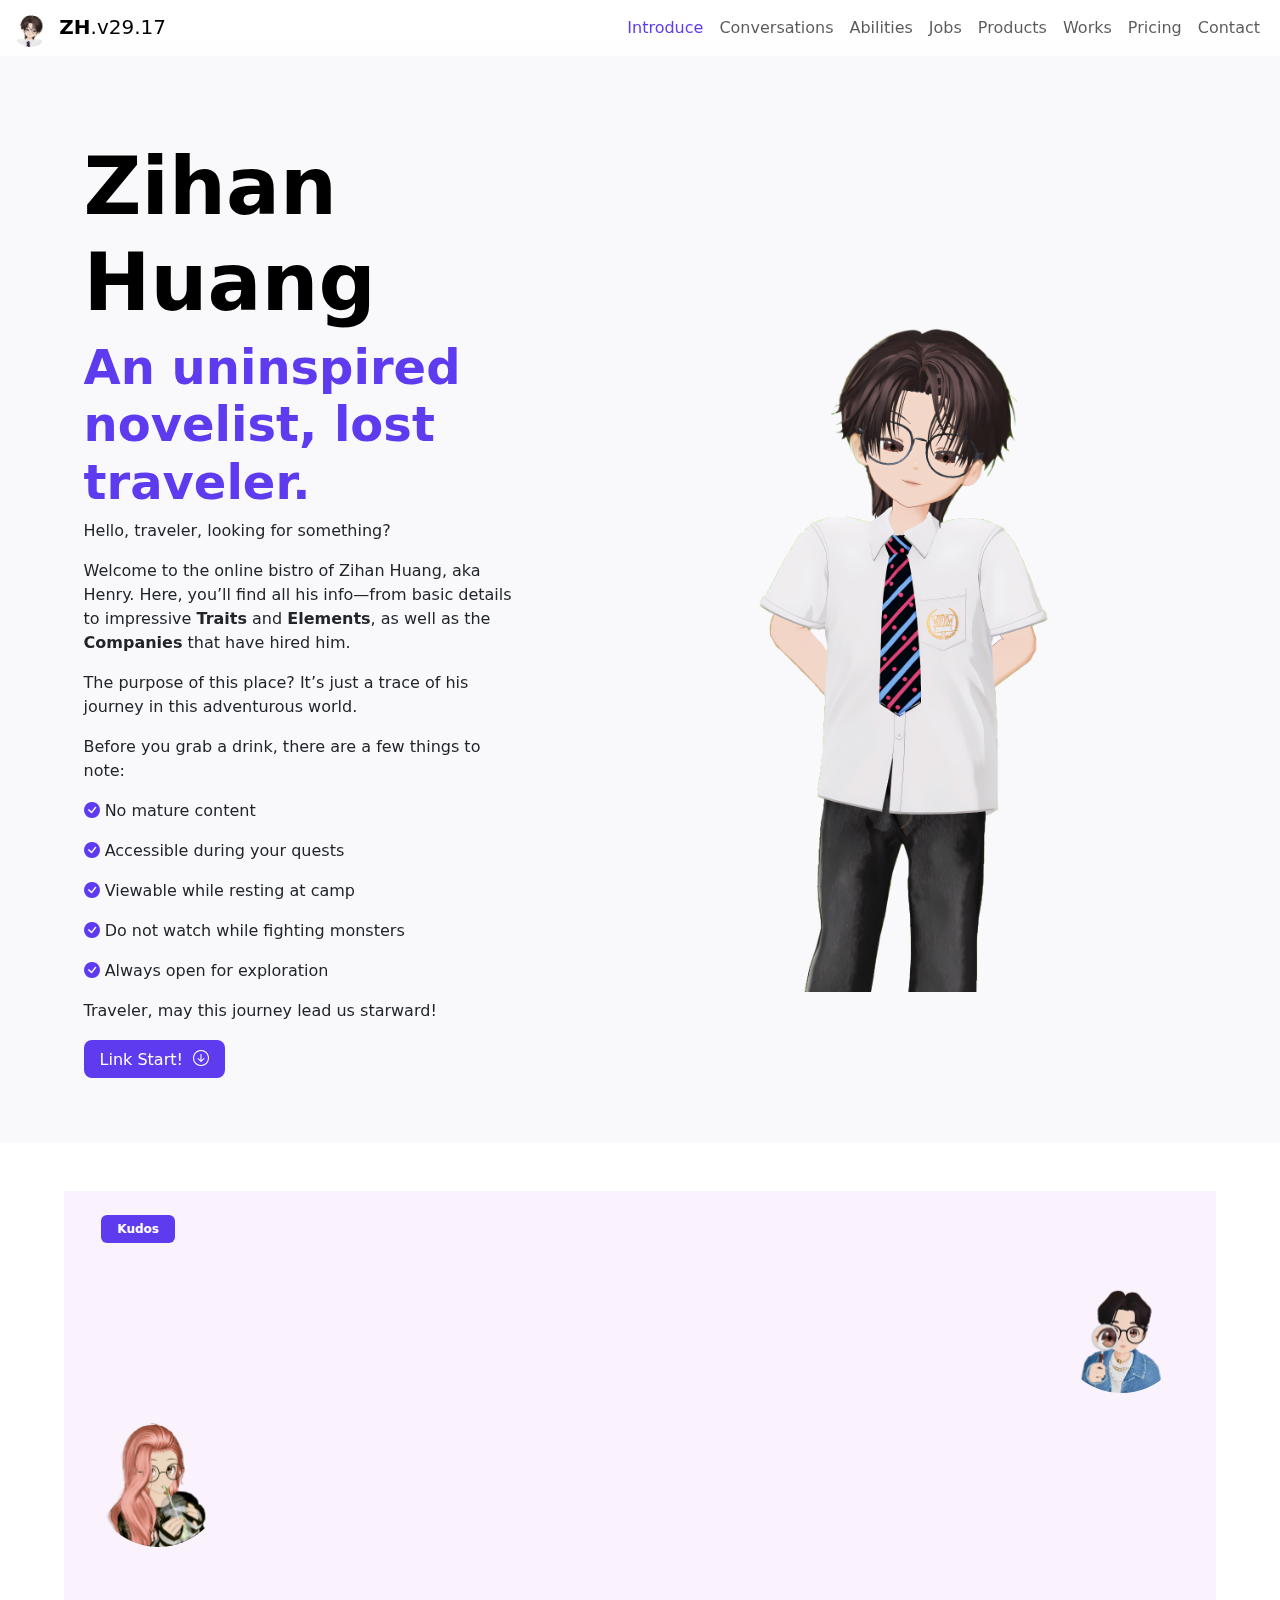
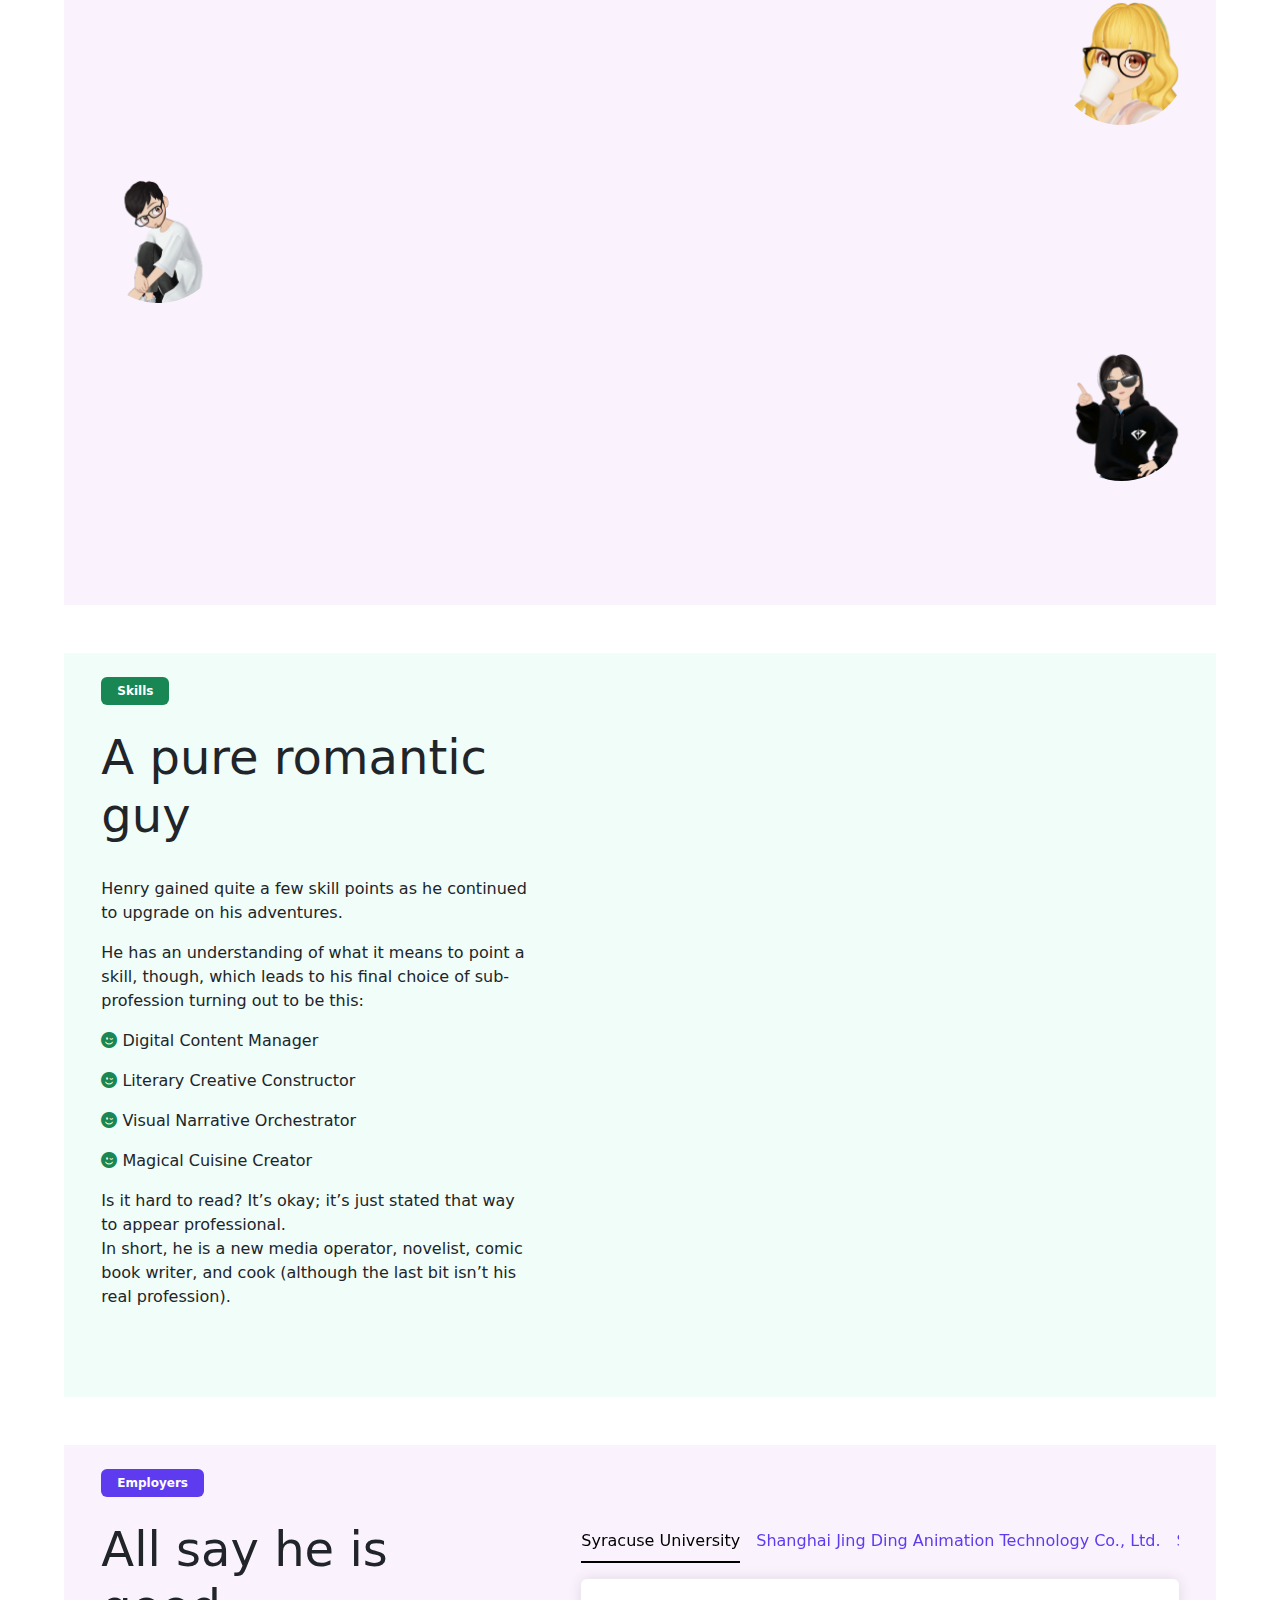
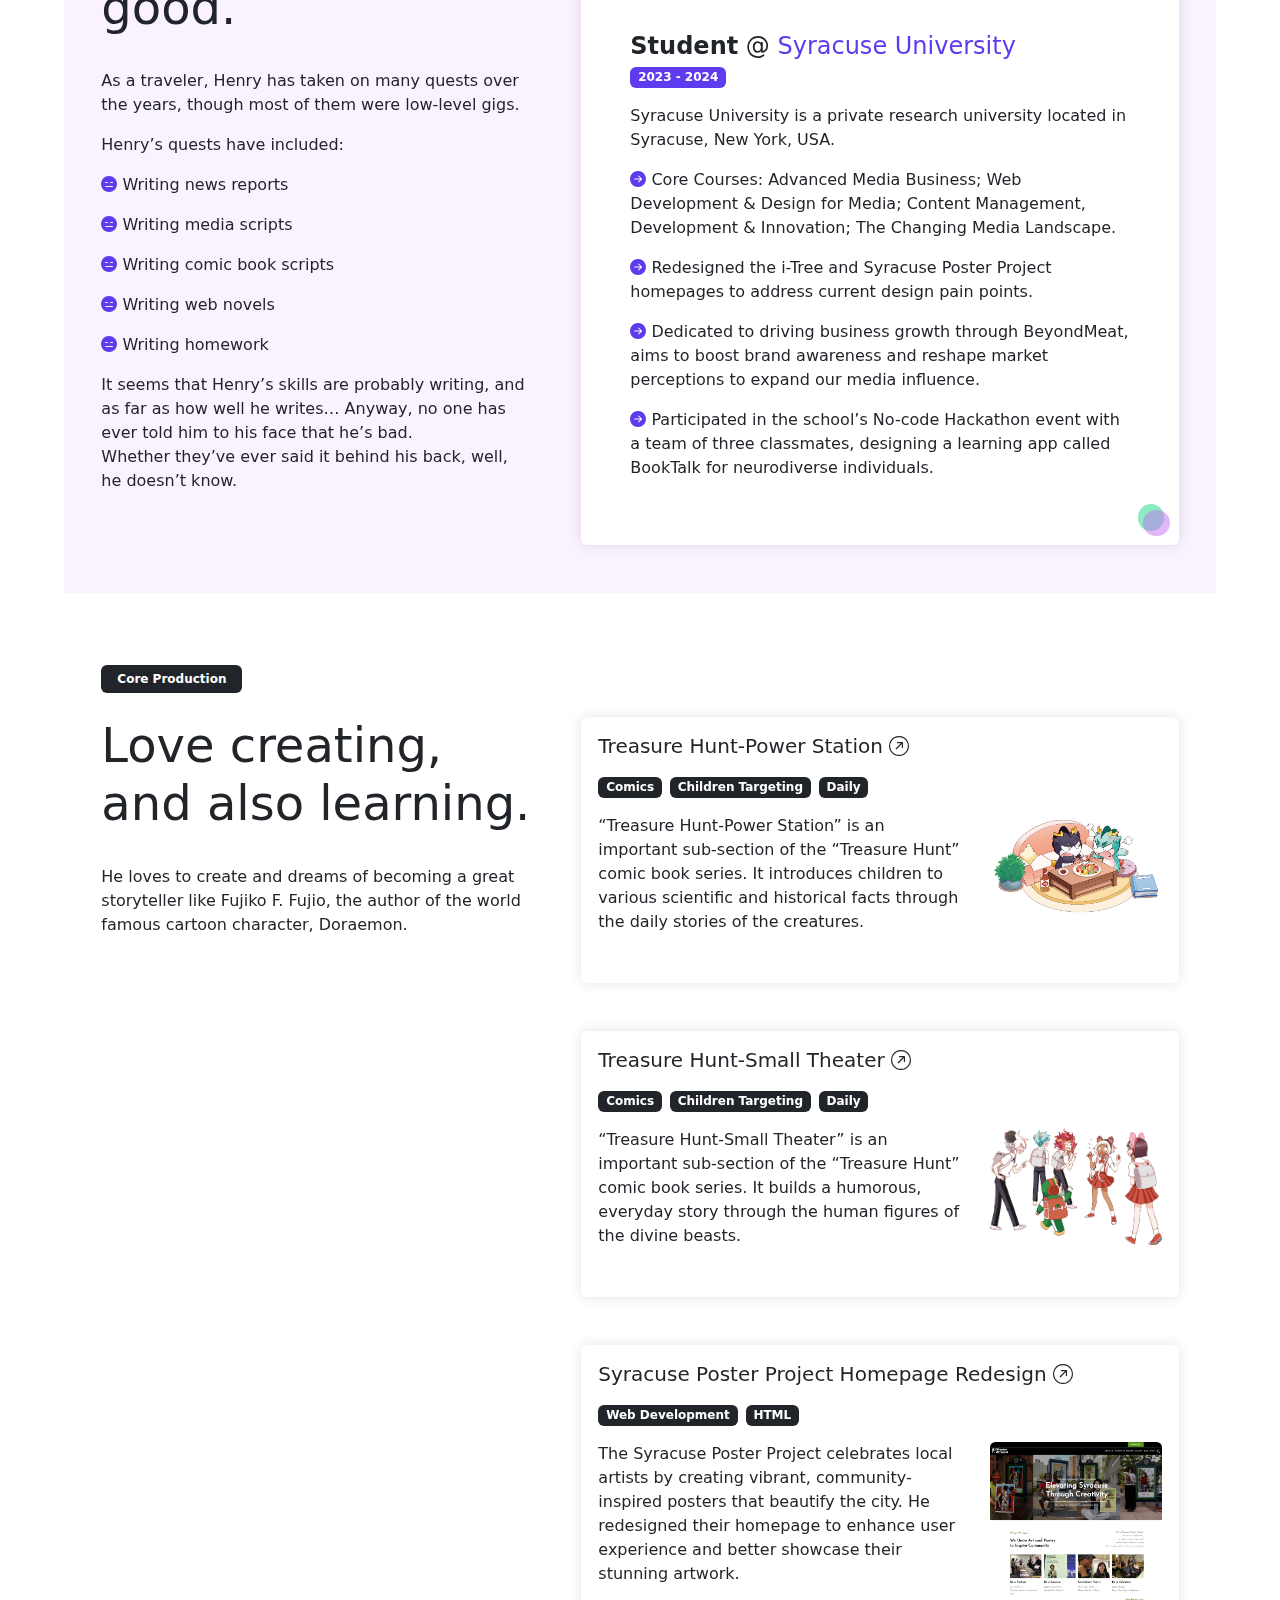
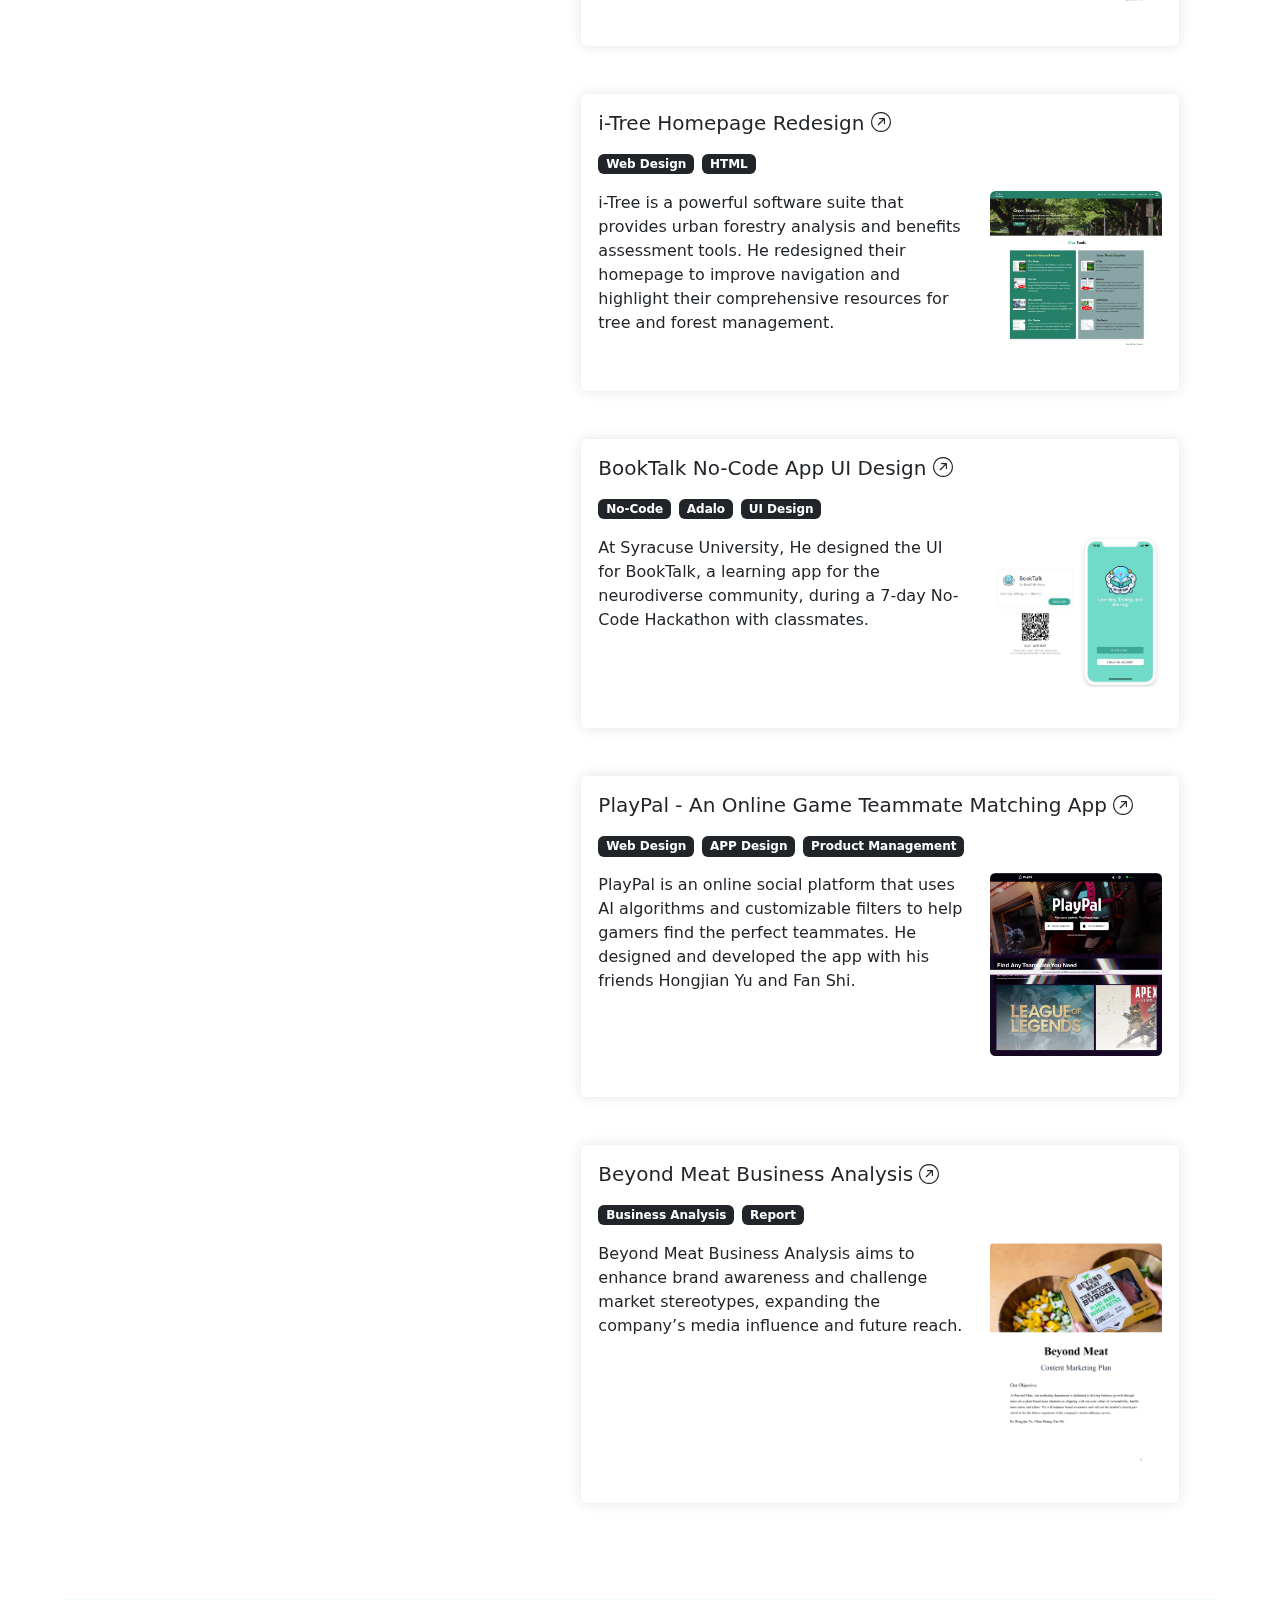
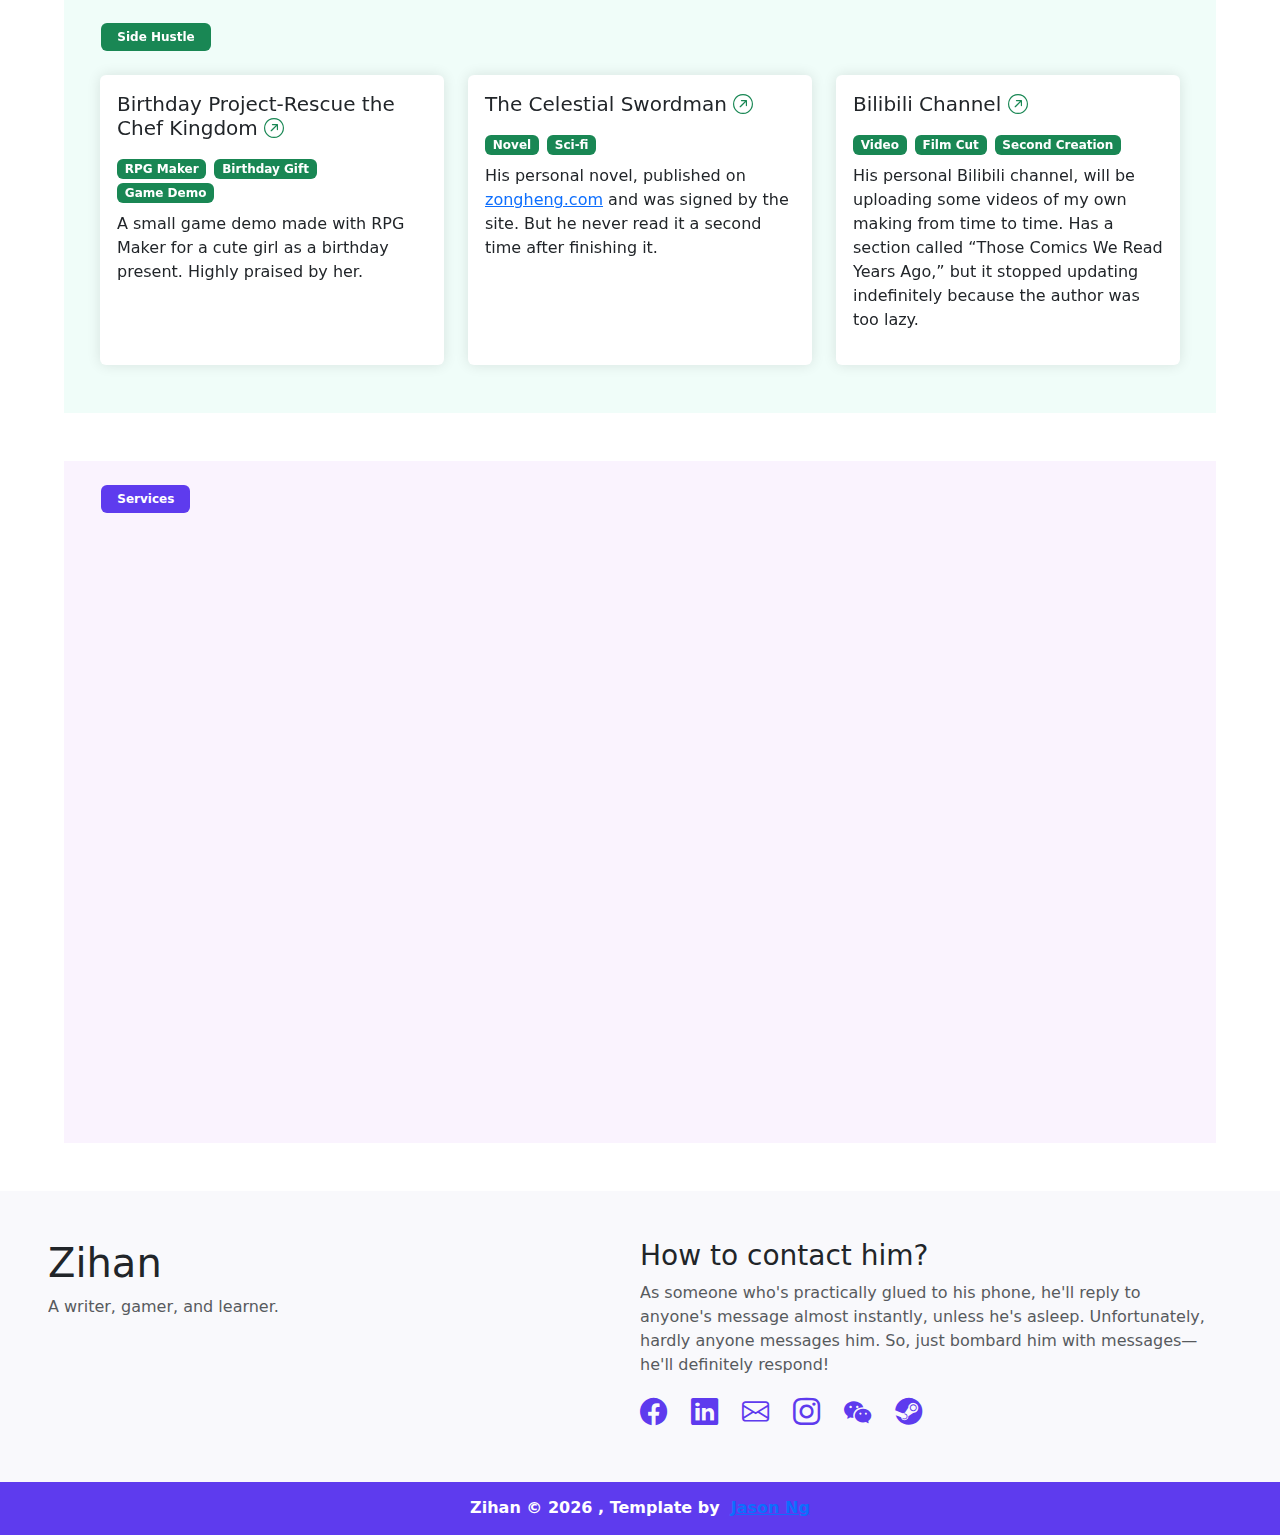
<file: docs/index.html>
<!doctype html>
<html lang="en-US">
<head>
  <meta charset="UTF-8" />
  <meta name="viewport" content="width=device-width, initial-scale=1.0">
  <meta name="description" content="Henry/Zihan's Online Bistro" />
  <title>Henry/Zihan's Online Bistro</title>
  <link rel="icon" href="logos/logo.png">
  <link rel="icon" type="image/svg+xml" href="favicon.ico">

  <style>
    .jn-spinner {
      border: 4px solid rgb(115, 17, 145);
      width: 20px;
      height: 20px;
      border-radius: 50%;
      border-left-color: transparent;
      animation: spin 1s linear infinite;
    }

    .jn-loading {
      margin-top: 30vh;
      display: flex;
      flex-direction: column;
      align-items: center;
    }

    .jn-spinner-text {
      margin-top: 10px;
      text-align: center;
    }

    .jn-spinner-text p {
      font-size: 14px;
      color: #777;
    }

    @keyframes spin {
      0% {
        transform: rotate(0deg);
      }

      100% {
        transform: rotate(360deg);
      }
    }
  </style>
  <script type="module" crossorigin src="./assets/index-Bb9QUUju.js"></script>
  <link rel="modulepreload" crossorigin href="./assets/vendor-BJv-xFCn.js">
  <link rel="stylesheet" crossorigin href="./assets/index-BizGO3c5.css">
</head>

<body>
  <div id="jn-loading" class="jn-loading">
    <div class="jn-spinner "></div>
    <div class="jn-spinner-text">
      <p>Loading...</p>
    </div>
  </div>
  <div id="app"></div>
</body>

</html>
</file>
<file: docs/assets/index-BizGO3c5.css>
@charset "UTF-8";/*!
 * Bootstrap  v5.3.3 (https://getbootstrap.com/)
 * Copyright 2011-2024 The Bootstrap Authors
 * Licensed under MIT (https://github.com/twbs/bootstrap/blob/main/LICENSE)
 */:root,[data-bs-theme=light]{--bs-blue:#0d6efd;--bs-indigo:#6610f2;--bs-purple:#6f42c1;--bs-pink:#d63384;--bs-red:#dc3545;--bs-orange:#fd7e14;--bs-yellow:#ffc107;--bs-green:#198754;--bs-teal:#20c997;--bs-cyan:#0dcaf0;--bs-black:#000;--bs-white:#fff;--bs-gray:#6c757d;--bs-gray-dark:#343a40;--bs-gray-100:#f8f9fa;--bs-gray-200:#e9ecef;--bs-gray-300:#dee2e6;--bs-gray-400:#ced4da;--bs-gray-500:#adb5bd;--bs-gray-600:#6c757d;--bs-gray-700:#495057;--bs-gray-800:#343a40;--bs-gray-900:#212529;--bs-primary:#0d6efd;--bs-secondary:#6c757d;--bs-success:#198754;--bs-info:#0dcaf0;--bs-warning:#ffc107;--bs-danger:#dc3545;--bs-light:#f8f9fa;--bs-dark:#212529;--bs-primary-rgb:13,110,253;--bs-secondary-rgb:108,117,125;--bs-success-rgb:25,135,84;--bs-info-rgb:13,202,240;--bs-warning-rgb:255,193,7;--bs-danger-rgb:220,53,69;--bs-light-rgb:248,249,250;--bs-dark-rgb:33,37,41;--bs-primary-text-emphasis:#052c65;--bs-secondary-text-emphasis:#2b2f32;--bs-success-text-emphasis:#0a3622;--bs-info-text-emphasis:#055160;--bs-warning-text-emphasis:#664d03;--bs-danger-text-emphasis:#58151c;--bs-light-text-emphasis:#495057;--bs-dark-text-emphasis:#495057;--bs-primary-bg-subtle:#cfe2ff;--bs-secondary-bg-subtle:#e2e3e5;--bs-success-bg-subtle:#d1e7dd;--bs-info-bg-subtle:#cff4fc;--bs-warning-bg-subtle:#fff3cd;--bs-danger-bg-subtle:#f8d7da;--bs-light-bg-subtle:#fcfcfd;--bs-dark-bg-subtle:#ced4da;--bs-primary-border-subtle:#9ec5fe;--bs-secondary-border-subtle:#c4c8cb;--bs-success-border-subtle:#a3cfbb;--bs-info-border-subtle:#9eeaf9;--bs-warning-border-subtle:#ffe69c;--bs-danger-border-subtle:#f1aeb5;--bs-light-border-subtle:#e9ecef;--bs-dark-border-subtle:#adb5bd;--bs-white-rgb:255,255,255;--bs-black-rgb:0,0,0;--bs-font-sans-serif:system-ui,-apple-system,"Segoe UI",Roboto,"Helvetica Neue","Noto Sans","Liberation Sans",Arial,sans-serif,"Apple Color Emoji","Segoe UI Emoji","Segoe UI Symbol","Noto Color Emoji";--bs-font-monospace:SFMono-Regular,Menlo,Monaco,Consolas,"Liberation Mono","Courier New",monospace;--bs-gradient:linear-gradient(180deg, rgba(255, 255, 255, .15), rgba(255, 255, 255, 0));--bs-body-font-family:var(--bs-font-sans-serif);--bs-body-font-size:1rem;--bs-body-font-weight:400;--bs-body-line-height:1.5;--bs-body-color:#212529;--bs-body-color-rgb:33,37,41;--bs-body-bg:#fff;--bs-body-bg-rgb:255,255,255;--bs-emphasis-color:#000;--bs-emphasis-color-rgb:0,0,0;--bs-secondary-color:rgba(33, 37, 41, .75);--bs-secondary-color-rgb:33,37,41;--bs-secondary-bg:#e9ecef;--bs-secondary-bg-rgb:233,236,239;--bs-tertiary-color:rgba(33, 37, 41, .5);--bs-tertiary-color-rgb:33,37,41;--bs-tertiary-bg:#f8f9fa;--bs-tertiary-bg-rgb:248,249,250;--bs-heading-color:inherit;--bs-link-color:#0d6efd;--bs-link-color-rgb:13,110,253;--bs-link-decoration:underline;--bs-link-hover-color:#0a58ca;--bs-link-hover-color-rgb:10,88,202;--bs-code-color:#d63384;--bs-highlight-color:#212529;--bs-highlight-bg:#fff3cd;--bs-border-width:1px;--bs-border-style:solid;--bs-border-color:#dee2e6;--bs-border-color-translucent:rgba(0, 0, 0, .175);--bs-border-radius:.375rem;--bs-border-radius-sm:.25rem;--bs-border-radius-lg:.5rem;--bs-border-radius-xl:1rem;--bs-border-radius-xxl:2rem;--bs-border-radius-2xl:var(--bs-border-radius-xxl);--bs-border-radius-pill:50rem;--bs-box-shadow:0 .5rem 1rem rgba(0, 0, 0, .15);--bs-box-shadow-sm:0 .125rem .25rem rgba(0, 0, 0, .075);--bs-box-shadow-lg:0 1rem 3rem rgba(0, 0, 0, .175);--bs-box-shadow-inset:inset 0 1px 2px rgba(0, 0, 0, .075);--bs-focus-ring-width:.25rem;--bs-focus-ring-opacity:.25;--bs-focus-ring-color:rgba(13, 110, 253, .25);--bs-form-valid-color:#198754;--bs-form-valid-border-color:#198754;--bs-form-invalid-color:#dc3545;--bs-form-invalid-border-color:#dc3545}[data-bs-theme=dark]{color-scheme:dark;--bs-body-color:#dee2e6;--bs-body-color-rgb:222,226,230;--bs-body-bg:#212529;--bs-body-bg-rgb:33,37,41;--bs-emphasis-color:#fff;--bs-emphasis-color-rgb:255,255,255;--bs-secondary-color:rgba(222, 226, 230, .75);--bs-secondary-color-rgb:222,226,230;--bs-secondary-bg:#343a40;--bs-secondary-bg-rgb:52,58,64;--bs-tertiary-color:rgba(222, 226, 230, .5);--bs-tertiary-color-rgb:222,226,230;--bs-tertiary-bg:#2b3035;--bs-tertiary-bg-rgb:43,48,53;--bs-primary-text-emphasis:#6ea8fe;--bs-secondary-text-emphasis:#a7acb1;--bs-success-text-emphasis:#75b798;--bs-info-text-emphasis:#6edff6;--bs-warning-text-emphasis:#ffda6a;--bs-danger-text-emphasis:#ea868f;--bs-light-text-emphasis:#f8f9fa;--bs-dark-text-emphasis:#dee2e6;--bs-primary-bg-subtle:#031633;--bs-secondary-bg-subtle:#161719;--bs-success-bg-subtle:#051b11;--bs-info-bg-subtle:#032830;--bs-warning-bg-subtle:#332701;--bs-danger-bg-subtle:#2c0b0e;--bs-light-bg-subtle:#343a40;--bs-dark-bg-subtle:#1a1d20;--bs-primary-border-subtle:#084298;--bs-secondary-border-subtle:#41464b;--bs-success-border-subtle:#0f5132;--bs-info-border-subtle:#087990;--bs-warning-border-subtle:#997404;--bs-danger-border-subtle:#842029;--bs-light-border-subtle:#495057;--bs-dark-border-subtle:#343a40;--bs-heading-color:inherit;--bs-link-color:#6ea8fe;--bs-link-hover-color:#8bb9fe;--bs-link-color-rgb:110,168,254;--bs-link-hover-color-rgb:139,185,254;--bs-code-color:#e685b5;--bs-highlight-color:#dee2e6;--bs-highlight-bg:#664d03;--bs-border-color:#495057;--bs-border-color-translucent:rgba(255, 255, 255, .15);--bs-form-valid-color:#75b798;--bs-form-valid-border-color:#75b798;--bs-form-invalid-color:#ea868f;--bs-form-invalid-border-color:#ea868f}*,:after,:before{box-sizing:border-box}@media (prefers-reduced-motion:no-preference){:root{scroll-behavior:smooth}}body{margin:0;font-family:var(--bs-body-font-family);font-size:var(--bs-body-font-size);font-weight:var(--bs-body-font-weight);line-height:var(--bs-body-line-height);color:var(--bs-body-color);text-align:var(--bs-body-text-align);background-color:var(--bs-body-bg);-webkit-text-size-adjust:100%;-webkit-tap-highlight-color:transparent}hr{margin:1rem 0;color:inherit;border:0;border-top:var(--bs-border-width) solid;opacity:.25}.h1,.h2,.h3,.h4,.h5,.h6,h1,h2,h3,h4,h5,h6{margin-top:0;margin-bottom:.5rem;font-weight:500;line-height:1.2;color:var(--bs-heading-color)}.h1,h1{font-size:calc(1.375rem + 1.5vw)}@media (min-width:1200px){.h1,h1{font-size:2.5rem}}.h2,h2{font-size:calc(1.325rem + .9vw)}@media (min-width:1200px){.h2,h2{font-size:2rem}}.h3,h3{font-size:calc(1.3rem + .6vw)}@media (min-width:1200px){.h3,h3{font-size:1.75rem}}.h4,h4{font-size:calc(1.275rem + .3vw)}@media (min-width:1200px){.h4,h4{font-size:1.5rem}}.h5,h5{font-size:1.25rem}.h6,h6{font-size:1rem}p{margin-top:0;margin-bottom:1rem}abbr[title]{-webkit-text-decoration:underline dotted;text-decoration:underline dotted;cursor:help;-webkit-text-decoration-skip-ink:none;text-decoration-skip-ink:none}address{margin-bottom:1rem;font-style:normal;line-height:inherit}ol,ul{padding-left:2rem}dl,ol,ul{margin-top:0;margin-bottom:1rem}ol ol,ol ul,ul ol,ul ul{margin-bottom:0}dt{font-weight:700}dd{margin-bottom:.5rem;margin-left:0}blockquote{margin:0 0 1rem}b,strong{font-weight:bolder}.small,small{font-size:.875em}.mark,mark{padding:.1875em;color:var(--bs-highlight-color);background-color:var(--bs-highlight-bg)}sub,sup{position:relative;font-size:.75em;line-height:0;vertical-align:baseline}sub{bottom:-.25em}sup{top:-.5em}a{color:rgba(var(--bs-link-color-rgb),var(--bs-link-opacity,1));text-decoration:underline}a:hover{--bs-link-color-rgb:var(--bs-link-hover-color-rgb)}a:not([href]):not([class]),a:not([href]):not([class]):hover{color:inherit;text-decoration:none}code,kbd,pre,samp{font-family:var(--bs-font-monospace);font-size:1em}pre{display:block;margin-top:0;margin-bottom:1rem;overflow:auto;font-size:.875em}pre code{font-size:inherit;color:inherit;word-break:normal}code{font-size:.875em;color:var(--bs-code-color);word-wrap:break-word}a>code{color:inherit}kbd{padding:.1875rem .375rem;font-size:.875em;color:var(--bs-body-bg);background-color:var(--bs-body-color);border-radius:.25rem}kbd kbd{padding:0;font-size:1em}figure{margin:0 0 1rem}img,svg{vertical-align:middle}table{caption-side:bottom;border-collapse:collapse}caption{padding-top:.5rem;padding-bottom:.5rem;color:var(--bs-secondary-color);text-align:left}th{text-align:inherit;text-align:-webkit-match-parent}tbody,td,tfoot,th,thead,tr{border-color:inherit;border-style:solid;border-width:0}label{display:inline-block}button{border-radius:0}button:focus:not(:focus-visible){outline:0}button,input,optgroup,select,textarea{margin:0;font-family:inherit;font-size:inherit;line-height:inherit}button,select{text-transform:none}[role=button]{cursor:pointer}select{word-wrap:normal}select:disabled{opacity:1}[list]:not([type=date]):not([type=datetime-local]):not([type=month]):not([type=week]):not([type=time])::-webkit-calendar-picker-indicator{display:none!important}[type=button],[type=reset],[type=submit],button{-webkit-appearance:button}[type=button]:not(:disabled),[type=reset]:not(:disabled),[type=submit]:not(:disabled),button:not(:disabled){cursor:pointer}::-moz-focus-inner{padding:0;border-style:none}textarea{resize:vertical}fieldset{min-width:0;padding:0;margin:0;border:0}legend{float:left;width:100%;padding:0;margin-bottom:.5rem;font-size:calc(1.275rem + .3vw);line-height:inherit}@media (min-width:1200px){legend{font-size:1.5rem}}legend+*{clear:left}::-webkit-datetime-edit-day-field,::-webkit-datetime-edit-fields-wrapper,::-webkit-datetime-edit-hour-field,::-webkit-datetime-edit-minute,::-webkit-datetime-edit-month-field,::-webkit-datetime-edit-text,::-webkit-datetime-edit-year-field{padding:0}::-webkit-inner-spin-button{height:auto}[type=search]{-webkit-appearance:textfield;outline-offset:-2px}::-webkit-search-decoration{-webkit-appearance:none}::-webkit-color-swatch-wrapper{padding:0}::-webkit-file-upload-button{font:inherit;-webkit-appearance:button}::file-selector-button{font:inherit;-webkit-appearance:button}output{display:inline-block}iframe{border:0}summary{display:list-item;cursor:pointer}progress{vertical-align:baseline}[hidden]{display:none!important}.lead{font-size:1.25rem;font-weight:300}.display-1{font-size:calc(1.625rem + 4.5vw);font-weight:300;line-height:1.2}@media (min-width:1200px){.display-1{font-size:5rem}}.display-2{font-size:calc(1.575rem + 3.9vw);font-weight:300;line-height:1.2}@media (min-width:1200px){.display-2{font-size:4.5rem}}.display-3{font-size:calc(1.525rem + 3.3vw);font-weight:300;line-height:1.2}@media (min-width:1200px){.display-3{font-size:4rem}}.display-4{font-size:calc(1.475rem + 2.7vw);font-weight:300;line-height:1.2}@media (min-width:1200px){.display-4{font-size:3.5rem}}.display-5{font-size:calc(1.425rem + 2.1vw);font-weight:300;line-height:1.2}@media (min-width:1200px){.display-5{font-size:3rem}}.display-6{font-size:calc(1.375rem + 1.5vw);font-weight:300;line-height:1.2}@media (min-width:1200px){.display-6{font-size:2.5rem}}.list-unstyled,.list-inline{padding-left:0;list-style:none}.list-inline-item{display:inline-block}.list-inline-item:not(:last-child){margin-right:.5rem}.initialism{font-size:.875em;text-transform:uppercase}.blockquote{margin-bottom:1rem;font-size:1.25rem}.blockquote>:last-child{margin-bottom:0}.blockquote-footer{margin-top:-1rem;margin-bottom:1rem;font-size:.875em;color:#6c757d}.blockquote-footer:before{content:"— "}.img-fluid{max-width:100%;height:auto}.img-thumbnail{padding:.25rem;background-color:var(--bs-body-bg);border:var(--bs-border-width) solid var(--bs-border-color);border-radius:var(--bs-border-radius);max-width:100%;height:auto}.figure{display:inline-block}.figure-img{margin-bottom:.5rem;line-height:1}.figure-caption{font-size:.875em;color:var(--bs-secondary-color)}.container,.container-fluid,.container-lg,.container-md,.container-sm,.container-xl,.container-xxl{--bs-gutter-x:1.5rem;--bs-gutter-y:0;width:100%;padding-right:calc(var(--bs-gutter-x) * .5);padding-left:calc(var(--bs-gutter-x) * .5);margin-right:auto;margin-left:auto}@media (min-width:576px){.container,.container-sm{max-width:540px}}@media (min-width:768px){.container,.container-md,.container-sm{max-width:720px}}@media (min-width:992px){.container,.container-lg,.container-md,.container-sm{max-width:960px}}@media (min-width:1200px){.container,.container-lg,.container-md,.container-sm,.container-xl{max-width:1140px}}@media (min-width:1400px){.container,.container-lg,.container-md,.container-sm,.container-xl,.container-xxl{max-width:1320px}}:root{--bs-breakpoint-xs:0;--bs-breakpoint-sm:576px;--bs-breakpoint-md:768px;--bs-breakpoint-lg:992px;--bs-breakpoint-xl:1200px;--bs-breakpoint-xxl:1400px}.row{--bs-gutter-x:1.5rem;--bs-gutter-y:0;display:flex;flex-wrap:wrap;margin-top:calc(-1 * var(--bs-gutter-y));margin-right:calc(-.5 * var(--bs-gutter-x));margin-left:calc(-.5 * var(--bs-gutter-x))}.row>*{flex-shrink:0;width:100%;max-width:100%;padding-right:calc(var(--bs-gutter-x) * .5);padding-left:calc(var(--bs-gutter-x) * .5);margin-top:var(--bs-gutter-y)}.col{flex:1 0 0%}.row-cols-auto>*{flex:0 0 auto;width:auto}.row-cols-1>*{flex:0 0 auto;width:100%}.row-cols-2>*{flex:0 0 auto;width:50%}.row-cols-3>*{flex:0 0 auto;width:33.33333333%}.row-cols-4>*{flex:0 0 auto;width:25%}.row-cols-5>*{flex:0 0 auto;width:20%}.row-cols-6>*{flex:0 0 auto;width:16.66666667%}.col-auto{flex:0 0 auto;width:auto}.col-1{flex:0 0 auto;width:8.33333333%}.col-2{flex:0 0 auto;width:16.66666667%}.col-3{flex:0 0 auto;width:25%}.col-4{flex:0 0 auto;width:33.33333333%}.col-5{flex:0 0 auto;width:41.66666667%}.col-6{flex:0 0 auto;width:50%}.col-7{flex:0 0 auto;width:58.33333333%}.col-8{flex:0 0 auto;width:66.66666667%}.col-9{flex:0 0 auto;width:75%}.col-10{flex:0 0 auto;width:83.33333333%}.col-11{flex:0 0 auto;width:91.66666667%}.col-12{flex:0 0 auto;width:100%}.offset-1{margin-left:8.33333333%}.offset-2{margin-left:16.66666667%}.offset-3{margin-left:25%}.offset-4{margin-left:33.33333333%}.offset-5{margin-left:41.66666667%}.offset-6{margin-left:50%}.offset-7{margin-left:58.33333333%}.offset-8{margin-left:66.66666667%}.offset-9{margin-left:75%}.offset-10{margin-left:83.33333333%}.offset-11{margin-left:91.66666667%}.g-0,.gx-0{--bs-gutter-x:0}.g-0,.gy-0{--bs-gutter-y:0}.g-1,.gx-1{--bs-gutter-x:.25rem}.g-1,.gy-1{--bs-gutter-y:.25rem}.g-2,.gx-2{--bs-gutter-x:.5rem}.g-2,.gy-2{--bs-gutter-y:.5rem}.g-3,.gx-3{--bs-gutter-x:1rem}.g-3,.gy-3{--bs-gutter-y:1rem}.g-4,.gx-4{--bs-gutter-x:1.5rem}.g-4,.gy-4{--bs-gutter-y:1.5rem}.g-5,.gx-5{--bs-gutter-x:3rem}.g-5,.gy-5{--bs-gutter-y:3rem}@media (min-width:576px){.col-sm{flex:1 0 0%}.row-cols-sm-auto>*{flex:0 0 auto;width:auto}.row-cols-sm-1>*{flex:0 0 auto;width:100%}.row-cols-sm-2>*{flex:0 0 auto;width:50%}.row-cols-sm-3>*{flex:0 0 auto;width:33.33333333%}.row-cols-sm-4>*{flex:0 0 auto;width:25%}.row-cols-sm-5>*{flex:0 0 auto;width:20%}.row-cols-sm-6>*{flex:0 0 auto;width:16.66666667%}.col-sm-auto{flex:0 0 auto;width:auto}.col-sm-1{flex:0 0 auto;width:8.33333333%}.col-sm-2{flex:0 0 auto;width:16.66666667%}.col-sm-3{flex:0 0 auto;width:25%}.col-sm-4{flex:0 0 auto;width:33.33333333%}.col-sm-5{flex:0 0 auto;width:41.66666667%}.col-sm-6{flex:0 0 auto;width:50%}.col-sm-7{flex:0 0 auto;width:58.33333333%}.col-sm-8{flex:0 0 auto;width:66.66666667%}.col-sm-9{flex:0 0 auto;width:75%}.col-sm-10{flex:0 0 auto;width:83.33333333%}.col-sm-11{flex:0 0 auto;width:91.66666667%}.col-sm-12{flex:0 0 auto;width:100%}.offset-sm-0{margin-left:0}.offset-sm-1{margin-left:8.33333333%}.offset-sm-2{margin-left:16.66666667%}.offset-sm-3{margin-left:25%}.offset-sm-4{margin-left:33.33333333%}.offset-sm-5{margin-left:41.66666667%}.offset-sm-6{margin-left:50%}.offset-sm-7{margin-left:58.33333333%}.offset-sm-8{margin-left:66.66666667%}.offset-sm-9{margin-left:75%}.offset-sm-10{margin-left:83.33333333%}.offset-sm-11{margin-left:91.66666667%}.g-sm-0,.gx-sm-0{--bs-gutter-x:0}.g-sm-0,.gy-sm-0{--bs-gutter-y:0}.g-sm-1,.gx-sm-1{--bs-gutter-x:.25rem}.g-sm-1,.gy-sm-1{--bs-gutter-y:.25rem}.g-sm-2,.gx-sm-2{--bs-gutter-x:.5rem}.g-sm-2,.gy-sm-2{--bs-gutter-y:.5rem}.g-sm-3,.gx-sm-3{--bs-gutter-x:1rem}.g-sm-3,.gy-sm-3{--bs-gutter-y:1rem}.g-sm-4,.gx-sm-4{--bs-gutter-x:1.5rem}.g-sm-4,.gy-sm-4{--bs-gutter-y:1.5rem}.g-sm-5,.gx-sm-5{--bs-gutter-x:3rem}.g-sm-5,.gy-sm-5{--bs-gutter-y:3rem}}@media (min-width:768px){.col-md{flex:1 0 0%}.row-cols-md-auto>*{flex:0 0 auto;width:auto}.row-cols-md-1>*{flex:0 0 auto;width:100%}.row-cols-md-2>*{flex:0 0 auto;width:50%}.row-cols-md-3>*{flex:0 0 auto;width:33.33333333%}.row-cols-md-4>*{flex:0 0 auto;width:25%}.row-cols-md-5>*{flex:0 0 auto;width:20%}.row-cols-md-6>*{flex:0 0 auto;width:16.66666667%}.col-md-auto{flex:0 0 auto;width:auto}.col-md-1{flex:0 0 auto;width:8.33333333%}.col-md-2{flex:0 0 auto;width:16.66666667%}.col-md-3{flex:0 0 auto;width:25%}.col-md-4{flex:0 0 auto;width:33.33333333%}.col-md-5{flex:0 0 auto;width:41.66666667%}.col-md-6{flex:0 0 auto;width:50%}.col-md-7{flex:0 0 auto;width:58.33333333%}.col-md-8{flex:0 0 auto;width:66.66666667%}.col-md-9{flex:0 0 auto;width:75%}.col-md-10{flex:0 0 auto;width:83.33333333%}.col-md-11{flex:0 0 auto;width:91.66666667%}.col-md-12{flex:0 0 auto;width:100%}.offset-md-0{margin-left:0}.offset-md-1{margin-left:8.33333333%}.offset-md-2{margin-left:16.66666667%}.offset-md-3{margin-left:25%}.offset-md-4{margin-left:33.33333333%}.offset-md-5{margin-left:41.66666667%}.offset-md-6{margin-left:50%}.offset-md-7{margin-left:58.33333333%}.offset-md-8{margin-left:66.66666667%}.offset-md-9{margin-left:75%}.offset-md-10{margin-left:83.33333333%}.offset-md-11{margin-left:91.66666667%}.g-md-0,.gx-md-0{--bs-gutter-x:0}.g-md-0,.gy-md-0{--bs-gutter-y:0}.g-md-1,.gx-md-1{--bs-gutter-x:.25rem}.g-md-1,.gy-md-1{--bs-gutter-y:.25rem}.g-md-2,.gx-md-2{--bs-gutter-x:.5rem}.g-md-2,.gy-md-2{--bs-gutter-y:.5rem}.g-md-3,.gx-md-3{--bs-gutter-x:1rem}.g-md-3,.gy-md-3{--bs-gutter-y:1rem}.g-md-4,.gx-md-4{--bs-gutter-x:1.5rem}.g-md-4,.gy-md-4{--bs-gutter-y:1.5rem}.g-md-5,.gx-md-5{--bs-gutter-x:3rem}.g-md-5,.gy-md-5{--bs-gutter-y:3rem}}@media (min-width:992px){.col-lg{flex:1 0 0%}.row-cols-lg-auto>*{flex:0 0 auto;width:auto}.row-cols-lg-1>*{flex:0 0 auto;width:100%}.row-cols-lg-2>*{flex:0 0 auto;width:50%}.row-cols-lg-3>*{flex:0 0 auto;width:33.33333333%}.row-cols-lg-4>*{flex:0 0 auto;width:25%}.row-cols-lg-5>*{flex:0 0 auto;width:20%}.row-cols-lg-6>*{flex:0 0 auto;width:16.66666667%}.col-lg-auto{flex:0 0 auto;width:auto}.col-lg-1{flex:0 0 auto;width:8.33333333%}.col-lg-2{flex:0 0 auto;width:16.66666667%}.col-lg-3{flex:0 0 auto;width:25%}.col-lg-4{flex:0 0 auto;width:33.33333333%}.col-lg-5{flex:0 0 auto;width:41.66666667%}.col-lg-6{flex:0 0 auto;width:50%}.col-lg-7{flex:0 0 auto;width:58.33333333%}.col-lg-8{flex:0 0 auto;width:66.66666667%}.col-lg-9{flex:0 0 auto;width:75%}.col-lg-10{flex:0 0 auto;width:83.33333333%}.col-lg-11{flex:0 0 auto;width:91.66666667%}.col-lg-12{flex:0 0 auto;width:100%}.offset-lg-0{margin-left:0}.offset-lg-1{margin-left:8.33333333%}.offset-lg-2{margin-left:16.66666667%}.offset-lg-3{margin-left:25%}.offset-lg-4{margin-left:33.33333333%}.offset-lg-5{margin-left:41.66666667%}.offset-lg-6{margin-left:50%}.offset-lg-7{margin-left:58.33333333%}.offset-lg-8{margin-left:66.66666667%}.offset-lg-9{margin-left:75%}.offset-lg-10{margin-left:83.33333333%}.offset-lg-11{margin-left:91.66666667%}.g-lg-0,.gx-lg-0{--bs-gutter-x:0}.g-lg-0,.gy-lg-0{--bs-gutter-y:0}.g-lg-1,.gx-lg-1{--bs-gutter-x:.25rem}.g-lg-1,.gy-lg-1{--bs-gutter-y:.25rem}.g-lg-2,.gx-lg-2{--bs-gutter-x:.5rem}.g-lg-2,.gy-lg-2{--bs-gutter-y:.5rem}.g-lg-3,.gx-lg-3{--bs-gutter-x:1rem}.g-lg-3,.gy-lg-3{--bs-gutter-y:1rem}.g-lg-4,.gx-lg-4{--bs-gutter-x:1.5rem}.g-lg-4,.gy-lg-4{--bs-gutter-y:1.5rem}.g-lg-5,.gx-lg-5{--bs-gutter-x:3rem}.g-lg-5,.gy-lg-5{--bs-gutter-y:3rem}}@media (min-width:1200px){.col-xl{flex:1 0 0%}.row-cols-xl-auto>*{flex:0 0 auto;width:auto}.row-cols-xl-1>*{flex:0 0 auto;width:100%}.row-cols-xl-2>*{flex:0 0 auto;width:50%}.row-cols-xl-3>*{flex:0 0 auto;width:33.33333333%}.row-cols-xl-4>*{flex:0 0 auto;width:25%}.row-cols-xl-5>*{flex:0 0 auto;width:20%}.row-cols-xl-6>*{flex:0 0 auto;width:16.66666667%}.col-xl-auto{flex:0 0 auto;width:auto}.col-xl-1{flex:0 0 auto;width:8.33333333%}.col-xl-2{flex:0 0 auto;width:16.66666667%}.col-xl-3{flex:0 0 auto;width:25%}.col-xl-4{flex:0 0 auto;width:33.33333333%}.col-xl-5{flex:0 0 auto;width:41.66666667%}.col-xl-6{flex:0 0 auto;width:50%}.col-xl-7{flex:0 0 auto;width:58.33333333%}.col-xl-8{flex:0 0 auto;width:66.66666667%}.col-xl-9{flex:0 0 auto;width:75%}.col-xl-10{flex:0 0 auto;width:83.33333333%}.col-xl-11{flex:0 0 auto;width:91.66666667%}.col-xl-12{flex:0 0 auto;width:100%}.offset-xl-0{margin-left:0}.offset-xl-1{margin-left:8.33333333%}.offset-xl-2{margin-left:16.66666667%}.offset-xl-3{margin-left:25%}.offset-xl-4{margin-left:33.33333333%}.offset-xl-5{margin-left:41.66666667%}.offset-xl-6{margin-left:50%}.offset-xl-7{margin-left:58.33333333%}.offset-xl-8{margin-left:66.66666667%}.offset-xl-9{margin-left:75%}.offset-xl-10{margin-left:83.33333333%}.offset-xl-11{margin-left:91.66666667%}.g-xl-0,.gx-xl-0{--bs-gutter-x:0}.g-xl-0,.gy-xl-0{--bs-gutter-y:0}.g-xl-1,.gx-xl-1{--bs-gutter-x:.25rem}.g-xl-1,.gy-xl-1{--bs-gutter-y:.25rem}.g-xl-2,.gx-xl-2{--bs-gutter-x:.5rem}.g-xl-2,.gy-xl-2{--bs-gutter-y:.5rem}.g-xl-3,.gx-xl-3{--bs-gutter-x:1rem}.g-xl-3,.gy-xl-3{--bs-gutter-y:1rem}.g-xl-4,.gx-xl-4{--bs-gutter-x:1.5rem}.g-xl-4,.gy-xl-4{--bs-gutter-y:1.5rem}.g-xl-5,.gx-xl-5{--bs-gutter-x:3rem}.g-xl-5,.gy-xl-5{--bs-gutter-y:3rem}}@media (min-width:1400px){.col-xxl{flex:1 0 0%}.row-cols-xxl-auto>*{flex:0 0 auto;width:auto}.row-cols-xxl-1>*{flex:0 0 auto;width:100%}.row-cols-xxl-2>*{flex:0 0 auto;width:50%}.row-cols-xxl-3>*{flex:0 0 auto;width:33.33333333%}.row-cols-xxl-4>*{flex:0 0 auto;width:25%}.row-cols-xxl-5>*{flex:0 0 auto;width:20%}.row-cols-xxl-6>*{flex:0 0 auto;width:16.66666667%}.col-xxl-auto{flex:0 0 auto;width:auto}.col-xxl-1{flex:0 0 auto;width:8.33333333%}.col-xxl-2{flex:0 0 auto;width:16.66666667%}.col-xxl-3{flex:0 0 auto;width:25%}.col-xxl-4{flex:0 0 auto;width:33.33333333%}.col-xxl-5{flex:0 0 auto;width:41.66666667%}.col-xxl-6{flex:0 0 auto;width:50%}.col-xxl-7{flex:0 0 auto;width:58.33333333%}.col-xxl-8{flex:0 0 auto;width:66.66666667%}.col-xxl-9{flex:0 0 auto;width:75%}.col-xxl-10{flex:0 0 auto;width:83.33333333%}.col-xxl-11{flex:0 0 auto;width:91.66666667%}.col-xxl-12{flex:0 0 auto;width:100%}.offset-xxl-0{margin-left:0}.offset-xxl-1{margin-left:8.33333333%}.offset-xxl-2{margin-left:16.66666667%}.offset-xxl-3{margin-left:25%}.offset-xxl-4{margin-left:33.33333333%}.offset-xxl-5{margin-left:41.66666667%}.offset-xxl-6{margin-left:50%}.offset-xxl-7{margin-left:58.33333333%}.offset-xxl-8{margin-left:66.66666667%}.offset-xxl-9{margin-left:75%}.offset-xxl-10{margin-left:83.33333333%}.offset-xxl-11{margin-left:91.66666667%}.g-xxl-0,.gx-xxl-0{--bs-gutter-x:0}.g-xxl-0,.gy-xxl-0{--bs-gutter-y:0}.g-xxl-1,.gx-xxl-1{--bs-gutter-x:.25rem}.g-xxl-1,.gy-xxl-1{--bs-gutter-y:.25rem}.g-xxl-2,.gx-xxl-2{--bs-gutter-x:.5rem}.g-xxl-2,.gy-xxl-2{--bs-gutter-y:.5rem}.g-xxl-3,.gx-xxl-3{--bs-gutter-x:1rem}.g-xxl-3,.gy-xxl-3{--bs-gutter-y:1rem}.g-xxl-4,.gx-xxl-4{--bs-gutter-x:1.5rem}.g-xxl-4,.gy-xxl-4{--bs-gutter-y:1.5rem}.g-xxl-5,.gx-xxl-5{--bs-gutter-x:3rem}.g-xxl-5,.gy-xxl-5{--bs-gutter-y:3rem}}.table{--bs-table-color-type:initial;--bs-table-bg-type:initial;--bs-table-color-state:initial;--bs-table-bg-state:initial;--bs-table-color:var(--bs-emphasis-color);--bs-table-bg:var(--bs-body-bg);--bs-table-border-color:var(--bs-border-color);--bs-table-accent-bg:transparent;--bs-table-striped-color:var(--bs-emphasis-color);--bs-table-striped-bg:rgba(var(--bs-emphasis-color-rgb), .05);--bs-table-active-color:var(--bs-emphasis-color);--bs-table-active-bg:rgba(var(--bs-emphasis-color-rgb), .1);--bs-table-hover-color:var(--bs-emphasis-color);--bs-table-hover-bg:rgba(var(--bs-emphasis-color-rgb), .075);width:100%;margin-bottom:1rem;vertical-align:top;border-color:var(--bs-table-border-color)}.table>:not(caption)>*>*{padding:.5rem;color:var(--bs-table-color-state,var(--bs-table-color-type,var(--bs-table-color)));background-color:var(--bs-table-bg);border-bottom-width:var(--bs-border-width);box-shadow:inset 0 0 0 9999px var(--bs-table-bg-state,var(--bs-table-bg-type,var(--bs-table-accent-bg)))}.table>tbody{vertical-align:inherit}.table>thead{vertical-align:bottom}.table-group-divider{border-top:calc(var(--bs-border-width) * 2) solid currentcolor}.caption-top{caption-side:top}.table-sm>:not(caption)>*>*{padding:.25rem}.table-bordered>:not(caption)>*{border-width:var(--bs-border-width) 0}.table-bordered>:not(caption)>*>*{border-width:0 var(--bs-border-width)}.table-borderless>:not(caption)>*>*{border-bottom-width:0}.table-borderless>:not(:first-child){border-top-width:0}.table-striped>tbody>tr:nth-of-type(odd)>*{--bs-table-color-type:var(--bs-table-striped-color);--bs-table-bg-type:var(--bs-table-striped-bg)}.table-striped-columns>:not(caption)>tr>:nth-child(2n){--bs-table-color-type:var(--bs-table-striped-color);--bs-table-bg-type:var(--bs-table-striped-bg)}.table-active{--bs-table-color-state:var(--bs-table-active-color);--bs-table-bg-state:var(--bs-table-active-bg)}.table-hover>tbody>tr:hover>*{--bs-table-color-state:var(--bs-table-hover-color);--bs-table-bg-state:var(--bs-table-hover-bg)}.table-primary{--bs-table-color:#000;--bs-table-bg:#cfe2ff;--bs-table-border-color:#a6b5cc;--bs-table-striped-bg:#c5d7f2;--bs-table-striped-color:#000;--bs-table-active-bg:#bacbe6;--bs-table-active-color:#000;--bs-table-hover-bg:#bfd1ec;--bs-table-hover-color:#000;color:var(--bs-table-color);border-color:var(--bs-table-border-color)}.table-secondary{--bs-table-color:#000;--bs-table-bg:#e2e3e5;--bs-table-border-color:#b5b6b7;--bs-table-striped-bg:#d7d8da;--bs-table-striped-color:#000;--bs-table-active-bg:#cbccce;--bs-table-active-color:#000;--bs-table-hover-bg:#d1d2d4;--bs-table-hover-color:#000;color:var(--bs-table-color);border-color:var(--bs-table-border-color)}.table-success{--bs-table-color:#000;--bs-table-bg:#d1e7dd;--bs-table-border-color:#a7b9b1;--bs-table-striped-bg:#c7dbd2;--bs-table-striped-color:#000;--bs-table-active-bg:#bcd0c7;--bs-table-active-color:#000;--bs-table-hover-bg:#c1d6cc;--bs-table-hover-color:#000;color:var(--bs-table-color);border-color:var(--bs-table-border-color)}.table-info{--bs-table-color:#000;--bs-table-bg:#cff4fc;--bs-table-border-color:#a6c3ca;--bs-table-striped-bg:#c5e8ef;--bs-table-striped-color:#000;--bs-table-active-bg:#badce3;--bs-table-active-color:#000;--bs-table-hover-bg:#bfe2e9;--bs-table-hover-color:#000;color:var(--bs-table-color);border-color:var(--bs-table-border-color)}.table-warning{--bs-table-color:#000;--bs-table-bg:#fff3cd;--bs-table-border-color:#ccc2a4;--bs-table-striped-bg:#f2e7c3;--bs-table-striped-color:#000;--bs-table-active-bg:#e6dbb9;--bs-table-active-color:#000;--bs-table-hover-bg:#ece1be;--bs-table-hover-color:#000;color:var(--bs-table-color);border-color:var(--bs-table-border-color)}.table-danger{--bs-table-color:#000;--bs-table-bg:#f8d7da;--bs-table-border-color:#c6acae;--bs-table-striped-bg:#eccccf;--bs-table-striped-color:#000;--bs-table-active-bg:#dfc2c4;--bs-table-active-color:#000;--bs-table-hover-bg:#e5c7ca;--bs-table-hover-color:#000;color:var(--bs-table-color);border-color:var(--bs-table-border-color)}.table-light{--bs-table-color:#000;--bs-table-bg:#f8f9fa;--bs-table-border-color:#c6c7c8;--bs-table-striped-bg:#ecedee;--bs-table-striped-color:#000;--bs-table-active-bg:#dfe0e1;--bs-table-active-color:#000;--bs-table-hover-bg:#e5e6e7;--bs-table-hover-color:#000;color:var(--bs-table-color);border-color:var(--bs-table-border-color)}.table-dark{--bs-table-color:#fff;--bs-table-bg:#212529;--bs-table-border-color:#4d5154;--bs-table-striped-bg:#2c3034;--bs-table-striped-color:#fff;--bs-table-active-bg:#373b3e;--bs-table-active-color:#fff;--bs-table-hover-bg:#323539;--bs-table-hover-color:#fff;color:var(--bs-table-color);border-color:var(--bs-table-border-color)}.table-responsive{overflow-x:auto;-webkit-overflow-scrolling:touch}@media (max-width:575.98px){.table-responsive-sm{overflow-x:auto;-webkit-overflow-scrolling:touch}}@media (max-width:767.98px){.table-responsive-md{overflow-x:auto;-webkit-overflow-scrolling:touch}}@media (max-width:991.98px){.table-responsive-lg{overflow-x:auto;-webkit-overflow-scrolling:touch}}@media (max-width:1199.98px){.table-responsive-xl{overflow-x:auto;-webkit-overflow-scrolling:touch}}@media (max-width:1399.98px){.table-responsive-xxl{overflow-x:auto;-webkit-overflow-scrolling:touch}}.form-label{margin-bottom:.5rem}.col-form-label{padding-top:calc(.375rem + var(--bs-border-width));padding-bottom:calc(.375rem + var(--bs-border-width));margin-bottom:0;font-size:inherit;line-height:1.5}.col-form-label-lg{padding-top:calc(.5rem + var(--bs-border-width));padding-bottom:calc(.5rem + var(--bs-border-width));font-size:1.25rem}.col-form-label-sm{padding-top:calc(.25rem + var(--bs-border-width));padding-bottom:calc(.25rem + var(--bs-border-width));font-size:.875rem}.form-text{margin-top:.25rem;font-size:.875em;color:var(--bs-secondary-color)}.form-control{display:block;width:100%;padding:.375rem .75rem;font-size:1rem;font-weight:400;line-height:1.5;color:var(--bs-body-color);-webkit-appearance:none;-moz-appearance:none;appearance:none;background-color:var(--bs-body-bg);background-clip:padding-box;border:var(--bs-border-width) solid var(--bs-border-color);border-radius:var(--bs-border-radius);transition:border-color .15s ease-in-out,box-shadow .15s ease-in-out}@media (prefers-reduced-motion:reduce){.form-control{transition:none}}.form-control[type=file]{overflow:hidden}.form-control[type=file]:not(:disabled):not([readonly]){cursor:pointer}.form-control:focus{color:var(--bs-body-color);background-color:var(--bs-body-bg);border-color:#86b7fe;outline:0;box-shadow:0 0 0 .25rem #0d6efd40}.form-control::-webkit-date-and-time-value{min-width:85px;height:1.5em;margin:0}.form-control::-webkit-datetime-edit{display:block;padding:0}.form-control::-moz-placeholder{color:var(--bs-secondary-color);opacity:1}.form-control::placeholder{color:var(--bs-secondary-color);opacity:1}.form-control:disabled{background-color:var(--bs-secondary-bg);opacity:1}.form-control::-webkit-file-upload-button{padding:.375rem .75rem;margin:-.375rem -.75rem;-webkit-margin-end:.75rem;margin-inline-end:.75rem;color:var(--bs-body-color);background-color:var(--bs-tertiary-bg);pointer-events:none;border-color:inherit;border-style:solid;border-width:0;border-inline-end-width:var(--bs-border-width);border-radius:0;-webkit-transition:color .15s ease-in-out,background-color .15s ease-in-out,border-color .15s ease-in-out,box-shadow .15s ease-in-out;transition:color .15s ease-in-out,background-color .15s ease-in-out,border-color .15s ease-in-out,box-shadow .15s ease-in-out}.form-control::file-selector-button{padding:.375rem .75rem;margin:-.375rem -.75rem;-webkit-margin-end:.75rem;margin-inline-end:.75rem;color:var(--bs-body-color);background-color:var(--bs-tertiary-bg);pointer-events:none;border-color:inherit;border-style:solid;border-width:0;border-inline-end-width:var(--bs-border-width);border-radius:0;transition:color .15s ease-in-out,background-color .15s ease-in-out,border-color .15s ease-in-out,box-shadow .15s ease-in-out}@media (prefers-reduced-motion:reduce){.form-control::-webkit-file-upload-button{-webkit-transition:none;transition:none}.form-control::file-selector-button{transition:none}}.form-control:hover:not(:disabled):not([readonly])::-webkit-file-upload-button{background-color:var(--bs-secondary-bg)}.form-control:hover:not(:disabled):not([readonly])::file-selector-button{background-color:var(--bs-secondary-bg)}.form-control-plaintext{display:block;width:100%;padding:.375rem 0;margin-bottom:0;line-height:1.5;color:var(--bs-body-color);background-color:transparent;border:solid transparent;border-width:var(--bs-border-width) 0}.form-control-plaintext:focus{outline:0}.form-control-plaintext.form-control-lg,.form-control-plaintext.form-control-sm{padding-right:0;padding-left:0}.form-control-sm{min-height:calc(1.5em + .5rem + calc(var(--bs-border-width) * 2));padding:.25rem .5rem;font-size:.875rem;border-radius:var(--bs-border-radius-sm)}.form-control-sm::-webkit-file-upload-button{padding:.25rem .5rem;margin:-.25rem -.5rem;-webkit-margin-end:.5rem;margin-inline-end:.5rem}.form-control-sm::file-selector-button{padding:.25rem .5rem;margin:-.25rem -.5rem;-webkit-margin-end:.5rem;margin-inline-end:.5rem}.form-control-lg{min-height:calc(1.5em + 1rem + calc(var(--bs-border-width) * 2));padding:.5rem 1rem;font-size:1.25rem;border-radius:var(--bs-border-radius-lg)}.form-control-lg::-webkit-file-upload-button{padding:.5rem 1rem;margin:-.5rem -1rem;-webkit-margin-end:1rem;margin-inline-end:1rem}.form-control-lg::file-selector-button{padding:.5rem 1rem;margin:-.5rem -1rem;-webkit-margin-end:1rem;margin-inline-end:1rem}textarea.form-control{min-height:calc(1.5em + .75rem + calc(var(--bs-border-width) * 2))}textarea.form-control-sm{min-height:calc(1.5em + .5rem + calc(var(--bs-border-width) * 2))}textarea.form-control-lg{min-height:calc(1.5em + 1rem + calc(var(--bs-border-width) * 2))}.form-control-color{width:3rem;height:calc(1.5em + .75rem + calc(var(--bs-border-width) * 2));padding:.375rem}.form-control-color:not(:disabled):not([readonly]){cursor:pointer}.form-control-color::-moz-color-swatch{border:0!important;border-radius:var(--bs-border-radius)}.form-control-color::-webkit-color-swatch{border:0!important;border-radius:var(--bs-border-radius)}.form-control-color.form-control-sm{height:calc(1.5em + .5rem + calc(var(--bs-border-width) * 2))}.form-control-color.form-control-lg{height:calc(1.5em + 1rem + calc(var(--bs-border-width) * 2))}.form-select{--bs-form-select-bg-img:url("data:image/svg+xml,%3csvg xmlns='http://www.w3.org/2000/svg' viewBox='0 0 16 16'%3e%3cpath fill='none' stroke='%23343a40' stroke-linecap='round' stroke-linejoin='round' stroke-width='2' d='m2 5 6 6 6-6'/%3e%3c/svg%3e");display:block;width:100%;padding:.375rem 2.25rem .375rem .75rem;font-size:1rem;font-weight:400;line-height:1.5;color:var(--bs-body-color);-webkit-appearance:none;-moz-appearance:none;appearance:none;background-color:var(--bs-body-bg);background-image:var(--bs-form-select-bg-img),var(--bs-form-select-bg-icon,none);background-repeat:no-repeat;background-position:right .75rem center;background-size:16px 12px;border:var(--bs-border-width) solid var(--bs-border-color);border-radius:var(--bs-border-radius);transition:border-color .15s ease-in-out,box-shadow .15s ease-in-out}@media (prefers-reduced-motion:reduce){.form-select{transition:none}}.form-select:focus{border-color:#86b7fe;outline:0;box-shadow:0 0 0 .25rem #0d6efd40}.form-select[multiple],.form-select[size]:not([size="1"]){padding-right:.75rem;background-image:none}.form-select:disabled{background-color:var(--bs-secondary-bg)}.form-select:-moz-focusring{color:transparent;text-shadow:0 0 0 var(--bs-body-color)}.form-select-sm{padding-top:.25rem;padding-bottom:.25rem;padding-left:.5rem;font-size:.875rem;border-radius:var(--bs-border-radius-sm)}.form-select-lg{padding-top:.5rem;padding-bottom:.5rem;padding-left:1rem;font-size:1.25rem;border-radius:var(--bs-border-radius-lg)}[data-bs-theme=dark] .form-select{--bs-form-select-bg-img:url("data:image/svg+xml,%3csvg xmlns='http://www.w3.org/2000/svg' viewBox='0 0 16 16'%3e%3cpath fill='none' stroke='%23dee2e6' stroke-linecap='round' stroke-linejoin='round' stroke-width='2' d='m2 5 6 6 6-6'/%3e%3c/svg%3e")}.form-check{display:block;min-height:1.5rem;padding-left:1.5em;margin-bottom:.125rem}.form-check .form-check-input{float:left;margin-left:-1.5em}.form-check-reverse{padding-right:1.5em;padding-left:0;text-align:right}.form-check-reverse .form-check-input{float:right;margin-right:-1.5em;margin-left:0}.form-check-input{--bs-form-check-bg:var(--bs-body-bg);flex-shrink:0;width:1em;height:1em;margin-top:.25em;vertical-align:top;-webkit-appearance:none;-moz-appearance:none;appearance:none;background-color:var(--bs-form-check-bg);background-image:var(--bs-form-check-bg-image);background-repeat:no-repeat;background-position:center;background-size:contain;border:var(--bs-border-width) solid var(--bs-border-color);-webkit-print-color-adjust:exact;color-adjust:exact;print-color-adjust:exact}.form-check-input[type=checkbox]{border-radius:.25em}.form-check-input[type=radio]{border-radius:50%}.form-check-input:active{filter:brightness(90%)}.form-check-input:focus{border-color:#86b7fe;outline:0;box-shadow:0 0 0 .25rem #0d6efd40}.form-check-input:checked{background-color:#0d6efd;border-color:#0d6efd}.form-check-input:checked[type=checkbox]{--bs-form-check-bg-image:url("data:image/svg+xml,%3csvg xmlns='http://www.w3.org/2000/svg' viewBox='0 0 20 20'%3e%3cpath fill='none' stroke='%23fff' stroke-linecap='round' stroke-linejoin='round' stroke-width='3' d='m6 10 3 3 6-6'/%3e%3c/svg%3e")}.form-check-input:checked[type=radio]{--bs-form-check-bg-image:url("data:image/svg+xml,%3csvg xmlns='http://www.w3.org/2000/svg' viewBox='-4 -4 8 8'%3e%3ccircle r='2' fill='%23fff'/%3e%3c/svg%3e")}.form-check-input[type=checkbox]:indeterminate{background-color:#0d6efd;border-color:#0d6efd;--bs-form-check-bg-image:url("data:image/svg+xml,%3csvg xmlns='http://www.w3.org/2000/svg' viewBox='0 0 20 20'%3e%3cpath fill='none' stroke='%23fff' stroke-linecap='round' stroke-linejoin='round' stroke-width='3' d='M6 10h8'/%3e%3c/svg%3e")}.form-check-input:disabled{pointer-events:none;filter:none;opacity:.5}.form-check-input:disabled~.form-check-label,.form-check-input[disabled]~.form-check-label{cursor:default;opacity:.5}.form-switch{padding-left:2.5em}.form-switch .form-check-input{--bs-form-switch-bg:url("data:image/svg+xml,%3csvg xmlns='http://www.w3.org/2000/svg' viewBox='-4 -4 8 8'%3e%3ccircle r='3' fill='rgba%280, 0, 0, 0.25%29'/%3e%3c/svg%3e");width:2em;margin-left:-2.5em;background-image:var(--bs-form-switch-bg);background-position:left center;border-radius:2em;transition:background-position .15s ease-in-out}@media (prefers-reduced-motion:reduce){.form-switch .form-check-input{transition:none}}.form-switch .form-check-input:focus{--bs-form-switch-bg:url("data:image/svg+xml,%3csvg xmlns='http://www.w3.org/2000/svg' viewBox='-4 -4 8 8'%3e%3ccircle r='3' fill='%2386b7fe'/%3e%3c/svg%3e")}.form-switch .form-check-input:checked{background-position:right center;--bs-form-switch-bg:url("data:image/svg+xml,%3csvg xmlns='http://www.w3.org/2000/svg' viewBox='-4 -4 8 8'%3e%3ccircle r='3' fill='%23fff'/%3e%3c/svg%3e")}.form-switch.form-check-reverse{padding-right:2.5em;padding-left:0}.form-switch.form-check-reverse .form-check-input{margin-right:-2.5em;margin-left:0}.form-check-inline{display:inline-block;margin-right:1rem}.btn-check{position:absolute;clip:rect(0,0,0,0);pointer-events:none}.btn-check:disabled+.btn,.btn-check[disabled]+.btn{pointer-events:none;filter:none;opacity:.65}[data-bs-theme=dark] .form-switch .form-check-input:not(:checked):not(:focus){--bs-form-switch-bg:url("data:image/svg+xml,%3csvg xmlns='http://www.w3.org/2000/svg' viewBox='-4 -4 8 8'%3e%3ccircle r='3' fill='rgba%28255, 255, 255, 0.25%29'/%3e%3c/svg%3e")}.form-range{width:100%;height:1.5rem;padding:0;-webkit-appearance:none;-moz-appearance:none;appearance:none;background-color:transparent}.form-range:focus{outline:0}.form-range:focus::-webkit-slider-thumb{box-shadow:0 0 0 1px #fff,0 0 0 .25rem #0d6efd40}.form-range:focus::-moz-range-thumb{box-shadow:0 0 0 1px #fff,0 0 0 .25rem #0d6efd40}.form-range::-moz-focus-outer{border:0}.form-range::-webkit-slider-thumb{width:1rem;height:1rem;margin-top:-.25rem;-webkit-appearance:none;-moz-appearance:none;appearance:none;background-color:#0d6efd;border:0;border-radius:1rem;-webkit-transition:background-color .15s ease-in-out,border-color .15s ease-in-out,box-shadow .15s ease-in-out;transition:background-color .15s ease-in-out,border-color .15s ease-in-out,box-shadow .15s ease-in-out}@media (prefers-reduced-motion:reduce){.form-range::-webkit-slider-thumb{-webkit-transition:none;transition:none}}.form-range::-webkit-slider-thumb:active{background-color:#b6d4fe}.form-range::-webkit-slider-runnable-track{width:100%;height:.5rem;color:transparent;cursor:pointer;background-color:var(--bs-secondary-bg);border-color:transparent;border-radius:1rem}.form-range::-moz-range-thumb{width:1rem;height:1rem;-moz-appearance:none;-webkit-appearance:none;appearance:none;background-color:#0d6efd;border:0;border-radius:1rem;-moz-transition:background-color .15s ease-in-out,border-color .15s ease-in-out,box-shadow .15s ease-in-out;transition:background-color .15s ease-in-out,border-color .15s ease-in-out,box-shadow .15s ease-in-out}@media (prefers-reduced-motion:reduce){.form-range::-moz-range-thumb{-moz-transition:none;transition:none}}.form-range::-moz-range-thumb:active{background-color:#b6d4fe}.form-range::-moz-range-track{width:100%;height:.5rem;color:transparent;cursor:pointer;background-color:var(--bs-secondary-bg);border-color:transparent;border-radius:1rem}.form-range:disabled{pointer-events:none}.form-range:disabled::-webkit-slider-thumb{background-color:var(--bs-secondary-color)}.form-range:disabled::-moz-range-thumb{background-color:var(--bs-secondary-color)}.form-floating{position:relative}.form-floating>.form-control,.form-floating>.form-control-plaintext,.form-floating>.form-select{height:calc(3.5rem + calc(var(--bs-border-width) * 2));min-height:calc(3.5rem + calc(var(--bs-border-width) * 2));line-height:1.25}.form-floating>label{position:absolute;top:0;left:0;z-index:2;height:100%;padding:1rem .75rem;overflow:hidden;text-align:start;text-overflow:ellipsis;white-space:nowrap;pointer-events:none;border:var(--bs-border-width) solid transparent;transform-origin:0 0;transition:opacity .1s ease-in-out,transform .1s ease-in-out}@media (prefers-reduced-motion:reduce){.form-floating>label{transition:none}}.form-floating>.form-control,.form-floating>.form-control-plaintext{padding:1rem .75rem}.form-floating>.form-control-plaintext::-moz-placeholder,.form-floating>.form-control::-moz-placeholder{color:transparent}.form-floating>.form-control-plaintext::placeholder,.form-floating>.form-control::placeholder{color:transparent}.form-floating>.form-control-plaintext:not(:-moz-placeholder-shown),.form-floating>.form-control:not(:-moz-placeholder-shown){padding-top:1.625rem;padding-bottom:.625rem}.form-floating>.form-control-plaintext:focus,.form-floating>.form-control-plaintext:not(:placeholder-shown),.form-floating>.form-control:focus,.form-floating>.form-control:not(:placeholder-shown){padding-top:1.625rem;padding-bottom:.625rem}.form-floating>.form-control-plaintext:-webkit-autofill,.form-floating>.form-control:-webkit-autofill{padding-top:1.625rem;padding-bottom:.625rem}.form-floating>.form-select{padding-top:1.625rem;padding-bottom:.625rem}.form-floating>.form-control:not(:-moz-placeholder-shown)~label{color:rgba(var(--bs-body-color-rgb),.65);transform:scale(.85) translateY(-.5rem) translate(.15rem)}.form-floating>.form-control-plaintext~label,.form-floating>.form-control:focus~label,.form-floating>.form-control:not(:placeholder-shown)~label,.form-floating>.form-select~label{color:rgba(var(--bs-body-color-rgb),.65);transform:scale(.85) translateY(-.5rem) translate(.15rem)}.form-floating>.form-control:not(:-moz-placeholder-shown)~label:after{position:absolute;top:1rem;right:.375rem;bottom:1rem;left:.375rem;z-index:-1;height:1.5em;content:"";background-color:var(--bs-body-bg);border-radius:var(--bs-border-radius)}.form-floating>.form-control-plaintext~label:after,.form-floating>.form-control:focus~label:after,.form-floating>.form-control:not(:placeholder-shown)~label:after,.form-floating>.form-select~label:after{position:absolute;top:1rem;right:.375rem;bottom:1rem;left:.375rem;z-index:-1;height:1.5em;content:"";background-color:var(--bs-body-bg);border-radius:var(--bs-border-radius)}.form-floating>.form-control:-webkit-autofill~label{color:rgba(var(--bs-body-color-rgb),.65);transform:scale(.85) translateY(-.5rem) translate(.15rem)}.form-floating>.form-control-plaintext~label{border-width:var(--bs-border-width) 0}.form-floating>.form-control:disabled~label,.form-floating>:disabled~label{color:#6c757d}.form-floating>.form-control:disabled~label:after,.form-floating>:disabled~label:after{background-color:var(--bs-secondary-bg)}.input-group{position:relative;display:flex;flex-wrap:wrap;align-items:stretch;width:100%}.input-group>.form-control,.input-group>.form-floating,.input-group>.form-select{position:relative;flex:1 1 auto;width:1%;min-width:0}.input-group>.form-control:focus,.input-group>.form-floating:focus-within,.input-group>.form-select:focus{z-index:5}.input-group .btn{position:relative;z-index:2}.input-group .btn:focus{z-index:5}.input-group-text{display:flex;align-items:center;padding:.375rem .75rem;font-size:1rem;font-weight:400;line-height:1.5;color:var(--bs-body-color);text-align:center;white-space:nowrap;background-color:var(--bs-tertiary-bg);border:var(--bs-border-width) solid var(--bs-border-color);border-radius:var(--bs-border-radius)}.input-group-lg>.btn,.input-group-lg>.form-control,.input-group-lg>.form-select,.input-group-lg>.input-group-text{padding:.5rem 1rem;font-size:1.25rem;border-radius:var(--bs-border-radius-lg)}.input-group-sm>.btn,.input-group-sm>.form-control,.input-group-sm>.form-select,.input-group-sm>.input-group-text{padding:.25rem .5rem;font-size:.875rem;border-radius:var(--bs-border-radius-sm)}.input-group-lg>.form-select,.input-group-sm>.form-select{padding-right:3rem}.input-group:not(.has-validation)>.dropdown-toggle:nth-last-child(n+3),.input-group:not(.has-validation)>.form-floating:not(:last-child)>.form-control,.input-group:not(.has-validation)>.form-floating:not(:last-child)>.form-select,.input-group:not(.has-validation)>:not(:last-child):not(.dropdown-toggle):not(.dropdown-menu):not(.form-floating){border-top-right-radius:0;border-bottom-right-radius:0}.input-group.has-validation>.dropdown-toggle:nth-last-child(n+4),.input-group.has-validation>.form-floating:nth-last-child(n+3)>.form-control,.input-group.has-validation>.form-floating:nth-last-child(n+3)>.form-select,.input-group.has-validation>:nth-last-child(n+3):not(.dropdown-toggle):not(.dropdown-menu):not(.form-floating){border-top-right-radius:0;border-bottom-right-radius:0}.input-group>:not(:first-child):not(.dropdown-menu):not(.valid-tooltip):not(.valid-feedback):not(.invalid-tooltip):not(.invalid-feedback){margin-left:calc(var(--bs-border-width) * -1);border-top-left-radius:0;border-bottom-left-radius:0}.input-group>.form-floating:not(:first-child)>.form-control,.input-group>.form-floating:not(:first-child)>.form-select{border-top-left-radius:0;border-bottom-left-radius:0}.valid-feedback{display:none;width:100%;margin-top:.25rem;font-size:.875em;color:var(--bs-form-valid-color)}.valid-tooltip{position:absolute;top:100%;z-index:5;display:none;max-width:100%;padding:.25rem .5rem;margin-top:.1rem;font-size:.875rem;color:#fff;background-color:var(--bs-success);border-radius:var(--bs-border-radius)}.is-valid~.valid-feedback,.is-valid~.valid-tooltip,.was-validated :valid~.valid-feedback,.was-validated :valid~.valid-tooltip{display:block}.form-control.is-valid,.was-validated .form-control:valid{border-color:var(--bs-form-valid-border-color);padding-right:calc(1.5em + .75rem);background-image:url("data:image/svg+xml,%3csvg xmlns='http://www.w3.org/2000/svg' viewBox='0 0 8 8'%3e%3cpath fill='%23198754' d='M2.3 6.73.6 4.53c-.4-1.04.46-1.4 1.1-.8l1.1 1.4 3.4-3.8c.6-.63 1.6-.27 1.2.7l-4 4.6c-.43.5-.8.4-1.1.1z'/%3e%3c/svg%3e");background-repeat:no-repeat;background-position:right calc(.375em + .1875rem) center;background-size:calc(.75em + .375rem) calc(.75em + .375rem)}.form-control.is-valid:focus,.was-validated .form-control:valid:focus{border-color:var(--bs-form-valid-border-color);box-shadow:0 0 0 .25rem rgba(var(--bs-success-rgb),.25)}.was-validated textarea.form-control:valid,textarea.form-control.is-valid{padding-right:calc(1.5em + .75rem);background-position:top calc(.375em + .1875rem) right calc(.375em + .1875rem)}.form-select.is-valid,.was-validated .form-select:valid{border-color:var(--bs-form-valid-border-color)}.form-select.is-valid:not([multiple]):not([size]),.form-select.is-valid:not([multiple])[size="1"],.was-validated .form-select:valid:not([multiple]):not([size]),.was-validated .form-select:valid:not([multiple])[size="1"]{--bs-form-select-bg-icon:url("data:image/svg+xml,%3csvg xmlns='http://www.w3.org/2000/svg' viewBox='0 0 8 8'%3e%3cpath fill='%23198754' d='M2.3 6.73.6 4.53c-.4-1.04.46-1.4 1.1-.8l1.1 1.4 3.4-3.8c.6-.63 1.6-.27 1.2.7l-4 4.6c-.43.5-.8.4-1.1.1z'/%3e%3c/svg%3e");padding-right:4.125rem;background-position:right .75rem center,center right 2.25rem;background-size:16px 12px,calc(.75em + .375rem) calc(.75em + .375rem)}.form-select.is-valid:focus,.was-validated .form-select:valid:focus{border-color:var(--bs-form-valid-border-color);box-shadow:0 0 0 .25rem rgba(var(--bs-success-rgb),.25)}.form-control-color.is-valid,.was-validated .form-control-color:valid{width:calc(3.75rem + 1.5em)}.form-check-input.is-valid,.was-validated .form-check-input:valid{border-color:var(--bs-form-valid-border-color)}.form-check-input.is-valid:checked,.was-validated .form-check-input:valid:checked{background-color:var(--bs-form-valid-color)}.form-check-input.is-valid:focus,.was-validated .form-check-input:valid:focus{box-shadow:0 0 0 .25rem rgba(var(--bs-success-rgb),.25)}.form-check-input.is-valid~.form-check-label,.was-validated .form-check-input:valid~.form-check-label{color:var(--bs-form-valid-color)}.form-check-inline .form-check-input~.valid-feedback{margin-left:.5em}.input-group>.form-control:not(:focus).is-valid,.input-group>.form-floating:not(:focus-within).is-valid,.input-group>.form-select:not(:focus).is-valid,.was-validated .input-group>.form-control:not(:focus):valid,.was-validated .input-group>.form-floating:not(:focus-within):valid,.was-validated .input-group>.form-select:not(:focus):valid{z-index:3}.invalid-feedback{display:none;width:100%;margin-top:.25rem;font-size:.875em;color:var(--bs-form-invalid-color)}.invalid-tooltip{position:absolute;top:100%;z-index:5;display:none;max-width:100%;padding:.25rem .5rem;margin-top:.1rem;font-size:.875rem;color:#fff;background-color:var(--bs-danger);border-radius:var(--bs-border-radius)}.is-invalid~.invalid-feedback,.is-invalid~.invalid-tooltip,.was-validated :invalid~.invalid-feedback,.was-validated :invalid~.invalid-tooltip{display:block}.form-control.is-invalid,.was-validated .form-control:invalid{border-color:var(--bs-form-invalid-border-color);padding-right:calc(1.5em + .75rem);background-image:url("data:image/svg+xml,%3csvg xmlns='http://www.w3.org/2000/svg' viewBox='0 0 12 12' width='12' height='12' fill='none' stroke='%23dc3545'%3e%3ccircle cx='6' cy='6' r='4.5'/%3e%3cpath stroke-linejoin='round' d='M5.8 3.6h.4L6 6.5z'/%3e%3ccircle cx='6' cy='8.2' r='.6' fill='%23dc3545' stroke='none'/%3e%3c/svg%3e");background-repeat:no-repeat;background-position:right calc(.375em + .1875rem) center;background-size:calc(.75em + .375rem) calc(.75em + .375rem)}.form-control.is-invalid:focus,.was-validated .form-control:invalid:focus{border-color:var(--bs-form-invalid-border-color);box-shadow:0 0 0 .25rem rgba(var(--bs-danger-rgb),.25)}.was-validated textarea.form-control:invalid,textarea.form-control.is-invalid{padding-right:calc(1.5em + .75rem);background-position:top calc(.375em + .1875rem) right calc(.375em + .1875rem)}.form-select.is-invalid,.was-validated .form-select:invalid{border-color:var(--bs-form-invalid-border-color)}.form-select.is-invalid:not([multiple]):not([size]),.form-select.is-invalid:not([multiple])[size="1"],.was-validated .form-select:invalid:not([multiple]):not([size]),.was-validated .form-select:invalid:not([multiple])[size="1"]{--bs-form-select-bg-icon:url("data:image/svg+xml,%3csvg xmlns='http://www.w3.org/2000/svg' viewBox='0 0 12 12' width='12' height='12' fill='none' stroke='%23dc3545'%3e%3ccircle cx='6' cy='6' r='4.5'/%3e%3cpath stroke-linejoin='round' d='M5.8 3.6h.4L6 6.5z'/%3e%3ccircle cx='6' cy='8.2' r='.6' fill='%23dc3545' stroke='none'/%3e%3c/svg%3e");padding-right:4.125rem;background-position:right .75rem center,center right 2.25rem;background-size:16px 12px,calc(.75em + .375rem) calc(.75em + .375rem)}.form-select.is-invalid:focus,.was-validated .form-select:invalid:focus{border-color:var(--bs-form-invalid-border-color);box-shadow:0 0 0 .25rem rgba(var(--bs-danger-rgb),.25)}.form-control-color.is-invalid,.was-validated .form-control-color:invalid{width:calc(3.75rem + 1.5em)}.form-check-input.is-invalid,.was-validated .form-check-input:invalid{border-color:var(--bs-form-invalid-border-color)}.form-check-input.is-invalid:checked,.was-validated .form-check-input:invalid:checked{background-color:var(--bs-form-invalid-color)}.form-check-input.is-invalid:focus,.was-validated .form-check-input:invalid:focus{box-shadow:0 0 0 .25rem rgba(var(--bs-danger-rgb),.25)}.form-check-input.is-invalid~.form-check-label,.was-validated .form-check-input:invalid~.form-check-label{color:var(--bs-form-invalid-color)}.form-check-inline .form-check-input~.invalid-feedback{margin-left:.5em}.input-group>.form-control:not(:focus).is-invalid,.input-group>.form-floating:not(:focus-within).is-invalid,.input-group>.form-select:not(:focus).is-invalid,.was-validated .input-group>.form-control:not(:focus):invalid,.was-validated .input-group>.form-floating:not(:focus-within):invalid,.was-validated .input-group>.form-select:not(:focus):invalid{z-index:4}.btn{--bs-btn-padding-x:.75rem;--bs-btn-padding-y:.375rem;--bs-btn-font-family: ;--bs-btn-font-size:1rem;--bs-btn-font-weight:400;--bs-btn-line-height:1.5;--bs-btn-color:var(--bs-body-color);--bs-btn-bg:transparent;--bs-btn-border-width:var(--bs-border-width);--bs-btn-border-color:transparent;--bs-btn-border-radius:var(--bs-border-radius);--bs-btn-hover-border-color:transparent;--bs-btn-box-shadow:inset 0 1px 0 rgba(255, 255, 255, .15),0 1px 1px rgba(0, 0, 0, .075);--bs-btn-disabled-opacity:.65;--bs-btn-focus-box-shadow:0 0 0 .25rem rgba(var(--bs-btn-focus-shadow-rgb), .5);display:inline-block;padding:var(--bs-btn-padding-y) var(--bs-btn-padding-x);font-family:var(--bs-btn-font-family);font-size:var(--bs-btn-font-size);font-weight:var(--bs-btn-font-weight);line-height:var(--bs-btn-line-height);color:var(--bs-btn-color);text-align:center;text-decoration:none;vertical-align:middle;cursor:pointer;-webkit-user-select:none;-moz-user-select:none;user-select:none;border:var(--bs-btn-border-width) solid var(--bs-btn-border-color);border-radius:var(--bs-btn-border-radius);background-color:var(--bs-btn-bg);transition:color .15s ease-in-out,background-color .15s ease-in-out,border-color .15s ease-in-out,box-shadow .15s ease-in-out}@media (prefers-reduced-motion:reduce){.btn{transition:none}}.btn:hover{color:var(--bs-btn-hover-color);background-color:var(--bs-btn-hover-bg);border-color:var(--bs-btn-hover-border-color)}.btn-check+.btn:hover{color:var(--bs-btn-color);background-color:var(--bs-btn-bg);border-color:var(--bs-btn-border-color)}.btn:focus-visible{color:var(--bs-btn-hover-color);background-color:var(--bs-btn-hover-bg);border-color:var(--bs-btn-hover-border-color);outline:0;box-shadow:var(--bs-btn-focus-box-shadow)}.btn-check:focus-visible+.btn{border-color:var(--bs-btn-hover-border-color);outline:0;box-shadow:var(--bs-btn-focus-box-shadow)}.btn-check:checked+.btn,.btn.active,.btn.show,.btn:first-child:active,:not(.btn-check)+.btn:active{color:var(--bs-btn-active-color);background-color:var(--bs-btn-active-bg);border-color:var(--bs-btn-active-border-color)}.btn-check:checked+.btn:focus-visible,.btn.active:focus-visible,.btn.show:focus-visible,.btn:first-child:active:focus-visible,:not(.btn-check)+.btn:active:focus-visible{box-shadow:var(--bs-btn-focus-box-shadow)}.btn-check:checked:focus-visible+.btn{box-shadow:var(--bs-btn-focus-box-shadow)}.btn.disabled,.btn:disabled,fieldset:disabled .btn{color:var(--bs-btn-disabled-color);pointer-events:none;background-color:var(--bs-btn-disabled-bg);border-color:var(--bs-btn-disabled-border-color);opacity:var(--bs-btn-disabled-opacity)}.btn-primary{--bs-btn-color:#fff;--bs-btn-bg:#0d6efd;--bs-btn-border-color:#0d6efd;--bs-btn-hover-color:#fff;--bs-btn-hover-bg:#0b5ed7;--bs-btn-hover-border-color:#0a58ca;--bs-btn-focus-shadow-rgb:49,132,253;--bs-btn-active-color:#fff;--bs-btn-active-bg:#0a58ca;--bs-btn-active-border-color:#0a53be;--bs-btn-active-shadow:inset 0 3px 5px rgba(0, 0, 0, .125);--bs-btn-disabled-color:#fff;--bs-btn-disabled-bg:#0d6efd;--bs-btn-disabled-border-color:#0d6efd}.btn-secondary{--bs-btn-color:#fff;--bs-btn-bg:#6c757d;--bs-btn-border-color:#6c757d;--bs-btn-hover-color:#fff;--bs-btn-hover-bg:#5c636a;--bs-btn-hover-border-color:#565e64;--bs-btn-focus-shadow-rgb:130,138,145;--bs-btn-active-color:#fff;--bs-btn-active-bg:#565e64;--bs-btn-active-border-color:#51585e;--bs-btn-active-shadow:inset 0 3px 5px rgba(0, 0, 0, .125);--bs-btn-disabled-color:#fff;--bs-btn-disabled-bg:#6c757d;--bs-btn-disabled-border-color:#6c757d}.btn-success{--bs-btn-color:#fff;--bs-btn-bg:#198754;--bs-btn-border-color:#198754;--bs-btn-hover-color:#fff;--bs-btn-hover-bg:#157347;--bs-btn-hover-border-color:#146c43;--bs-btn-focus-shadow-rgb:60,153,110;--bs-btn-active-color:#fff;--bs-btn-active-bg:#146c43;--bs-btn-active-border-color:#13653f;--bs-btn-active-shadow:inset 0 3px 5px rgba(0, 0, 0, .125);--bs-btn-disabled-color:#fff;--bs-btn-disabled-bg:#198754;--bs-btn-disabled-border-color:#198754}.btn-info{--bs-btn-color:#000;--bs-btn-bg:#0dcaf0;--bs-btn-border-color:#0dcaf0;--bs-btn-hover-color:#000;--bs-btn-hover-bg:#31d2f2;--bs-btn-hover-border-color:#25cff2;--bs-btn-focus-shadow-rgb:11,172,204;--bs-btn-active-color:#000;--bs-btn-active-bg:#3dd5f3;--bs-btn-active-border-color:#25cff2;--bs-btn-active-shadow:inset 0 3px 5px rgba(0, 0, 0, .125);--bs-btn-disabled-color:#000;--bs-btn-disabled-bg:#0dcaf0;--bs-btn-disabled-border-color:#0dcaf0}.btn-warning{--bs-btn-color:#000;--bs-btn-bg:#ffc107;--bs-btn-border-color:#ffc107;--bs-btn-hover-color:#000;--bs-btn-hover-bg:#ffca2c;--bs-btn-hover-border-color:#ffc720;--bs-btn-focus-shadow-rgb:217,164,6;--bs-btn-active-color:#000;--bs-btn-active-bg:#ffcd39;--bs-btn-active-border-color:#ffc720;--bs-btn-active-shadow:inset 0 3px 5px rgba(0, 0, 0, .125);--bs-btn-disabled-color:#000;--bs-btn-disabled-bg:#ffc107;--bs-btn-disabled-border-color:#ffc107}.btn-danger{--bs-btn-color:#fff;--bs-btn-bg:#dc3545;--bs-btn-border-color:#dc3545;--bs-btn-hover-color:#fff;--bs-btn-hover-bg:#bb2d3b;--bs-btn-hover-border-color:#b02a37;--bs-btn-focus-shadow-rgb:225,83,97;--bs-btn-active-color:#fff;--bs-btn-active-bg:#b02a37;--bs-btn-active-border-color:#a52834;--bs-btn-active-shadow:inset 0 3px 5px rgba(0, 0, 0, .125);--bs-btn-disabled-color:#fff;--bs-btn-disabled-bg:#dc3545;--bs-btn-disabled-border-color:#dc3545}.btn-light{--bs-btn-color:#000;--bs-btn-bg:#f8f9fa;--bs-btn-border-color:#f8f9fa;--bs-btn-hover-color:#000;--bs-btn-hover-bg:#d3d4d5;--bs-btn-hover-border-color:#c6c7c8;--bs-btn-focus-shadow-rgb:211,212,213;--bs-btn-active-color:#000;--bs-btn-active-bg:#c6c7c8;--bs-btn-active-border-color:#babbbc;--bs-btn-active-shadow:inset 0 3px 5px rgba(0, 0, 0, .125);--bs-btn-disabled-color:#000;--bs-btn-disabled-bg:#f8f9fa;--bs-btn-disabled-border-color:#f8f9fa}.btn-dark{--bs-btn-color:#fff;--bs-btn-bg:#212529;--bs-btn-border-color:#212529;--bs-btn-hover-color:#fff;--bs-btn-hover-bg:#424649;--bs-btn-hover-border-color:#373b3e;--bs-btn-focus-shadow-rgb:66,70,73;--bs-btn-active-color:#fff;--bs-btn-active-bg:#4d5154;--bs-btn-active-border-color:#373b3e;--bs-btn-active-shadow:inset 0 3px 5px rgba(0, 0, 0, .125);--bs-btn-disabled-color:#fff;--bs-btn-disabled-bg:#212529;--bs-btn-disabled-border-color:#212529}.btn-outline-primary{--bs-btn-color:#0d6efd;--bs-btn-border-color:#0d6efd;--bs-btn-hover-color:#fff;--bs-btn-hover-bg:#0d6efd;--bs-btn-hover-border-color:#0d6efd;--bs-btn-focus-shadow-rgb:13,110,253;--bs-btn-active-color:#fff;--bs-btn-active-bg:#0d6efd;--bs-btn-active-border-color:#0d6efd;--bs-btn-active-shadow:inset 0 3px 5px rgba(0, 0, 0, .125);--bs-btn-disabled-color:#0d6efd;--bs-btn-disabled-bg:transparent;--bs-btn-disabled-border-color:#0d6efd;--bs-gradient:none}.btn-outline-secondary{--bs-btn-color:#6c757d;--bs-btn-border-color:#6c757d;--bs-btn-hover-color:#fff;--bs-btn-hover-bg:#6c757d;--bs-btn-hover-border-color:#6c757d;--bs-btn-focus-shadow-rgb:108,117,125;--bs-btn-active-color:#fff;--bs-btn-active-bg:#6c757d;--bs-btn-active-border-color:#6c757d;--bs-btn-active-shadow:inset 0 3px 5px rgba(0, 0, 0, .125);--bs-btn-disabled-color:#6c757d;--bs-btn-disabled-bg:transparent;--bs-btn-disabled-border-color:#6c757d;--bs-gradient:none}.btn-outline-success{--bs-btn-color:#198754;--bs-btn-border-color:#198754;--bs-btn-hover-color:#fff;--bs-btn-hover-bg:#198754;--bs-btn-hover-border-color:#198754;--bs-btn-focus-shadow-rgb:25,135,84;--bs-btn-active-color:#fff;--bs-btn-active-bg:#198754;--bs-btn-active-border-color:#198754;--bs-btn-active-shadow:inset 0 3px 5px rgba(0, 0, 0, .125);--bs-btn-disabled-color:#198754;--bs-btn-disabled-bg:transparent;--bs-btn-disabled-border-color:#198754;--bs-gradient:none}.btn-outline-info{--bs-btn-color:#0dcaf0;--bs-btn-border-color:#0dcaf0;--bs-btn-hover-color:#000;--bs-btn-hover-bg:#0dcaf0;--bs-btn-hover-border-color:#0dcaf0;--bs-btn-focus-shadow-rgb:13,202,240;--bs-btn-active-color:#000;--bs-btn-active-bg:#0dcaf0;--bs-btn-active-border-color:#0dcaf0;--bs-btn-active-shadow:inset 0 3px 5px rgba(0, 0, 0, .125);--bs-btn-disabled-color:#0dcaf0;--bs-btn-disabled-bg:transparent;--bs-btn-disabled-border-color:#0dcaf0;--bs-gradient:none}.btn-outline-warning{--bs-btn-color:#ffc107;--bs-btn-border-color:#ffc107;--bs-btn-hover-color:#000;--bs-btn-hover-bg:#ffc107;--bs-btn-hover-border-color:#ffc107;--bs-btn-focus-shadow-rgb:255,193,7;--bs-btn-active-color:#000;--bs-btn-active-bg:#ffc107;--bs-btn-active-border-color:#ffc107;--bs-btn-active-shadow:inset 0 3px 5px rgba(0, 0, 0, .125);--bs-btn-disabled-color:#ffc107;--bs-btn-disabled-bg:transparent;--bs-btn-disabled-border-color:#ffc107;--bs-gradient:none}.btn-outline-danger{--bs-btn-color:#dc3545;--bs-btn-border-color:#dc3545;--bs-btn-hover-color:#fff;--bs-btn-hover-bg:#dc3545;--bs-btn-hover-border-color:#dc3545;--bs-btn-focus-shadow-rgb:220,53,69;--bs-btn-active-color:#fff;--bs-btn-active-bg:#dc3545;--bs-btn-active-border-color:#dc3545;--bs-btn-active-shadow:inset 0 3px 5px rgba(0, 0, 0, .125);--bs-btn-disabled-color:#dc3545;--bs-btn-disabled-bg:transparent;--bs-btn-disabled-border-color:#dc3545;--bs-gradient:none}.btn-outline-light{--bs-btn-color:#f8f9fa;--bs-btn-border-color:#f8f9fa;--bs-btn-hover-color:#000;--bs-btn-hover-bg:#f8f9fa;--bs-btn-hover-border-color:#f8f9fa;--bs-btn-focus-shadow-rgb:248,249,250;--bs-btn-active-color:#000;--bs-btn-active-bg:#f8f9fa;--bs-btn-active-border-color:#f8f9fa;--bs-btn-active-shadow:inset 0 3px 5px rgba(0, 0, 0, .125);--bs-btn-disabled-color:#f8f9fa;--bs-btn-disabled-bg:transparent;--bs-btn-disabled-border-color:#f8f9fa;--bs-gradient:none}.btn-outline-dark{--bs-btn-color:#212529;--bs-btn-border-color:#212529;--bs-btn-hover-color:#fff;--bs-btn-hover-bg:#212529;--bs-btn-hover-border-color:#212529;--bs-btn-focus-shadow-rgb:33,37,41;--bs-btn-active-color:#fff;--bs-btn-active-bg:#212529;--bs-btn-active-border-color:#212529;--bs-btn-active-shadow:inset 0 3px 5px rgba(0, 0, 0, .125);--bs-btn-disabled-color:#212529;--bs-btn-disabled-bg:transparent;--bs-btn-disabled-border-color:#212529;--bs-gradient:none}.btn-link{--bs-btn-font-weight:400;--bs-btn-color:var(--bs-link-color);--bs-btn-bg:transparent;--bs-btn-border-color:transparent;--bs-btn-hover-color:var(--bs-link-hover-color);--bs-btn-hover-border-color:transparent;--bs-btn-active-color:var(--bs-link-hover-color);--bs-btn-active-border-color:transparent;--bs-btn-disabled-color:#6c757d;--bs-btn-disabled-border-color:transparent;--bs-btn-box-shadow:0 0 0 #000;--bs-btn-focus-shadow-rgb:49,132,253;text-decoration:underline}.btn-link:focus-visible{color:var(--bs-btn-color)}.btn-link:hover{color:var(--bs-btn-hover-color)}.btn-group-lg>.btn,.btn-lg{--bs-btn-padding-y:.5rem;--bs-btn-padding-x:1rem;--bs-btn-font-size:1.25rem;--bs-btn-border-radius:var(--bs-border-radius-lg)}.btn-group-sm>.btn,.btn-sm{--bs-btn-padding-y:.25rem;--bs-btn-padding-x:.5rem;--bs-btn-font-size:.875rem;--bs-btn-border-radius:var(--bs-border-radius-sm)}.fade{transition:opacity .15s linear}@media (prefers-reduced-motion:reduce){.fade{transition:none}}.fade:not(.show){opacity:0}.collapse:not(.show){display:none}.collapsing{height:0;overflow:hidden;transition:height .35s ease}@media (prefers-reduced-motion:reduce){.collapsing{transition:none}}.collapsing.collapse-horizontal{width:0;height:auto;transition:width .35s ease}@media (prefers-reduced-motion:reduce){.collapsing.collapse-horizontal{transition:none}}.dropdown,.dropdown-center,.dropend,.dropstart,.dropup,.dropup-center{position:relative}.dropdown-toggle{white-space:nowrap}.dropdown-toggle:after{display:inline-block;margin-left:.255em;vertical-align:.255em;content:"";border-top:.3em solid;border-right:.3em solid transparent;border-bottom:0;border-left:.3em solid transparent}.dropdown-toggle:empty:after{margin-left:0}.dropdown-menu{--bs-dropdown-zindex:1000;--bs-dropdown-min-width:10rem;--bs-dropdown-padding-x:0;--bs-dropdown-padding-y:.5rem;--bs-dropdown-spacer:.125rem;--bs-dropdown-font-size:1rem;--bs-dropdown-color:var(--bs-body-color);--bs-dropdown-bg:var(--bs-body-bg);--bs-dropdown-border-color:var(--bs-border-color-translucent);--bs-dropdown-border-radius:var(--bs-border-radius);--bs-dropdown-border-width:var(--bs-border-width);--bs-dropdown-inner-border-radius:calc(var(--bs-border-radius) - var(--bs-border-width));--bs-dropdown-divider-bg:var(--bs-border-color-translucent);--bs-dropdown-divider-margin-y:.5rem;--bs-dropdown-box-shadow:var(--bs-box-shadow);--bs-dropdown-link-color:var(--bs-body-color);--bs-dropdown-link-hover-color:var(--bs-body-color);--bs-dropdown-link-hover-bg:var(--bs-tertiary-bg);--bs-dropdown-link-active-color:#fff;--bs-dropdown-link-active-bg:#0d6efd;--bs-dropdown-link-disabled-color:var(--bs-tertiary-color);--bs-dropdown-item-padding-x:1rem;--bs-dropdown-item-padding-y:.25rem;--bs-dropdown-header-color:#6c757d;--bs-dropdown-header-padding-x:1rem;--bs-dropdown-header-padding-y:.5rem;position:absolute;z-index:var(--bs-dropdown-zindex);display:none;min-width:var(--bs-dropdown-min-width);padding:var(--bs-dropdown-padding-y) var(--bs-dropdown-padding-x);margin:0;font-size:var(--bs-dropdown-font-size);color:var(--bs-dropdown-color);text-align:left;list-style:none;background-color:var(--bs-dropdown-bg);background-clip:padding-box;border:var(--bs-dropdown-border-width) solid var(--bs-dropdown-border-color);border-radius:var(--bs-dropdown-border-radius)}.dropdown-menu[data-bs-popper]{top:100%;left:0;margin-top:var(--bs-dropdown-spacer)}.dropdown-menu-start{--bs-position:start}.dropdown-menu-start[data-bs-popper]{right:auto;left:0}.dropdown-menu-end{--bs-position:end}.dropdown-menu-end[data-bs-popper]{right:0;left:auto}@media (min-width:576px){.dropdown-menu-sm-start{--bs-position:start}.dropdown-menu-sm-start[data-bs-popper]{right:auto;left:0}.dropdown-menu-sm-end{--bs-position:end}.dropdown-menu-sm-end[data-bs-popper]{right:0;left:auto}}@media (min-width:768px){.dropdown-menu-md-start{--bs-position:start}.dropdown-menu-md-start[data-bs-popper]{right:auto;left:0}.dropdown-menu-md-end{--bs-position:end}.dropdown-menu-md-end[data-bs-popper]{right:0;left:auto}}@media (min-width:992px){.dropdown-menu-lg-start{--bs-position:start}.dropdown-menu-lg-start[data-bs-popper]{right:auto;left:0}.dropdown-menu-lg-end{--bs-position:end}.dropdown-menu-lg-end[data-bs-popper]{right:0;left:auto}}@media (min-width:1200px){.dropdown-menu-xl-start{--bs-position:start}.dropdown-menu-xl-start[data-bs-popper]{right:auto;left:0}.dropdown-menu-xl-end{--bs-position:end}.dropdown-menu-xl-end[data-bs-popper]{right:0;left:auto}}@media (min-width:1400px){.dropdown-menu-xxl-start{--bs-position:start}.dropdown-menu-xxl-start[data-bs-popper]{right:auto;left:0}.dropdown-menu-xxl-end{--bs-position:end}.dropdown-menu-xxl-end[data-bs-popper]{right:0;left:auto}}.dropup .dropdown-menu[data-bs-popper]{top:auto;bottom:100%;margin-top:0;margin-bottom:var(--bs-dropdown-spacer)}.dropup .dropdown-toggle:after{display:inline-block;margin-left:.255em;vertical-align:.255em;content:"";border-top:0;border-right:.3em solid transparent;border-bottom:.3em solid;border-left:.3em solid transparent}.dropup .dropdown-toggle:empty:after{margin-left:0}.dropend .dropdown-menu[data-bs-popper]{top:0;right:auto;left:100%;margin-top:0;margin-left:var(--bs-dropdown-spacer)}.dropend .dropdown-toggle:after{display:inline-block;margin-left:.255em;vertical-align:.255em;content:"";border-top:.3em solid transparent;border-right:0;border-bottom:.3em solid transparent;border-left:.3em solid}.dropend .dropdown-toggle:empty:after{margin-left:0}.dropend .dropdown-toggle:after{vertical-align:0}.dropstart .dropdown-menu[data-bs-popper]{top:0;right:100%;left:auto;margin-top:0;margin-right:var(--bs-dropdown-spacer)}.dropstart .dropdown-toggle:after{display:inline-block;margin-left:.255em;vertical-align:.255em;content:""}.dropstart .dropdown-toggle:after{display:none}.dropstart .dropdown-toggle:before{display:inline-block;margin-right:.255em;vertical-align:.255em;content:"";border-top:.3em solid transparent;border-right:.3em solid;border-bottom:.3em solid transparent}.dropstart .dropdown-toggle:empty:after{margin-left:0}.dropstart .dropdown-toggle:before{vertical-align:0}.dropdown-divider{height:0;margin:var(--bs-dropdown-divider-margin-y) 0;overflow:hidden;border-top:1px solid var(--bs-dropdown-divider-bg);opacity:1}.dropdown-item{display:block;width:100%;padding:var(--bs-dropdown-item-padding-y) var(--bs-dropdown-item-padding-x);clear:both;font-weight:400;color:var(--bs-dropdown-link-color);text-align:inherit;text-decoration:none;white-space:nowrap;background-color:transparent;border:0;border-radius:var(--bs-dropdown-item-border-radius,0)}.dropdown-item:focus,.dropdown-item:hover{color:var(--bs-dropdown-link-hover-color);background-color:var(--bs-dropdown-link-hover-bg)}.dropdown-item.active,.dropdown-item:active{color:var(--bs-dropdown-link-active-color);text-decoration:none;background-color:var(--bs-dropdown-link-active-bg)}.dropdown-item.disabled,.dropdown-item:disabled{color:var(--bs-dropdown-link-disabled-color);pointer-events:none;background-color:transparent}.dropdown-menu.show{display:block}.dropdown-header{display:block;padding:var(--bs-dropdown-header-padding-y) var(--bs-dropdown-header-padding-x);margin-bottom:0;font-size:.875rem;color:var(--bs-dropdown-header-color);white-space:nowrap}.dropdown-item-text{display:block;padding:var(--bs-dropdown-item-padding-y) var(--bs-dropdown-item-padding-x);color:var(--bs-dropdown-link-color)}.dropdown-menu-dark{--bs-dropdown-color:#dee2e6;--bs-dropdown-bg:#343a40;--bs-dropdown-border-color:var(--bs-border-color-translucent);--bs-dropdown-box-shadow: ;--bs-dropdown-link-color:#dee2e6;--bs-dropdown-link-hover-color:#fff;--bs-dropdown-divider-bg:var(--bs-border-color-translucent);--bs-dropdown-link-hover-bg:rgba(255, 255, 255, .15);--bs-dropdown-link-active-color:#fff;--bs-dropdown-link-active-bg:#0d6efd;--bs-dropdown-link-disabled-color:#adb5bd;--bs-dropdown-header-color:#adb5bd}.btn-group,.btn-group-vertical{position:relative;display:inline-flex;vertical-align:middle}.btn-group-vertical>.btn,.btn-group>.btn{position:relative;flex:1 1 auto}.btn-group-vertical>.btn-check:checked+.btn,.btn-group-vertical>.btn-check:focus+.btn,.btn-group-vertical>.btn.active,.btn-group-vertical>.btn:active,.btn-group-vertical>.btn:focus,.btn-group-vertical>.btn:hover,.btn-group>.btn-check:checked+.btn,.btn-group>.btn-check:focus+.btn,.btn-group>.btn.active,.btn-group>.btn:active,.btn-group>.btn:focus,.btn-group>.btn:hover{z-index:1}.btn-toolbar{display:flex;flex-wrap:wrap;justify-content:flex-start}.btn-toolbar .input-group{width:auto}.btn-group{border-radius:var(--bs-border-radius)}.btn-group>.btn-group:not(:first-child),.btn-group>:not(.btn-check:first-child)+.btn{margin-left:calc(var(--bs-border-width) * -1)}.btn-group>.btn-group:not(:last-child)>.btn,.btn-group>.btn.dropdown-toggle-split:first-child,.btn-group>.btn:not(:last-child):not(.dropdown-toggle){border-top-right-radius:0;border-bottom-right-radius:0}.btn-group>.btn-group:not(:first-child)>.btn,.btn-group>.btn:nth-child(n+3),.btn-group>:not(.btn-check)+.btn{border-top-left-radius:0;border-bottom-left-radius:0}.dropdown-toggle-split{padding-right:.5625rem;padding-left:.5625rem}.dropdown-toggle-split:after,.dropend .dropdown-toggle-split:after,.dropup .dropdown-toggle-split:after{margin-left:0}.dropstart .dropdown-toggle-split:before{margin-right:0}.btn-group-sm>.btn+.dropdown-toggle-split,.btn-sm+.dropdown-toggle-split{padding-right:.375rem;padding-left:.375rem}.btn-group-lg>.btn+.dropdown-toggle-split,.btn-lg+.dropdown-toggle-split{padding-right:.75rem;padding-left:.75rem}.btn-group-vertical{flex-direction:column;align-items:flex-start;justify-content:center}.btn-group-vertical>.btn,.btn-group-vertical>.btn-group{width:100%}.btn-group-vertical>.btn-group:not(:first-child),.btn-group-vertical>.btn:not(:first-child){margin-top:calc(var(--bs-border-width) * -1)}.btn-group-vertical>.btn-group:not(:last-child)>.btn,.btn-group-vertical>.btn:not(:last-child):not(.dropdown-toggle){border-bottom-right-radius:0;border-bottom-left-radius:0}.btn-group-vertical>.btn-group:not(:first-child)>.btn,.btn-group-vertical>.btn~.btn{border-top-left-radius:0;border-top-right-radius:0}.nav{--bs-nav-link-padding-x:1rem;--bs-nav-link-padding-y:.5rem;--bs-nav-link-font-weight: ;--bs-nav-link-color:var(--bs-link-color);--bs-nav-link-hover-color:var(--bs-link-hover-color);--bs-nav-link-disabled-color:var(--bs-secondary-color);display:flex;flex-wrap:wrap;padding-left:0;margin-bottom:0;list-style:none}.nav-link{display:block;padding:var(--bs-nav-link-padding-y) var(--bs-nav-link-padding-x);font-size:var(--bs-nav-link-font-size);font-weight:var(--bs-nav-link-font-weight);color:var(--bs-nav-link-color);text-decoration:none;background:0 0;border:0;transition:color .15s ease-in-out,background-color .15s ease-in-out,border-color .15s ease-in-out}@media (prefers-reduced-motion:reduce){.nav-link{transition:none}}.nav-link:focus,.nav-link:hover{color:var(--bs-nav-link-hover-color)}.nav-link:focus-visible{outline:0;box-shadow:0 0 0 .25rem #0d6efd40}.nav-link.disabled,.nav-link:disabled{color:var(--bs-nav-link-disabled-color);pointer-events:none;cursor:default}.nav-tabs{--bs-nav-tabs-border-width:var(--bs-border-width);--bs-nav-tabs-border-color:var(--bs-border-color);--bs-nav-tabs-border-radius:var(--bs-border-radius);--bs-nav-tabs-link-hover-border-color:var(--bs-secondary-bg) var(--bs-secondary-bg) var(--bs-border-color);--bs-nav-tabs-link-active-color:var(--bs-emphasis-color);--bs-nav-tabs-link-active-bg:var(--bs-body-bg);--bs-nav-tabs-link-active-border-color:var(--bs-border-color) var(--bs-border-color) var(--bs-body-bg);border-bottom:var(--bs-nav-tabs-border-width) solid var(--bs-nav-tabs-border-color)}.nav-tabs .nav-link{margin-bottom:calc(-1 * var(--bs-nav-tabs-border-width));border:var(--bs-nav-tabs-border-width) solid transparent;border-top-left-radius:var(--bs-nav-tabs-border-radius);border-top-right-radius:var(--bs-nav-tabs-border-radius)}.nav-tabs .nav-link:focus,.nav-tabs .nav-link:hover{isolation:isolate;border-color:var(--bs-nav-tabs-link-hover-border-color)}.nav-tabs .nav-item.show .nav-link,.nav-tabs .nav-link.active{color:var(--bs-nav-tabs-link-active-color);background-color:var(--bs-nav-tabs-link-active-bg);border-color:var(--bs-nav-tabs-link-active-border-color)}.nav-tabs .dropdown-menu{margin-top:calc(-1 * var(--bs-nav-tabs-border-width));border-top-left-radius:0;border-top-right-radius:0}.nav-pills{--bs-nav-pills-border-radius:var(--bs-border-radius);--bs-nav-pills-link-active-color:#fff;--bs-nav-pills-link-active-bg:#0d6efd}.nav-pills .nav-link{border-radius:var(--bs-nav-pills-border-radius)}.nav-pills .nav-link.active,.nav-pills .show>.nav-link{color:var(--bs-nav-pills-link-active-color);background-color:var(--bs-nav-pills-link-active-bg)}.nav-underline{--bs-nav-underline-gap:1rem;--bs-nav-underline-border-width:.125rem;--bs-nav-underline-link-active-color:var(--bs-emphasis-color);gap:var(--bs-nav-underline-gap)}.nav-underline .nav-link{padding-right:0;padding-left:0;border-bottom:var(--bs-nav-underline-border-width) solid transparent}.nav-underline .nav-link:focus,.nav-underline .nav-link:hover{border-bottom-color:currentcolor}.nav-underline .nav-link.active,.nav-underline .show>.nav-link{font-weight:700;color:var(--bs-nav-underline-link-active-color);border-bottom-color:currentcolor}.nav-fill .nav-item,.nav-fill>.nav-link{flex:1 1 auto;text-align:center}.nav-justified .nav-item,.nav-justified>.nav-link{flex-basis:0;flex-grow:1;text-align:center}.nav-fill .nav-item .nav-link,.nav-justified .nav-item .nav-link{width:100%}.tab-content>.tab-pane{display:none}.tab-content>.active{display:block}.navbar{--bs-navbar-padding-x:0;--bs-navbar-padding-y:.5rem;--bs-navbar-color:rgba(var(--bs-emphasis-color-rgb), .65);--bs-navbar-hover-color:rgba(var(--bs-emphasis-color-rgb), .8);--bs-navbar-disabled-color:rgba(var(--bs-emphasis-color-rgb), .3);--bs-navbar-active-color:rgba(var(--bs-emphasis-color-rgb), 1);--bs-navbar-brand-padding-y:.3125rem;--bs-navbar-brand-margin-end:1rem;--bs-navbar-brand-font-size:1.25rem;--bs-navbar-brand-color:rgba(var(--bs-emphasis-color-rgb), 1);--bs-navbar-brand-hover-color:rgba(var(--bs-emphasis-color-rgb), 1);--bs-navbar-nav-link-padding-x:.5rem;--bs-navbar-toggler-padding-y:.25rem;--bs-navbar-toggler-padding-x:.75rem;--bs-navbar-toggler-font-size:1.25rem;--bs-navbar-toggler-icon-bg:url("data:image/svg+xml,%3csvg xmlns='http://www.w3.org/2000/svg' viewBox='0 0 30 30'%3e%3cpath stroke='rgba%2833, 37, 41, 0.75%29' stroke-linecap='round' stroke-miterlimit='10' stroke-width='2' d='M4 7h22M4 15h22M4 23h22'/%3e%3c/svg%3e");--bs-navbar-toggler-border-color:rgba(var(--bs-emphasis-color-rgb), .15);--bs-navbar-toggler-border-radius:var(--bs-border-radius);--bs-navbar-toggler-focus-width:.25rem;--bs-navbar-toggler-transition:box-shadow .15s ease-in-out;position:relative;display:flex;flex-wrap:wrap;align-items:center;justify-content:space-between;padding:var(--bs-navbar-padding-y) var(--bs-navbar-padding-x)}.navbar>.container,.navbar>.container-fluid,.navbar>.container-lg,.navbar>.container-md,.navbar>.container-sm,.navbar>.container-xl,.navbar>.container-xxl{display:flex;flex-wrap:inherit;align-items:center;justify-content:space-between}.navbar-brand{padding-top:var(--bs-navbar-brand-padding-y);padding-bottom:var(--bs-navbar-brand-padding-y);margin-right:var(--bs-navbar-brand-margin-end);font-size:var(--bs-navbar-brand-font-size);color:var(--bs-navbar-brand-color);text-decoration:none;white-space:nowrap}.navbar-brand:focus,.navbar-brand:hover{color:var(--bs-navbar-brand-hover-color)}.navbar-nav{--bs-nav-link-padding-x:0;--bs-nav-link-padding-y:.5rem;--bs-nav-link-font-weight: ;--bs-nav-link-color:var(--bs-navbar-color);--bs-nav-link-hover-color:var(--bs-navbar-hover-color);--bs-nav-link-disabled-color:var(--bs-navbar-disabled-color);display:flex;flex-direction:column;padding-left:0;margin-bottom:0;list-style:none}.navbar-nav .nav-link.active,.navbar-nav .nav-link.show{color:var(--bs-navbar-active-color)}.navbar-nav .dropdown-menu{position:static}.navbar-text{padding-top:.5rem;padding-bottom:.5rem;color:var(--bs-navbar-color)}.navbar-text a,.navbar-text a:focus,.navbar-text a:hover{color:var(--bs-navbar-active-color)}.navbar-collapse{flex-basis:100%;flex-grow:1;align-items:center}.navbar-toggler{padding:var(--bs-navbar-toggler-padding-y) var(--bs-navbar-toggler-padding-x);font-size:var(--bs-navbar-toggler-font-size);line-height:1;color:var(--bs-navbar-color);background-color:transparent;border:var(--bs-border-width) solid var(--bs-navbar-toggler-border-color);border-radius:var(--bs-navbar-toggler-border-radius);transition:var(--bs-navbar-toggler-transition)}@media (prefers-reduced-motion:reduce){.navbar-toggler{transition:none}}.navbar-toggler:hover{text-decoration:none}.navbar-toggler:focus{text-decoration:none;outline:0;box-shadow:0 0 0 var(--bs-navbar-toggler-focus-width)}.navbar-toggler-icon{display:inline-block;width:1.5em;height:1.5em;vertical-align:middle;background-image:var(--bs-navbar-toggler-icon-bg);background-repeat:no-repeat;background-position:center;background-size:100%}.navbar-nav-scroll{max-height:var(--bs-scroll-height,75vh);overflow-y:auto}@media (min-width:576px){.navbar-expand-sm{flex-wrap:nowrap;justify-content:flex-start}.navbar-expand-sm .navbar-nav{flex-direction:row}.navbar-expand-sm .navbar-nav .dropdown-menu{position:absolute}.navbar-expand-sm .navbar-nav .nav-link{padding-right:var(--bs-navbar-nav-link-padding-x);padding-left:var(--bs-navbar-nav-link-padding-x)}.navbar-expand-sm .navbar-nav-scroll{overflow:visible}.navbar-expand-sm .navbar-collapse{display:flex!important;flex-basis:auto}.navbar-expand-sm .navbar-toggler{display:none}.navbar-expand-sm .offcanvas{position:static;z-index:auto;flex-grow:1;width:auto!important;height:auto!important;visibility:visible!important;background-color:transparent!important;border:0!important;transform:none!important;transition:none}.navbar-expand-sm .offcanvas .offcanvas-header{display:none}.navbar-expand-sm .offcanvas .offcanvas-body{display:flex;flex-grow:0;padding:0;overflow-y:visible}}@media (min-width:768px){.navbar-expand-md{flex-wrap:nowrap;justify-content:flex-start}.navbar-expand-md .navbar-nav{flex-direction:row}.navbar-expand-md .navbar-nav .dropdown-menu{position:absolute}.navbar-expand-md .navbar-nav .nav-link{padding-right:var(--bs-navbar-nav-link-padding-x);padding-left:var(--bs-navbar-nav-link-padding-x)}.navbar-expand-md .navbar-nav-scroll{overflow:visible}.navbar-expand-md .navbar-collapse{display:flex!important;flex-basis:auto}.navbar-expand-md .navbar-toggler{display:none}.navbar-expand-md .offcanvas{position:static;z-index:auto;flex-grow:1;width:auto!important;height:auto!important;visibility:visible!important;background-color:transparent!important;border:0!important;transform:none!important;transition:none}.navbar-expand-md .offcanvas .offcanvas-header{display:none}.navbar-expand-md .offcanvas .offcanvas-body{display:flex;flex-grow:0;padding:0;overflow-y:visible}}@media (min-width:992px){.navbar-expand-lg{flex-wrap:nowrap;justify-content:flex-start}.navbar-expand-lg .navbar-nav{flex-direction:row}.navbar-expand-lg .navbar-nav .dropdown-menu{position:absolute}.navbar-expand-lg .navbar-nav .nav-link{padding-right:var(--bs-navbar-nav-link-padding-x);padding-left:var(--bs-navbar-nav-link-padding-x)}.navbar-expand-lg .navbar-nav-scroll{overflow:visible}.navbar-expand-lg .navbar-collapse{display:flex!important;flex-basis:auto}.navbar-expand-lg .navbar-toggler{display:none}.navbar-expand-lg .offcanvas{position:static;z-index:auto;flex-grow:1;width:auto!important;height:auto!important;visibility:visible!important;background-color:transparent!important;border:0!important;transform:none!important;transition:none}.navbar-expand-lg .offcanvas .offcanvas-header{display:none}.navbar-expand-lg .offcanvas .offcanvas-body{display:flex;flex-grow:0;padding:0;overflow-y:visible}}@media (min-width:1200px){.navbar-expand-xl{flex-wrap:nowrap;justify-content:flex-start}.navbar-expand-xl .navbar-nav{flex-direction:row}.navbar-expand-xl .navbar-nav .dropdown-menu{position:absolute}.navbar-expand-xl .navbar-nav .nav-link{padding-right:var(--bs-navbar-nav-link-padding-x);padding-left:var(--bs-navbar-nav-link-padding-x)}.navbar-expand-xl .navbar-nav-scroll{overflow:visible}.navbar-expand-xl .navbar-collapse{display:flex!important;flex-basis:auto}.navbar-expand-xl .navbar-toggler{display:none}.navbar-expand-xl .offcanvas{position:static;z-index:auto;flex-grow:1;width:auto!important;height:auto!important;visibility:visible!important;background-color:transparent!important;border:0!important;transform:none!important;transition:none}.navbar-expand-xl .offcanvas .offcanvas-header{display:none}.navbar-expand-xl .offcanvas .offcanvas-body{display:flex;flex-grow:0;padding:0;overflow-y:visible}}@media (min-width:1400px){.navbar-expand-xxl{flex-wrap:nowrap;justify-content:flex-start}.navbar-expand-xxl .navbar-nav{flex-direction:row}.navbar-expand-xxl .navbar-nav .dropdown-menu{position:absolute}.navbar-expand-xxl .navbar-nav .nav-link{padding-right:var(--bs-navbar-nav-link-padding-x);padding-left:var(--bs-navbar-nav-link-padding-x)}.navbar-expand-xxl .navbar-nav-scroll{overflow:visible}.navbar-expand-xxl .navbar-collapse{display:flex!important;flex-basis:auto}.navbar-expand-xxl .navbar-toggler{display:none}.navbar-expand-xxl .offcanvas{position:static;z-index:auto;flex-grow:1;width:auto!important;height:auto!important;visibility:visible!important;background-color:transparent!important;border:0!important;transform:none!important;transition:none}.navbar-expand-xxl .offcanvas .offcanvas-header{display:none}.navbar-expand-xxl .offcanvas .offcanvas-body{display:flex;flex-grow:0;padding:0;overflow-y:visible}}.navbar-expand{flex-wrap:nowrap;justify-content:flex-start}.navbar-expand .navbar-nav{flex-direction:row}.navbar-expand .navbar-nav .dropdown-menu{position:absolute}.navbar-expand .navbar-nav .nav-link{padding-right:var(--bs-navbar-nav-link-padding-x);padding-left:var(--bs-navbar-nav-link-padding-x)}.navbar-expand .navbar-nav-scroll{overflow:visible}.navbar-expand .navbar-collapse{display:flex!important;flex-basis:auto}.navbar-expand .navbar-toggler{display:none}.navbar-expand .offcanvas{position:static;z-index:auto;flex-grow:1;width:auto!important;height:auto!important;visibility:visible!important;background-color:transparent!important;border:0!important;transform:none!important;transition:none}.navbar-expand .offcanvas .offcanvas-header{display:none}.navbar-expand .offcanvas .offcanvas-body{display:flex;flex-grow:0;padding:0;overflow-y:visible}.navbar-dark,.navbar[data-bs-theme=dark]{--bs-navbar-color:rgba(255, 255, 255, .55);--bs-navbar-hover-color:rgba(255, 255, 255, .75);--bs-navbar-disabled-color:rgba(255, 255, 255, .25);--bs-navbar-active-color:#fff;--bs-navbar-brand-color:#fff;--bs-navbar-brand-hover-color:#fff;--bs-navbar-toggler-border-color:rgba(255, 255, 255, .1);--bs-navbar-toggler-icon-bg:url("data:image/svg+xml,%3csvg xmlns='http://www.w3.org/2000/svg' viewBox='0 0 30 30'%3e%3cpath stroke='rgba%28255, 255, 255, 0.55%29' stroke-linecap='round' stroke-miterlimit='10' stroke-width='2' d='M4 7h22M4 15h22M4 23h22'/%3e%3c/svg%3e")}[data-bs-theme=dark] .navbar-toggler-icon{--bs-navbar-toggler-icon-bg:url("data:image/svg+xml,%3csvg xmlns='http://www.w3.org/2000/svg' viewBox='0 0 30 30'%3e%3cpath stroke='rgba%28255, 255, 255, 0.55%29' stroke-linecap='round' stroke-miterlimit='10' stroke-width='2' d='M4 7h22M4 15h22M4 23h22'/%3e%3c/svg%3e")}.card{--bs-card-spacer-y:1rem;--bs-card-spacer-x:1rem;--bs-card-title-spacer-y:.5rem;--bs-card-title-color: ;--bs-card-subtitle-color: ;--bs-card-border-width:var(--bs-border-width);--bs-card-border-color:var(--bs-border-color-translucent);--bs-card-border-radius:var(--bs-border-radius);--bs-card-box-shadow: ;--bs-card-inner-border-radius:calc(var(--bs-border-radius) - (var(--bs-border-width)));--bs-card-cap-padding-y:.5rem;--bs-card-cap-padding-x:1rem;--bs-card-cap-bg:rgba(var(--bs-body-color-rgb), .03);--bs-card-cap-color: ;--bs-card-height: ;--bs-card-color: ;--bs-card-bg:var(--bs-body-bg);--bs-card-img-overlay-padding:1rem;--bs-card-group-margin:.75rem;position:relative;display:flex;flex-direction:column;min-width:0;height:var(--bs-card-height);color:var(--bs-body-color);word-wrap:break-word;background-color:var(--bs-card-bg);background-clip:border-box;border:var(--bs-card-border-width) solid var(--bs-card-border-color);border-radius:var(--bs-card-border-radius)}.card>hr{margin-right:0;margin-left:0}.card>.list-group{border-top:inherit;border-bottom:inherit}.card>.list-group:first-child{border-top-width:0;border-top-left-radius:var(--bs-card-inner-border-radius);border-top-right-radius:var(--bs-card-inner-border-radius)}.card>.list-group:last-child{border-bottom-width:0;border-bottom-right-radius:var(--bs-card-inner-border-radius);border-bottom-left-radius:var(--bs-card-inner-border-radius)}.card>.card-header+.list-group,.card>.list-group+.card-footer{border-top:0}.card-body{flex:1 1 auto;padding:var(--bs-card-spacer-y) var(--bs-card-spacer-x);color:var(--bs-card-color)}.card-title{margin-bottom:var(--bs-card-title-spacer-y);color:var(--bs-card-title-color)}.card-subtitle{margin-top:calc(-.5 * var(--bs-card-title-spacer-y));margin-bottom:0;color:var(--bs-card-subtitle-color)}.card-text:last-child{margin-bottom:0}.card-link+.card-link{margin-left:var(--bs-card-spacer-x)}.card-header{padding:var(--bs-card-cap-padding-y) var(--bs-card-cap-padding-x);margin-bottom:0;color:var(--bs-card-cap-color);background-color:var(--bs-card-cap-bg);border-bottom:var(--bs-card-border-width) solid var(--bs-card-border-color)}.card-header:first-child{border-radius:var(--bs-card-inner-border-radius) var(--bs-card-inner-border-radius) 0 0}.card-footer{padding:var(--bs-card-cap-padding-y) var(--bs-card-cap-padding-x);color:var(--bs-card-cap-color);background-color:var(--bs-card-cap-bg);border-top:var(--bs-card-border-width) solid var(--bs-card-border-color)}.card-footer:last-child{border-radius:0 0 var(--bs-card-inner-border-radius) var(--bs-card-inner-border-radius)}.card-header-tabs{margin-right:calc(-.5 * var(--bs-card-cap-padding-x));margin-bottom:calc(-1 * var(--bs-card-cap-padding-y));margin-left:calc(-.5 * var(--bs-card-cap-padding-x));border-bottom:0}.card-header-tabs .nav-link.active{background-color:var(--bs-card-bg);border-bottom-color:var(--bs-card-bg)}.card-header-pills{margin-right:calc(-.5 * var(--bs-card-cap-padding-x));margin-left:calc(-.5 * var(--bs-card-cap-padding-x))}.card-img-overlay{position:absolute;top:0;right:0;bottom:0;left:0;padding:var(--bs-card-img-overlay-padding);border-radius:var(--bs-card-inner-border-radius)}.card-img,.card-img-bottom,.card-img-top{width:100%}.card-img,.card-img-top{border-top-left-radius:var(--bs-card-inner-border-radius);border-top-right-radius:var(--bs-card-inner-border-radius)}.card-img,.card-img-bottom{border-bottom-right-radius:var(--bs-card-inner-border-radius);border-bottom-left-radius:var(--bs-card-inner-border-radius)}.card-group>.card{margin-bottom:var(--bs-card-group-margin)}@media (min-width:576px){.card-group{display:flex;flex-flow:row wrap}.card-group>.card{flex:1 0 0%;margin-bottom:0}.card-group>.card+.card{margin-left:0;border-left:0}.card-group>.card:not(:last-child){border-top-right-radius:0;border-bottom-right-radius:0}.card-group>.card:not(:last-child) .card-header,.card-group>.card:not(:last-child) .card-img-top{border-top-right-radius:0}.card-group>.card:not(:last-child) .card-footer,.card-group>.card:not(:last-child) .card-img-bottom{border-bottom-right-radius:0}.card-group>.card:not(:first-child){border-top-left-radius:0;border-bottom-left-radius:0}.card-group>.card:not(:first-child) .card-header,.card-group>.card:not(:first-child) .card-img-top{border-top-left-radius:0}.card-group>.card:not(:first-child) .card-footer,.card-group>.card:not(:first-child) .card-img-bottom{border-bottom-left-radius:0}}.accordion{--bs-accordion-color:var(--bs-body-color);--bs-accordion-bg:var(--bs-body-bg);--bs-accordion-transition:color .15s ease-in-out,background-color .15s ease-in-out,border-color .15s ease-in-out,box-shadow .15s ease-in-out,border-radius .15s ease;--bs-accordion-border-color:var(--bs-border-color);--bs-accordion-border-width:var(--bs-border-width);--bs-accordion-border-radius:var(--bs-border-radius);--bs-accordion-inner-border-radius:calc(var(--bs-border-radius) - (var(--bs-border-width)));--bs-accordion-btn-padding-x:1.25rem;--bs-accordion-btn-padding-y:1rem;--bs-accordion-btn-color:var(--bs-body-color);--bs-accordion-btn-bg:var(--bs-accordion-bg);--bs-accordion-btn-icon:url("data:image/svg+xml,%3csvg xmlns='http://www.w3.org/2000/svg' viewBox='0 0 16 16' fill='none' stroke='%23212529' stroke-linecap='round' stroke-linejoin='round'%3e%3cpath d='M2 5L8 11L14 5'/%3e%3c/svg%3e");--bs-accordion-btn-icon-width:1.25rem;--bs-accordion-btn-icon-transform:rotate(-180deg);--bs-accordion-btn-icon-transition:transform .2s ease-in-out;--bs-accordion-btn-active-icon:url("data:image/svg+xml,%3csvg xmlns='http://www.w3.org/2000/svg' viewBox='0 0 16 16' fill='none' stroke='%23052c65' stroke-linecap='round' stroke-linejoin='round'%3e%3cpath d='M2 5L8 11L14 5'/%3e%3c/svg%3e");--bs-accordion-btn-focus-box-shadow:0 0 0 .25rem rgba(13, 110, 253, .25);--bs-accordion-body-padding-x:1.25rem;--bs-accordion-body-padding-y:1rem;--bs-accordion-active-color:var(--bs-primary-text-emphasis);--bs-accordion-active-bg:var(--bs-primary-bg-subtle)}.accordion-button{position:relative;display:flex;align-items:center;width:100%;padding:var(--bs-accordion-btn-padding-y) var(--bs-accordion-btn-padding-x);font-size:1rem;color:var(--bs-accordion-btn-color);text-align:left;background-color:var(--bs-accordion-btn-bg);border:0;border-radius:0;overflow-anchor:none;transition:var(--bs-accordion-transition)}@media (prefers-reduced-motion:reduce){.accordion-button{transition:none}}.accordion-button:not(.collapsed){color:var(--bs-accordion-active-color);background-color:var(--bs-accordion-active-bg);box-shadow:inset 0 calc(-1 * var(--bs-accordion-border-width)) 0 var(--bs-accordion-border-color)}.accordion-button:not(.collapsed):after{background-image:var(--bs-accordion-btn-active-icon);transform:var(--bs-accordion-btn-icon-transform)}.accordion-button:after{flex-shrink:0;width:var(--bs-accordion-btn-icon-width);height:var(--bs-accordion-btn-icon-width);margin-left:auto;content:"";background-image:var(--bs-accordion-btn-icon);background-repeat:no-repeat;background-size:var(--bs-accordion-btn-icon-width);transition:var(--bs-accordion-btn-icon-transition)}@media (prefers-reduced-motion:reduce){.accordion-button:after{transition:none}}.accordion-button:hover{z-index:2}.accordion-button:focus{z-index:3;outline:0;box-shadow:var(--bs-accordion-btn-focus-box-shadow)}.accordion-header{margin-bottom:0}.accordion-item{color:var(--bs-accordion-color);background-color:var(--bs-accordion-bg);border:var(--bs-accordion-border-width) solid var(--bs-accordion-border-color)}.accordion-item:first-of-type{border-top-left-radius:var(--bs-accordion-border-radius);border-top-right-radius:var(--bs-accordion-border-radius)}.accordion-item:first-of-type>.accordion-header .accordion-button{border-top-left-radius:var(--bs-accordion-inner-border-radius);border-top-right-radius:var(--bs-accordion-inner-border-radius)}.accordion-item:not(:first-of-type){border-top:0}.accordion-item:last-of-type{border-bottom-right-radius:var(--bs-accordion-border-radius);border-bottom-left-radius:var(--bs-accordion-border-radius)}.accordion-item:last-of-type>.accordion-header .accordion-button.collapsed{border-bottom-right-radius:var(--bs-accordion-inner-border-radius);border-bottom-left-radius:var(--bs-accordion-inner-border-radius)}.accordion-item:last-of-type>.accordion-collapse{border-bottom-right-radius:var(--bs-accordion-border-radius);border-bottom-left-radius:var(--bs-accordion-border-radius)}.accordion-body{padding:var(--bs-accordion-body-padding-y) var(--bs-accordion-body-padding-x)}.accordion-flush>.accordion-item{border-right:0;border-left:0;border-radius:0}.accordion-flush>.accordion-item:first-child{border-top:0}.accordion-flush>.accordion-item:last-child{border-bottom:0}.accordion-flush>.accordion-item>.accordion-header .accordion-button,.accordion-flush>.accordion-item>.accordion-header .accordion-button.collapsed{border-radius:0}.accordion-flush>.accordion-item>.accordion-collapse{border-radius:0}[data-bs-theme=dark] .accordion-button:after{--bs-accordion-btn-icon:url("data:image/svg+xml,%3csvg xmlns='http://www.w3.org/2000/svg' viewBox='0 0 16 16' fill='%236ea8fe'%3e%3cpath fill-rule='evenodd' d='M1.646 4.646a.5.5 0 0 1 .708 0L8 10.293l5.646-5.647a.5.5 0 0 1 .708.708l-6 6a.5.5 0 0 1-.708 0l-6-6a.5.5 0 0 1 0-.708z'/%3e%3c/svg%3e");--bs-accordion-btn-active-icon:url("data:image/svg+xml,%3csvg xmlns='http://www.w3.org/2000/svg' viewBox='0 0 16 16' fill='%236ea8fe'%3e%3cpath fill-rule='evenodd' d='M1.646 4.646a.5.5 0 0 1 .708 0L8 10.293l5.646-5.647a.5.5 0 0 1 .708.708l-6 6a.5.5 0 0 1-.708 0l-6-6a.5.5 0 0 1 0-.708z'/%3e%3c/svg%3e")}.breadcrumb{--bs-breadcrumb-padding-x:0;--bs-breadcrumb-padding-y:0;--bs-breadcrumb-margin-bottom:1rem;--bs-breadcrumb-bg: ;--bs-breadcrumb-border-radius: ;--bs-breadcrumb-divider-color:var(--bs-secondary-color);--bs-breadcrumb-item-padding-x:.5rem;--bs-breadcrumb-item-active-color:var(--bs-secondary-color);display:flex;flex-wrap:wrap;padding:var(--bs-breadcrumb-padding-y) var(--bs-breadcrumb-padding-x);margin-bottom:var(--bs-breadcrumb-margin-bottom);font-size:var(--bs-breadcrumb-font-size);list-style:none;background-color:var(--bs-breadcrumb-bg);border-radius:var(--bs-breadcrumb-border-radius)}.breadcrumb-item+.breadcrumb-item{padding-left:var(--bs-breadcrumb-item-padding-x)}.breadcrumb-item+.breadcrumb-item:before{float:left;padding-right:var(--bs-breadcrumb-item-padding-x);color:var(--bs-breadcrumb-divider-color);content:var(--bs-breadcrumb-divider, "/")}.breadcrumb-item.active{color:var(--bs-breadcrumb-item-active-color)}.pagination{--bs-pagination-padding-x:.75rem;--bs-pagination-padding-y:.375rem;--bs-pagination-font-size:1rem;--bs-pagination-color:var(--bs-link-color);--bs-pagination-bg:var(--bs-body-bg);--bs-pagination-border-width:var(--bs-border-width);--bs-pagination-border-color:var(--bs-border-color);--bs-pagination-border-radius:var(--bs-border-radius);--bs-pagination-hover-color:var(--bs-link-hover-color);--bs-pagination-hover-bg:var(--bs-tertiary-bg);--bs-pagination-hover-border-color:var(--bs-border-color);--bs-pagination-focus-color:var(--bs-link-hover-color);--bs-pagination-focus-bg:var(--bs-secondary-bg);--bs-pagination-focus-box-shadow:0 0 0 .25rem rgba(13, 110, 253, .25);--bs-pagination-active-color:#fff;--bs-pagination-active-bg:#0d6efd;--bs-pagination-active-border-color:#0d6efd;--bs-pagination-disabled-color:var(--bs-secondary-color);--bs-pagination-disabled-bg:var(--bs-secondary-bg);--bs-pagination-disabled-border-color:var(--bs-border-color);display:flex;padding-left:0;list-style:none}.page-link{position:relative;display:block;padding:var(--bs-pagination-padding-y) var(--bs-pagination-padding-x);font-size:var(--bs-pagination-font-size);color:var(--bs-pagination-color);text-decoration:none;background-color:var(--bs-pagination-bg);border:var(--bs-pagination-border-width) solid var(--bs-pagination-border-color);transition:color .15s ease-in-out,background-color .15s ease-in-out,border-color .15s ease-in-out,box-shadow .15s ease-in-out}@media (prefers-reduced-motion:reduce){.page-link{transition:none}}.page-link:hover{z-index:2;color:var(--bs-pagination-hover-color);background-color:var(--bs-pagination-hover-bg);border-color:var(--bs-pagination-hover-border-color)}.page-link:focus{z-index:3;color:var(--bs-pagination-focus-color);background-color:var(--bs-pagination-focus-bg);outline:0;box-shadow:var(--bs-pagination-focus-box-shadow)}.active>.page-link,.page-link.active{z-index:3;color:var(--bs-pagination-active-color);background-color:var(--bs-pagination-active-bg);border-color:var(--bs-pagination-active-border-color)}.disabled>.page-link,.page-link.disabled{color:var(--bs-pagination-disabled-color);pointer-events:none;background-color:var(--bs-pagination-disabled-bg);border-color:var(--bs-pagination-disabled-border-color)}.page-item:not(:first-child) .page-link{margin-left:calc(var(--bs-border-width) * -1)}.page-item:first-child .page-link{border-top-left-radius:var(--bs-pagination-border-radius);border-bottom-left-radius:var(--bs-pagination-border-radius)}.page-item:last-child .page-link{border-top-right-radius:var(--bs-pagination-border-radius);border-bottom-right-radius:var(--bs-pagination-border-radius)}.pagination-lg{--bs-pagination-padding-x:1.5rem;--bs-pagination-padding-y:.75rem;--bs-pagination-font-size:1.25rem;--bs-pagination-border-radius:var(--bs-border-radius-lg)}.pagination-sm{--bs-pagination-padding-x:.5rem;--bs-pagination-padding-y:.25rem;--bs-pagination-font-size:.875rem;--bs-pagination-border-radius:var(--bs-border-radius-sm)}.badge{--bs-badge-padding-x:.65em;--bs-badge-padding-y:.35em;--bs-badge-font-size:.75em;--bs-badge-font-weight:700;--bs-badge-color:#fff;--bs-badge-border-radius:var(--bs-border-radius);display:inline-block;padding:var(--bs-badge-padding-y) var(--bs-badge-padding-x);font-size:var(--bs-badge-font-size);font-weight:var(--bs-badge-font-weight);line-height:1;color:var(--bs-badge-color);text-align:center;white-space:nowrap;vertical-align:baseline;border-radius:var(--bs-badge-border-radius)}.badge:empty{display:none}.btn .badge{position:relative;top:-1px}.alert{--bs-alert-bg:transparent;--bs-alert-padding-x:1rem;--bs-alert-padding-y:1rem;--bs-alert-margin-bottom:1rem;--bs-alert-color:inherit;--bs-alert-border-color:transparent;--bs-alert-border:var(--bs-border-width) solid var(--bs-alert-border-color);--bs-alert-border-radius:var(--bs-border-radius);--bs-alert-link-color:inherit;position:relative;padding:var(--bs-alert-padding-y) var(--bs-alert-padding-x);margin-bottom:var(--bs-alert-margin-bottom);color:var(--bs-alert-color);background-color:var(--bs-alert-bg);border:var(--bs-alert-border);border-radius:var(--bs-alert-border-radius)}.alert-heading{color:inherit}.alert-link{font-weight:700;color:var(--bs-alert-link-color)}.alert-dismissible{padding-right:3rem}.alert-dismissible .btn-close{position:absolute;top:0;right:0;z-index:2;padding:1.25rem 1rem}.alert-primary{--bs-alert-color:var(--bs-primary-text-emphasis);--bs-alert-bg:var(--bs-primary-bg-subtle);--bs-alert-border-color:var(--bs-primary-border-subtle);--bs-alert-link-color:var(--bs-primary-text-emphasis)}.alert-secondary{--bs-alert-color:var(--bs-secondary-text-emphasis);--bs-alert-bg:var(--bs-secondary-bg-subtle);--bs-alert-border-color:var(--bs-secondary-border-subtle);--bs-alert-link-color:var(--bs-secondary-text-emphasis)}.alert-success{--bs-alert-color:var(--bs-success-text-emphasis);--bs-alert-bg:var(--bs-success-bg-subtle);--bs-alert-border-color:var(--bs-success-border-subtle);--bs-alert-link-color:var(--bs-success-text-emphasis)}.alert-info{--bs-alert-color:var(--bs-info-text-emphasis);--bs-alert-bg:var(--bs-info-bg-subtle);--bs-alert-border-color:var(--bs-info-border-subtle);--bs-alert-link-color:var(--bs-info-text-emphasis)}.alert-warning{--bs-alert-color:var(--bs-warning-text-emphasis);--bs-alert-bg:var(--bs-warning-bg-subtle);--bs-alert-border-color:var(--bs-warning-border-subtle);--bs-alert-link-color:var(--bs-warning-text-emphasis)}.alert-danger{--bs-alert-color:var(--bs-danger-text-emphasis);--bs-alert-bg:var(--bs-danger-bg-subtle);--bs-alert-border-color:var(--bs-danger-border-subtle);--bs-alert-link-color:var(--bs-danger-text-emphasis)}.alert-light{--bs-alert-color:var(--bs-light-text-emphasis);--bs-alert-bg:var(--bs-light-bg-subtle);--bs-alert-border-color:var(--bs-light-border-subtle);--bs-alert-link-color:var(--bs-light-text-emphasis)}.alert-dark{--bs-alert-color:var(--bs-dark-text-emphasis);--bs-alert-bg:var(--bs-dark-bg-subtle);--bs-alert-border-color:var(--bs-dark-border-subtle);--bs-alert-link-color:var(--bs-dark-text-emphasis)}@keyframes progress-bar-stripes{0%{background-position-x:1rem}}.progress,.progress-stacked{--bs-progress-height:1rem;--bs-progress-font-size:.75rem;--bs-progress-bg:var(--bs-secondary-bg);--bs-progress-border-radius:var(--bs-border-radius);--bs-progress-box-shadow:var(--bs-box-shadow-inset);--bs-progress-bar-color:#fff;--bs-progress-bar-bg:#0d6efd;--bs-progress-bar-transition:width .6s ease;display:flex;height:var(--bs-progress-height);overflow:hidden;font-size:var(--bs-progress-font-size);background-color:var(--bs-progress-bg);border-radius:var(--bs-progress-border-radius)}.progress-bar{display:flex;flex-direction:column;justify-content:center;overflow:hidden;color:var(--bs-progress-bar-color);text-align:center;white-space:nowrap;background-color:var(--bs-progress-bar-bg);transition:var(--bs-progress-bar-transition)}@media (prefers-reduced-motion:reduce){.progress-bar{transition:none}}.progress-bar-striped{background-image:linear-gradient(45deg,rgba(255,255,255,.15) 25%,transparent 25%,transparent 50%,rgba(255,255,255,.15) 50%,rgba(255,255,255,.15) 75%,transparent 75%,transparent);background-size:var(--bs-progress-height) var(--bs-progress-height)}.progress-stacked>.progress{overflow:visible}.progress-stacked>.progress>.progress-bar{width:100%}.progress-bar-animated{animation:1s linear infinite progress-bar-stripes}@media (prefers-reduced-motion:reduce){.progress-bar-animated{animation:none}}.list-group{--bs-list-group-color:var(--bs-body-color);--bs-list-group-bg:var(--bs-body-bg);--bs-list-group-border-color:var(--bs-border-color);--bs-list-group-border-width:var(--bs-border-width);--bs-list-group-border-radius:var(--bs-border-radius);--bs-list-group-item-padding-x:1rem;--bs-list-group-item-padding-y:.5rem;--bs-list-group-action-color:var(--bs-secondary-color);--bs-list-group-action-hover-color:var(--bs-emphasis-color);--bs-list-group-action-hover-bg:var(--bs-tertiary-bg);--bs-list-group-action-active-color:var(--bs-body-color);--bs-list-group-action-active-bg:var(--bs-secondary-bg);--bs-list-group-disabled-color:var(--bs-secondary-color);--bs-list-group-disabled-bg:var(--bs-body-bg);--bs-list-group-active-color:#fff;--bs-list-group-active-bg:#0d6efd;--bs-list-group-active-border-color:#0d6efd;display:flex;flex-direction:column;padding-left:0;margin-bottom:0;border-radius:var(--bs-list-group-border-radius)}.list-group-numbered{list-style-type:none;counter-reset:section}.list-group-numbered>.list-group-item:before{content:counters(section,".") ". ";counter-increment:section}.list-group-item-action{width:100%;color:var(--bs-list-group-action-color);text-align:inherit}.list-group-item-action:focus,.list-group-item-action:hover{z-index:1;color:var(--bs-list-group-action-hover-color);text-decoration:none;background-color:var(--bs-list-group-action-hover-bg)}.list-group-item-action:active{color:var(--bs-list-group-action-active-color);background-color:var(--bs-list-group-action-active-bg)}.list-group-item{position:relative;display:block;padding:var(--bs-list-group-item-padding-y) var(--bs-list-group-item-padding-x);color:var(--bs-list-group-color);text-decoration:none;background-color:var(--bs-list-group-bg);border:var(--bs-list-group-border-width) solid var(--bs-list-group-border-color)}.list-group-item:first-child{border-top-left-radius:inherit;border-top-right-radius:inherit}.list-group-item:last-child{border-bottom-right-radius:inherit;border-bottom-left-radius:inherit}.list-group-item.disabled,.list-group-item:disabled{color:var(--bs-list-group-disabled-color);pointer-events:none;background-color:var(--bs-list-group-disabled-bg)}.list-group-item.active{z-index:2;color:var(--bs-list-group-active-color);background-color:var(--bs-list-group-active-bg);border-color:var(--bs-list-group-active-border-color)}.list-group-item+.list-group-item{border-top-width:0}.list-group-item+.list-group-item.active{margin-top:calc(-1 * var(--bs-list-group-border-width));border-top-width:var(--bs-list-group-border-width)}.list-group-horizontal{flex-direction:row}.list-group-horizontal>.list-group-item:first-child:not(:last-child){border-bottom-left-radius:var(--bs-list-group-border-radius);border-top-right-radius:0}.list-group-horizontal>.list-group-item:last-child:not(:first-child){border-top-right-radius:var(--bs-list-group-border-radius);border-bottom-left-radius:0}.list-group-horizontal>.list-group-item.active{margin-top:0}.list-group-horizontal>.list-group-item+.list-group-item{border-top-width:var(--bs-list-group-border-width);border-left-width:0}.list-group-horizontal>.list-group-item+.list-group-item.active{margin-left:calc(-1 * var(--bs-list-group-border-width));border-left-width:var(--bs-list-group-border-width)}@media (min-width:576px){.list-group-horizontal-sm{flex-direction:row}.list-group-horizontal-sm>.list-group-item:first-child:not(:last-child){border-bottom-left-radius:var(--bs-list-group-border-radius);border-top-right-radius:0}.list-group-horizontal-sm>.list-group-item:last-child:not(:first-child){border-top-right-radius:var(--bs-list-group-border-radius);border-bottom-left-radius:0}.list-group-horizontal-sm>.list-group-item.active{margin-top:0}.list-group-horizontal-sm>.list-group-item+.list-group-item{border-top-width:var(--bs-list-group-border-width);border-left-width:0}.list-group-horizontal-sm>.list-group-item+.list-group-item.active{margin-left:calc(-1 * var(--bs-list-group-border-width));border-left-width:var(--bs-list-group-border-width)}}@media (min-width:768px){.list-group-horizontal-md{flex-direction:row}.list-group-horizontal-md>.list-group-item:first-child:not(:last-child){border-bottom-left-radius:var(--bs-list-group-border-radius);border-top-right-radius:0}.list-group-horizontal-md>.list-group-item:last-child:not(:first-child){border-top-right-radius:var(--bs-list-group-border-radius);border-bottom-left-radius:0}.list-group-horizontal-md>.list-group-item.active{margin-top:0}.list-group-horizontal-md>.list-group-item+.list-group-item{border-top-width:var(--bs-list-group-border-width);border-left-width:0}.list-group-horizontal-md>.list-group-item+.list-group-item.active{margin-left:calc(-1 * var(--bs-list-group-border-width));border-left-width:var(--bs-list-group-border-width)}}@media (min-width:992px){.list-group-horizontal-lg{flex-direction:row}.list-group-horizontal-lg>.list-group-item:first-child:not(:last-child){border-bottom-left-radius:var(--bs-list-group-border-radius);border-top-right-radius:0}.list-group-horizontal-lg>.list-group-item:last-child:not(:first-child){border-top-right-radius:var(--bs-list-group-border-radius);border-bottom-left-radius:0}.list-group-horizontal-lg>.list-group-item.active{margin-top:0}.list-group-horizontal-lg>.list-group-item+.list-group-item{border-top-width:var(--bs-list-group-border-width);border-left-width:0}.list-group-horizontal-lg>.list-group-item+.list-group-item.active{margin-left:calc(-1 * var(--bs-list-group-border-width));border-left-width:var(--bs-list-group-border-width)}}@media (min-width:1200px){.list-group-horizontal-xl{flex-direction:row}.list-group-horizontal-xl>.list-group-item:first-child:not(:last-child){border-bottom-left-radius:var(--bs-list-group-border-radius);border-top-right-radius:0}.list-group-horizontal-xl>.list-group-item:last-child:not(:first-child){border-top-right-radius:var(--bs-list-group-border-radius);border-bottom-left-radius:0}.list-group-horizontal-xl>.list-group-item.active{margin-top:0}.list-group-horizontal-xl>.list-group-item+.list-group-item{border-top-width:var(--bs-list-group-border-width);border-left-width:0}.list-group-horizontal-xl>.list-group-item+.list-group-item.active{margin-left:calc(-1 * var(--bs-list-group-border-width));border-left-width:var(--bs-list-group-border-width)}}@media (min-width:1400px){.list-group-horizontal-xxl{flex-direction:row}.list-group-horizontal-xxl>.list-group-item:first-child:not(:last-child){border-bottom-left-radius:var(--bs-list-group-border-radius);border-top-right-radius:0}.list-group-horizontal-xxl>.list-group-item:last-child:not(:first-child){border-top-right-radius:var(--bs-list-group-border-radius);border-bottom-left-radius:0}.list-group-horizontal-xxl>.list-group-item.active{margin-top:0}.list-group-horizontal-xxl>.list-group-item+.list-group-item{border-top-width:var(--bs-list-group-border-width);border-left-width:0}.list-group-horizontal-xxl>.list-group-item+.list-group-item.active{margin-left:calc(-1 * var(--bs-list-group-border-width));border-left-width:var(--bs-list-group-border-width)}}.list-group-flush{border-radius:0}.list-group-flush>.list-group-item{border-width:0 0 var(--bs-list-group-border-width)}.list-group-flush>.list-group-item:last-child{border-bottom-width:0}.list-group-item-primary{--bs-list-group-color:var(--bs-primary-text-emphasis);--bs-list-group-bg:var(--bs-primary-bg-subtle);--bs-list-group-border-color:var(--bs-primary-border-subtle);--bs-list-group-action-hover-color:var(--bs-emphasis-color);--bs-list-group-action-hover-bg:var(--bs-primary-border-subtle);--bs-list-group-action-active-color:var(--bs-emphasis-color);--bs-list-group-action-active-bg:var(--bs-primary-border-subtle);--bs-list-group-active-color:var(--bs-primary-bg-subtle);--bs-list-group-active-bg:var(--bs-primary-text-emphasis);--bs-list-group-active-border-color:var(--bs-primary-text-emphasis)}.list-group-item-secondary{--bs-list-group-color:var(--bs-secondary-text-emphasis);--bs-list-group-bg:var(--bs-secondary-bg-subtle);--bs-list-group-border-color:var(--bs-secondary-border-subtle);--bs-list-group-action-hover-color:var(--bs-emphasis-color);--bs-list-group-action-hover-bg:var(--bs-secondary-border-subtle);--bs-list-group-action-active-color:var(--bs-emphasis-color);--bs-list-group-action-active-bg:var(--bs-secondary-border-subtle);--bs-list-group-active-color:var(--bs-secondary-bg-subtle);--bs-list-group-active-bg:var(--bs-secondary-text-emphasis);--bs-list-group-active-border-color:var(--bs-secondary-text-emphasis)}.list-group-item-success{--bs-list-group-color:var(--bs-success-text-emphasis);--bs-list-group-bg:var(--bs-success-bg-subtle);--bs-list-group-border-color:var(--bs-success-border-subtle);--bs-list-group-action-hover-color:var(--bs-emphasis-color);--bs-list-group-action-hover-bg:var(--bs-success-border-subtle);--bs-list-group-action-active-color:var(--bs-emphasis-color);--bs-list-group-action-active-bg:var(--bs-success-border-subtle);--bs-list-group-active-color:var(--bs-success-bg-subtle);--bs-list-group-active-bg:var(--bs-success-text-emphasis);--bs-list-group-active-border-color:var(--bs-success-text-emphasis)}.list-group-item-info{--bs-list-group-color:var(--bs-info-text-emphasis);--bs-list-group-bg:var(--bs-info-bg-subtle);--bs-list-group-border-color:var(--bs-info-border-subtle);--bs-list-group-action-hover-color:var(--bs-emphasis-color);--bs-list-group-action-hover-bg:var(--bs-info-border-subtle);--bs-list-group-action-active-color:var(--bs-emphasis-color);--bs-list-group-action-active-bg:var(--bs-info-border-subtle);--bs-list-group-active-color:var(--bs-info-bg-subtle);--bs-list-group-active-bg:var(--bs-info-text-emphasis);--bs-list-group-active-border-color:var(--bs-info-text-emphasis)}.list-group-item-warning{--bs-list-group-color:var(--bs-warning-text-emphasis);--bs-list-group-bg:var(--bs-warning-bg-subtle);--bs-list-group-border-color:var(--bs-warning-border-subtle);--bs-list-group-action-hover-color:var(--bs-emphasis-color);--bs-list-group-action-hover-bg:var(--bs-warning-border-subtle);--bs-list-group-action-active-color:var(--bs-emphasis-color);--bs-list-group-action-active-bg:var(--bs-warning-border-subtle);--bs-list-group-active-color:var(--bs-warning-bg-subtle);--bs-list-group-active-bg:var(--bs-warning-text-emphasis);--bs-list-group-active-border-color:var(--bs-warning-text-emphasis)}.list-group-item-danger{--bs-list-group-color:var(--bs-danger-text-emphasis);--bs-list-group-bg:var(--bs-danger-bg-subtle);--bs-list-group-border-color:var(--bs-danger-border-subtle);--bs-list-group-action-hover-color:var(--bs-emphasis-color);--bs-list-group-action-hover-bg:var(--bs-danger-border-subtle);--bs-list-group-action-active-color:var(--bs-emphasis-color);--bs-list-group-action-active-bg:var(--bs-danger-border-subtle);--bs-list-group-active-color:var(--bs-danger-bg-subtle);--bs-list-group-active-bg:var(--bs-danger-text-emphasis);--bs-list-group-active-border-color:var(--bs-danger-text-emphasis)}.list-group-item-light{--bs-list-group-color:var(--bs-light-text-emphasis);--bs-list-group-bg:var(--bs-light-bg-subtle);--bs-list-group-border-color:var(--bs-light-border-subtle);--bs-list-group-action-hover-color:var(--bs-emphasis-color);--bs-list-group-action-hover-bg:var(--bs-light-border-subtle);--bs-list-group-action-active-color:var(--bs-emphasis-color);--bs-list-group-action-active-bg:var(--bs-light-border-subtle);--bs-list-group-active-color:var(--bs-light-bg-subtle);--bs-list-group-active-bg:var(--bs-light-text-emphasis);--bs-list-group-active-border-color:var(--bs-light-text-emphasis)}.list-group-item-dark{--bs-list-group-color:var(--bs-dark-text-emphasis);--bs-list-group-bg:var(--bs-dark-bg-subtle);--bs-list-group-border-color:var(--bs-dark-border-subtle);--bs-list-group-action-hover-color:var(--bs-emphasis-color);--bs-list-group-action-hover-bg:var(--bs-dark-border-subtle);--bs-list-group-action-active-color:var(--bs-emphasis-color);--bs-list-group-action-active-bg:var(--bs-dark-border-subtle);--bs-list-group-active-color:var(--bs-dark-bg-subtle);--bs-list-group-active-bg:var(--bs-dark-text-emphasis);--bs-list-group-active-border-color:var(--bs-dark-text-emphasis)}.btn-close{--bs-btn-close-color:#000;--bs-btn-close-bg:url("data:image/svg+xml,%3csvg xmlns='http://www.w3.org/2000/svg' viewBox='0 0 16 16' fill='%23000'%3e%3cpath d='M.293.293a1 1 0 0 1 1.414 0L8 6.586 14.293.293a1 1 0 1 1 1.414 1.414L9.414 8l6.293 6.293a1 1 0 0 1-1.414 1.414L8 9.414l-6.293 6.293a1 1 0 0 1-1.414-1.414L6.586 8 .293 1.707a1 1 0 0 1 0-1.414z'/%3e%3c/svg%3e");--bs-btn-close-opacity:.5;--bs-btn-close-hover-opacity:.75;--bs-btn-close-focus-shadow:0 0 0 .25rem rgba(13, 110, 253, .25);--bs-btn-close-focus-opacity:1;--bs-btn-close-disabled-opacity:.25;--bs-btn-close-white-filter:invert(1) grayscale(100%) brightness(200%);box-sizing:content-box;width:1em;height:1em;padding:.25em;color:var(--bs-btn-close-color);background:transparent var(--bs-btn-close-bg) center/1em auto no-repeat;border:0;border-radius:.375rem;opacity:var(--bs-btn-close-opacity)}.btn-close:hover{color:var(--bs-btn-close-color);text-decoration:none;opacity:var(--bs-btn-close-hover-opacity)}.btn-close:focus{outline:0;box-shadow:var(--bs-btn-close-focus-shadow);opacity:var(--bs-btn-close-focus-opacity)}.btn-close.disabled,.btn-close:disabled{pointer-events:none;-webkit-user-select:none;-moz-user-select:none;user-select:none;opacity:var(--bs-btn-close-disabled-opacity)}.btn-close-white,[data-bs-theme=dark] .btn-close{filter:var(--bs-btn-close-white-filter)}.toast{--bs-toast-zindex:1090;--bs-toast-padding-x:.75rem;--bs-toast-padding-y:.5rem;--bs-toast-spacing:1.5rem;--bs-toast-max-width:350px;--bs-toast-font-size:.875rem;--bs-toast-color: ;--bs-toast-bg:rgba(var(--bs-body-bg-rgb), .85);--bs-toast-border-width:var(--bs-border-width);--bs-toast-border-color:var(--bs-border-color-translucent);--bs-toast-border-radius:var(--bs-border-radius);--bs-toast-box-shadow:var(--bs-box-shadow);--bs-toast-header-color:var(--bs-secondary-color);--bs-toast-header-bg:rgba(var(--bs-body-bg-rgb), .85);--bs-toast-header-border-color:var(--bs-border-color-translucent);width:var(--bs-toast-max-width);max-width:100%;font-size:var(--bs-toast-font-size);color:var(--bs-toast-color);pointer-events:auto;background-color:var(--bs-toast-bg);background-clip:padding-box;border:var(--bs-toast-border-width) solid var(--bs-toast-border-color);box-shadow:var(--bs-toast-box-shadow);border-radius:var(--bs-toast-border-radius)}.toast.showing{opacity:0}.toast:not(.show){display:none}.toast-container{--bs-toast-zindex:1090;position:absolute;z-index:var(--bs-toast-zindex);width:-webkit-max-content;width:-moz-max-content;width:max-content;max-width:100%;pointer-events:none}.toast-container>:not(:last-child){margin-bottom:var(--bs-toast-spacing)}.toast-header{display:flex;align-items:center;padding:var(--bs-toast-padding-y) var(--bs-toast-padding-x);color:var(--bs-toast-header-color);background-color:var(--bs-toast-header-bg);background-clip:padding-box;border-bottom:var(--bs-toast-border-width) solid var(--bs-toast-header-border-color);border-top-left-radius:calc(var(--bs-toast-border-radius) - var(--bs-toast-border-width));border-top-right-radius:calc(var(--bs-toast-border-radius) - var(--bs-toast-border-width))}.toast-header .btn-close{margin-right:calc(-.5 * var(--bs-toast-padding-x));margin-left:var(--bs-toast-padding-x)}.toast-body{padding:var(--bs-toast-padding-x);word-wrap:break-word}.modal{--bs-modal-zindex:1055;--bs-modal-width:500px;--bs-modal-padding:1rem;--bs-modal-margin:.5rem;--bs-modal-color: ;--bs-modal-bg:var(--bs-body-bg);--bs-modal-border-color:var(--bs-border-color-translucent);--bs-modal-border-width:var(--bs-border-width);--bs-modal-border-radius:var(--bs-border-radius-lg);--bs-modal-box-shadow:var(--bs-box-shadow-sm);--bs-modal-inner-border-radius:calc(var(--bs-border-radius-lg) - (var(--bs-border-width)));--bs-modal-header-padding-x:1rem;--bs-modal-header-padding-y:1rem;--bs-modal-header-padding:1rem 1rem;--bs-modal-header-border-color:var(--bs-border-color);--bs-modal-header-border-width:var(--bs-border-width);--bs-modal-title-line-height:1.5;--bs-modal-footer-gap:.5rem;--bs-modal-footer-bg: ;--bs-modal-footer-border-color:var(--bs-border-color);--bs-modal-footer-border-width:var(--bs-border-width);position:fixed;top:0;left:0;z-index:var(--bs-modal-zindex);display:none;width:100%;height:100%;overflow-x:hidden;overflow-y:auto;outline:0}.modal-dialog{position:relative;width:auto;margin:var(--bs-modal-margin);pointer-events:none}.modal.fade .modal-dialog{transition:transform .3s ease-out;transform:translateY(-50px)}@media (prefers-reduced-motion:reduce){.modal.fade .modal-dialog{transition:none}}.modal.show .modal-dialog{transform:none}.modal.modal-static .modal-dialog{transform:scale(1.02)}.modal-dialog-scrollable{height:calc(100% - var(--bs-modal-margin) * 2)}.modal-dialog-scrollable .modal-content{max-height:100%;overflow:hidden}.modal-dialog-scrollable .modal-body{overflow-y:auto}.modal-dialog-centered{display:flex;align-items:center;min-height:calc(100% - var(--bs-modal-margin) * 2)}.modal-content{position:relative;display:flex;flex-direction:column;width:100%;color:var(--bs-modal-color);pointer-events:auto;background-color:var(--bs-modal-bg);background-clip:padding-box;border:var(--bs-modal-border-width) solid var(--bs-modal-border-color);border-radius:var(--bs-modal-border-radius);outline:0}.modal-backdrop{--bs-backdrop-zindex:1050;--bs-backdrop-bg:#000;--bs-backdrop-opacity:.5;position:fixed;top:0;left:0;z-index:var(--bs-backdrop-zindex);width:100vw;height:100vh;background-color:var(--bs-backdrop-bg)}.modal-backdrop.fade{opacity:0}.modal-backdrop.show{opacity:var(--bs-backdrop-opacity)}.modal-header{display:flex;flex-shrink:0;align-items:center;padding:var(--bs-modal-header-padding);border-bottom:var(--bs-modal-header-border-width) solid var(--bs-modal-header-border-color);border-top-left-radius:var(--bs-modal-inner-border-radius);border-top-right-radius:var(--bs-modal-inner-border-radius)}.modal-header .btn-close{padding:calc(var(--bs-modal-header-padding-y) * .5) calc(var(--bs-modal-header-padding-x) * .5);margin:calc(-.5 * var(--bs-modal-header-padding-y)) calc(-.5 * var(--bs-modal-header-padding-x)) calc(-.5 * var(--bs-modal-header-padding-y)) auto}.modal-title{margin-bottom:0;line-height:var(--bs-modal-title-line-height)}.modal-body{position:relative;flex:1 1 auto;padding:var(--bs-modal-padding)}.modal-footer{display:flex;flex-shrink:0;flex-wrap:wrap;align-items:center;justify-content:flex-end;padding:calc(var(--bs-modal-padding) - var(--bs-modal-footer-gap) * .5);background-color:var(--bs-modal-footer-bg);border-top:var(--bs-modal-footer-border-width) solid var(--bs-modal-footer-border-color);border-bottom-right-radius:var(--bs-modal-inner-border-radius);border-bottom-left-radius:var(--bs-modal-inner-border-radius)}.modal-footer>*{margin:calc(var(--bs-modal-footer-gap) * .5)}@media (min-width:576px){.modal{--bs-modal-margin:1.75rem;--bs-modal-box-shadow:var(--bs-box-shadow)}.modal-dialog{max-width:var(--bs-modal-width);margin-right:auto;margin-left:auto}.modal-sm{--bs-modal-width:300px}}@media (min-width:992px){.modal-lg,.modal-xl{--bs-modal-width:800px}}@media (min-width:1200px){.modal-xl{--bs-modal-width:1140px}}.modal-fullscreen{width:100vw;max-width:none;height:100%;margin:0}.modal-fullscreen .modal-content{height:100%;border:0;border-radius:0}.modal-fullscreen .modal-footer,.modal-fullscreen .modal-header{border-radius:0}.modal-fullscreen .modal-body{overflow-y:auto}@media (max-width:575.98px){.modal-fullscreen-sm-down{width:100vw;max-width:none;height:100%;margin:0}.modal-fullscreen-sm-down .modal-content{height:100%;border:0;border-radius:0}.modal-fullscreen-sm-down .modal-footer,.modal-fullscreen-sm-down .modal-header{border-radius:0}.modal-fullscreen-sm-down .modal-body{overflow-y:auto}}@media (max-width:767.98px){.modal-fullscreen-md-down{width:100vw;max-width:none;height:100%;margin:0}.modal-fullscreen-md-down .modal-content{height:100%;border:0;border-radius:0}.modal-fullscreen-md-down .modal-footer,.modal-fullscreen-md-down .modal-header{border-radius:0}.modal-fullscreen-md-down .modal-body{overflow-y:auto}}@media (max-width:991.98px){.modal-fullscreen-lg-down{width:100vw;max-width:none;height:100%;margin:0}.modal-fullscreen-lg-down .modal-content{height:100%;border:0;border-radius:0}.modal-fullscreen-lg-down .modal-footer,.modal-fullscreen-lg-down .modal-header{border-radius:0}.modal-fullscreen-lg-down .modal-body{overflow-y:auto}}@media (max-width:1199.98px){.modal-fullscreen-xl-down{width:100vw;max-width:none;height:100%;margin:0}.modal-fullscreen-xl-down .modal-content{height:100%;border:0;border-radius:0}.modal-fullscreen-xl-down .modal-footer,.modal-fullscreen-xl-down .modal-header{border-radius:0}.modal-fullscreen-xl-down .modal-body{overflow-y:auto}}@media (max-width:1399.98px){.modal-fullscreen-xxl-down{width:100vw;max-width:none;height:100%;margin:0}.modal-fullscreen-xxl-down .modal-content{height:100%;border:0;border-radius:0}.modal-fullscreen-xxl-down .modal-footer,.modal-fullscreen-xxl-down .modal-header{border-radius:0}.modal-fullscreen-xxl-down .modal-body{overflow-y:auto}}.tooltip{--bs-tooltip-zindex:1080;--bs-tooltip-max-width:200px;--bs-tooltip-padding-x:.5rem;--bs-tooltip-padding-y:.25rem;--bs-tooltip-margin: ;--bs-tooltip-font-size:.875rem;--bs-tooltip-color:var(--bs-body-bg);--bs-tooltip-bg:var(--bs-emphasis-color);--bs-tooltip-border-radius:var(--bs-border-radius);--bs-tooltip-opacity:.9;--bs-tooltip-arrow-width:.8rem;--bs-tooltip-arrow-height:.4rem;z-index:var(--bs-tooltip-zindex);display:block;margin:var(--bs-tooltip-margin);font-family:var(--bs-font-sans-serif);font-style:normal;font-weight:400;line-height:1.5;text-align:left;text-align:start;text-decoration:none;text-shadow:none;text-transform:none;letter-spacing:normal;word-break:normal;white-space:normal;word-spacing:normal;line-break:auto;font-size:var(--bs-tooltip-font-size);word-wrap:break-word;opacity:0}.tooltip.show{opacity:var(--bs-tooltip-opacity)}.tooltip .tooltip-arrow{display:block;width:var(--bs-tooltip-arrow-width);height:var(--bs-tooltip-arrow-height)}.tooltip .tooltip-arrow:before{position:absolute;content:"";border-color:transparent;border-style:solid}.bs-tooltip-auto[data-popper-placement^=top] .tooltip-arrow,.bs-tooltip-top .tooltip-arrow{bottom:calc(-1 * var(--bs-tooltip-arrow-height))}.bs-tooltip-auto[data-popper-placement^=top] .tooltip-arrow:before,.bs-tooltip-top .tooltip-arrow:before{top:-1px;border-width:var(--bs-tooltip-arrow-height) calc(var(--bs-tooltip-arrow-width) * .5) 0;border-top-color:var(--bs-tooltip-bg)}.bs-tooltip-auto[data-popper-placement^=right] .tooltip-arrow,.bs-tooltip-end .tooltip-arrow{left:calc(-1 * var(--bs-tooltip-arrow-height));width:var(--bs-tooltip-arrow-height);height:var(--bs-tooltip-arrow-width)}.bs-tooltip-auto[data-popper-placement^=right] .tooltip-arrow:before,.bs-tooltip-end .tooltip-arrow:before{right:-1px;border-width:calc(var(--bs-tooltip-arrow-width) * .5) var(--bs-tooltip-arrow-height) calc(var(--bs-tooltip-arrow-width) * .5) 0;border-right-color:var(--bs-tooltip-bg)}.bs-tooltip-auto[data-popper-placement^=bottom] .tooltip-arrow,.bs-tooltip-bottom .tooltip-arrow{top:calc(-1 * var(--bs-tooltip-arrow-height))}.bs-tooltip-auto[data-popper-placement^=bottom] .tooltip-arrow:before,.bs-tooltip-bottom .tooltip-arrow:before{bottom:-1px;border-width:0 calc(var(--bs-tooltip-arrow-width) * .5) var(--bs-tooltip-arrow-height);border-bottom-color:var(--bs-tooltip-bg)}.bs-tooltip-auto[data-popper-placement^=left] .tooltip-arrow,.bs-tooltip-start .tooltip-arrow{right:calc(-1 * var(--bs-tooltip-arrow-height));width:var(--bs-tooltip-arrow-height);height:var(--bs-tooltip-arrow-width)}.bs-tooltip-auto[data-popper-placement^=left] .tooltip-arrow:before,.bs-tooltip-start .tooltip-arrow:before{left:-1px;border-width:calc(var(--bs-tooltip-arrow-width) * .5) 0 calc(var(--bs-tooltip-arrow-width) * .5) var(--bs-tooltip-arrow-height);border-left-color:var(--bs-tooltip-bg)}.tooltip-inner{max-width:var(--bs-tooltip-max-width);padding:var(--bs-tooltip-padding-y) var(--bs-tooltip-padding-x);color:var(--bs-tooltip-color);text-align:center;background-color:var(--bs-tooltip-bg);border-radius:var(--bs-tooltip-border-radius)}.popover{--bs-popover-zindex:1070;--bs-popover-max-width:276px;--bs-popover-font-size:.875rem;--bs-popover-bg:var(--bs-body-bg);--bs-popover-border-width:var(--bs-border-width);--bs-popover-border-color:var(--bs-border-color-translucent);--bs-popover-border-radius:var(--bs-border-radius-lg);--bs-popover-inner-border-radius:calc(var(--bs-border-radius-lg) - var(--bs-border-width));--bs-popover-box-shadow:var(--bs-box-shadow);--bs-popover-header-padding-x:1rem;--bs-popover-header-padding-y:.5rem;--bs-popover-header-font-size:1rem;--bs-popover-header-color:inherit;--bs-popover-header-bg:var(--bs-secondary-bg);--bs-popover-body-padding-x:1rem;--bs-popover-body-padding-y:1rem;--bs-popover-body-color:var(--bs-body-color);--bs-popover-arrow-width:1rem;--bs-popover-arrow-height:.5rem;--bs-popover-arrow-border:var(--bs-popover-border-color);z-index:var(--bs-popover-zindex);display:block;max-width:var(--bs-popover-max-width);font-family:var(--bs-font-sans-serif);font-style:normal;font-weight:400;line-height:1.5;text-align:left;text-align:start;text-decoration:none;text-shadow:none;text-transform:none;letter-spacing:normal;word-break:normal;white-space:normal;word-spacing:normal;line-break:auto;font-size:var(--bs-popover-font-size);word-wrap:break-word;background-color:var(--bs-popover-bg);background-clip:padding-box;border:var(--bs-popover-border-width) solid var(--bs-popover-border-color);border-radius:var(--bs-popover-border-radius)}.popover .popover-arrow{display:block;width:var(--bs-popover-arrow-width);height:var(--bs-popover-arrow-height)}.popover .popover-arrow:after,.popover .popover-arrow:before{position:absolute;display:block;content:"";border-color:transparent;border-style:solid;border-width:0}.bs-popover-auto[data-popper-placement^=top]>.popover-arrow,.bs-popover-top>.popover-arrow{bottom:calc(-1 * (var(--bs-popover-arrow-height)) - var(--bs-popover-border-width))}.bs-popover-auto[data-popper-placement^=top]>.popover-arrow:after,.bs-popover-auto[data-popper-placement^=top]>.popover-arrow:before,.bs-popover-top>.popover-arrow:after,.bs-popover-top>.popover-arrow:before{border-width:var(--bs-popover-arrow-height) calc(var(--bs-popover-arrow-width) * .5) 0}.bs-popover-auto[data-popper-placement^=top]>.popover-arrow:before,.bs-popover-top>.popover-arrow:before{bottom:0;border-top-color:var(--bs-popover-arrow-border)}.bs-popover-auto[data-popper-placement^=top]>.popover-arrow:after,.bs-popover-top>.popover-arrow:after{bottom:var(--bs-popover-border-width);border-top-color:var(--bs-popover-bg)}.bs-popover-auto[data-popper-placement^=right]>.popover-arrow,.bs-popover-end>.popover-arrow{left:calc(-1 * (var(--bs-popover-arrow-height)) - var(--bs-popover-border-width));width:var(--bs-popover-arrow-height);height:var(--bs-popover-arrow-width)}.bs-popover-auto[data-popper-placement^=right]>.popover-arrow:after,.bs-popover-auto[data-popper-placement^=right]>.popover-arrow:before,.bs-popover-end>.popover-arrow:after,.bs-popover-end>.popover-arrow:before{border-width:calc(var(--bs-popover-arrow-width) * .5) var(--bs-popover-arrow-height) calc(var(--bs-popover-arrow-width) * .5) 0}.bs-popover-auto[data-popper-placement^=right]>.popover-arrow:before,.bs-popover-end>.popover-arrow:before{left:0;border-right-color:var(--bs-popover-arrow-border)}.bs-popover-auto[data-popper-placement^=right]>.popover-arrow:after,.bs-popover-end>.popover-arrow:after{left:var(--bs-popover-border-width);border-right-color:var(--bs-popover-bg)}.bs-popover-auto[data-popper-placement^=bottom]>.popover-arrow,.bs-popover-bottom>.popover-arrow{top:calc(-1 * (var(--bs-popover-arrow-height)) - var(--bs-popover-border-width))}.bs-popover-auto[data-popper-placement^=bottom]>.popover-arrow:after,.bs-popover-auto[data-popper-placement^=bottom]>.popover-arrow:before,.bs-popover-bottom>.popover-arrow:after,.bs-popover-bottom>.popover-arrow:before{border-width:0 calc(var(--bs-popover-arrow-width) * .5) var(--bs-popover-arrow-height)}.bs-popover-auto[data-popper-placement^=bottom]>.popover-arrow:before,.bs-popover-bottom>.popover-arrow:before{top:0;border-bottom-color:var(--bs-popover-arrow-border)}.bs-popover-auto[data-popper-placement^=bottom]>.popover-arrow:after,.bs-popover-bottom>.popover-arrow:after{top:var(--bs-popover-border-width);border-bottom-color:var(--bs-popover-bg)}.bs-popover-auto[data-popper-placement^=bottom] .popover-header:before,.bs-popover-bottom .popover-header:before{position:absolute;top:0;left:50%;display:block;width:var(--bs-popover-arrow-width);margin-left:calc(-.5 * var(--bs-popover-arrow-width));content:"";border-bottom:var(--bs-popover-border-width) solid var(--bs-popover-header-bg)}.bs-popover-auto[data-popper-placement^=left]>.popover-arrow,.bs-popover-start>.popover-arrow{right:calc(-1 * (var(--bs-popover-arrow-height)) - var(--bs-popover-border-width));width:var(--bs-popover-arrow-height);height:var(--bs-popover-arrow-width)}.bs-popover-auto[data-popper-placement^=left]>.popover-arrow:after,.bs-popover-auto[data-popper-placement^=left]>.popover-arrow:before,.bs-popover-start>.popover-arrow:after,.bs-popover-start>.popover-arrow:before{border-width:calc(var(--bs-popover-arrow-width) * .5) 0 calc(var(--bs-popover-arrow-width) * .5) var(--bs-popover-arrow-height)}.bs-popover-auto[data-popper-placement^=left]>.popover-arrow:before,.bs-popover-start>.popover-arrow:before{right:0;border-left-color:var(--bs-popover-arrow-border)}.bs-popover-auto[data-popper-placement^=left]>.popover-arrow:after,.bs-popover-start>.popover-arrow:after{right:var(--bs-popover-border-width);border-left-color:var(--bs-popover-bg)}.popover-header{padding:var(--bs-popover-header-padding-y) var(--bs-popover-header-padding-x);margin-bottom:0;font-size:var(--bs-popover-header-font-size);color:var(--bs-popover-header-color);background-color:var(--bs-popover-header-bg);border-bottom:var(--bs-popover-border-width) solid var(--bs-popover-border-color);border-top-left-radius:var(--bs-popover-inner-border-radius);border-top-right-radius:var(--bs-popover-inner-border-radius)}.popover-header:empty{display:none}.popover-body{padding:var(--bs-popover-body-padding-y) var(--bs-popover-body-padding-x);color:var(--bs-popover-body-color)}.carousel{position:relative}.carousel.pointer-event{touch-action:pan-y}.carousel-inner{position:relative;width:100%;overflow:hidden}.carousel-inner:after{display:block;clear:both;content:""}.carousel-item{position:relative;display:none;float:left;width:100%;margin-right:-100%;-webkit-backface-visibility:hidden;backface-visibility:hidden;transition:transform .6s ease-in-out}@media (prefers-reduced-motion:reduce){.carousel-item{transition:none}}.carousel-item-next,.carousel-item-prev,.carousel-item.active{display:block}.active.carousel-item-end,.carousel-item-next:not(.carousel-item-start){transform:translate(100%)}.active.carousel-item-start,.carousel-item-prev:not(.carousel-item-end){transform:translate(-100%)}.carousel-fade .carousel-item{opacity:0;transition-property:opacity;transform:none}.carousel-fade .carousel-item-next.carousel-item-start,.carousel-fade .carousel-item-prev.carousel-item-end,.carousel-fade .carousel-item.active{z-index:1;opacity:1}.carousel-fade .active.carousel-item-end,.carousel-fade .active.carousel-item-start{z-index:0;opacity:0;transition:opacity 0s .6s}@media (prefers-reduced-motion:reduce){.carousel-fade .active.carousel-item-end,.carousel-fade .active.carousel-item-start{transition:none}}.carousel-control-next,.carousel-control-prev{position:absolute;top:0;bottom:0;z-index:1;display:flex;align-items:center;justify-content:center;width:15%;padding:0;color:#fff;text-align:center;background:0 0;border:0;opacity:.5;transition:opacity .15s ease}@media (prefers-reduced-motion:reduce){.carousel-control-next,.carousel-control-prev{transition:none}}.carousel-control-next:focus,.carousel-control-next:hover,.carousel-control-prev:focus,.carousel-control-prev:hover{color:#fff;text-decoration:none;outline:0;opacity:.9}.carousel-control-prev{left:0}.carousel-control-next{right:0}.carousel-control-next-icon,.carousel-control-prev-icon{display:inline-block;width:2rem;height:2rem;background-repeat:no-repeat;background-position:50%;background-size:100% 100%}.carousel-control-prev-icon{background-image:url("data:image/svg+xml,%3csvg xmlns='http://www.w3.org/2000/svg' viewBox='0 0 16 16' fill='%23fff'%3e%3cpath d='M11.354 1.646a.5.5 0 0 1 0 .708L5.707 8l5.647 5.646a.5.5 0 0 1-.708.708l-6-6a.5.5 0 0 1 0-.708l6-6a.5.5 0 0 1 .708 0z'/%3e%3c/svg%3e")}.carousel-control-next-icon{background-image:url("data:image/svg+xml,%3csvg xmlns='http://www.w3.org/2000/svg' viewBox='0 0 16 16' fill='%23fff'%3e%3cpath d='M4.646 1.646a.5.5 0 0 1 .708 0l6 6a.5.5 0 0 1 0 .708l-6 6a.5.5 0 0 1-.708-.708L10.293 8 4.646 2.354a.5.5 0 0 1 0-.708z'/%3e%3c/svg%3e")}.carousel-indicators{position:absolute;right:0;bottom:0;left:0;z-index:2;display:flex;justify-content:center;padding:0;margin-right:15%;margin-bottom:1rem;margin-left:15%}.carousel-indicators [data-bs-target]{box-sizing:content-box;flex:0 1 auto;width:30px;height:3px;padding:0;margin-right:3px;margin-left:3px;text-indent:-999px;cursor:pointer;background-color:#fff;background-clip:padding-box;border:0;border-top:10px solid transparent;border-bottom:10px solid transparent;opacity:.5;transition:opacity .6s ease}@media (prefers-reduced-motion:reduce){.carousel-indicators [data-bs-target]{transition:none}}.carousel-indicators .active{opacity:1}.carousel-caption{position:absolute;right:15%;bottom:1.25rem;left:15%;padding-top:1.25rem;padding-bottom:1.25rem;color:#fff;text-align:center}.carousel-dark .carousel-control-next-icon,.carousel-dark .carousel-control-prev-icon{filter:invert(1) grayscale(100)}.carousel-dark .carousel-indicators [data-bs-target]{background-color:#000}.carousel-dark .carousel-caption{color:#000}[data-bs-theme=dark] .carousel .carousel-control-next-icon,[data-bs-theme=dark] .carousel .carousel-control-prev-icon,[data-bs-theme=dark].carousel .carousel-control-next-icon,[data-bs-theme=dark].carousel .carousel-control-prev-icon{filter:invert(1) grayscale(100)}[data-bs-theme=dark] .carousel .carousel-indicators [data-bs-target],[data-bs-theme=dark].carousel .carousel-indicators [data-bs-target]{background-color:#000}[data-bs-theme=dark] .carousel .carousel-caption,[data-bs-theme=dark].carousel .carousel-caption{color:#000}.spinner-border,.spinner-grow{display:inline-block;width:var(--bs-spinner-width);height:var(--bs-spinner-height);vertical-align:var(--bs-spinner-vertical-align);border-radius:50%;animation:var(--bs-spinner-animation-speed) linear infinite var(--bs-spinner-animation-name)}@keyframes spinner-border{to{transform:rotate(360deg)}}.spinner-border{--bs-spinner-width:2rem;--bs-spinner-height:2rem;--bs-spinner-vertical-align:-.125em;--bs-spinner-border-width:.25em;--bs-spinner-animation-speed:.75s;--bs-spinner-animation-name:spinner-border;border:var(--bs-spinner-border-width) solid currentcolor;border-right-color:transparent}.spinner-border-sm{--bs-spinner-width:1rem;--bs-spinner-height:1rem;--bs-spinner-border-width:.2em}@keyframes spinner-grow{0%{transform:scale(0)}50%{opacity:1;transform:none}}.spinner-grow{--bs-spinner-width:2rem;--bs-spinner-height:2rem;--bs-spinner-vertical-align:-.125em;--bs-spinner-animation-speed:.75s;--bs-spinner-animation-name:spinner-grow;background-color:currentcolor;opacity:0}.spinner-grow-sm{--bs-spinner-width:1rem;--bs-spinner-height:1rem}@media (prefers-reduced-motion:reduce){.spinner-border,.spinner-grow{--bs-spinner-animation-speed:1.5s}}.offcanvas,.offcanvas-lg,.offcanvas-md,.offcanvas-sm,.offcanvas-xl,.offcanvas-xxl{--bs-offcanvas-zindex:1045;--bs-offcanvas-width:400px;--bs-offcanvas-height:30vh;--bs-offcanvas-padding-x:1rem;--bs-offcanvas-padding-y:1rem;--bs-offcanvas-color:var(--bs-body-color);--bs-offcanvas-bg:var(--bs-body-bg);--bs-offcanvas-border-width:var(--bs-border-width);--bs-offcanvas-border-color:var(--bs-border-color-translucent);--bs-offcanvas-box-shadow:var(--bs-box-shadow-sm);--bs-offcanvas-transition:transform .3s ease-in-out;--bs-offcanvas-title-line-height:1.5}@media (max-width:575.98px){.offcanvas-sm{position:fixed;bottom:0;z-index:var(--bs-offcanvas-zindex);display:flex;flex-direction:column;max-width:100%;color:var(--bs-offcanvas-color);visibility:hidden;background-color:var(--bs-offcanvas-bg);background-clip:padding-box;outline:0;transition:var(--bs-offcanvas-transition)}}@media (max-width:575.98px) and (prefers-reduced-motion:reduce){.offcanvas-sm{transition:none}}@media (max-width:575.98px){.offcanvas-sm.offcanvas-start{top:0;left:0;width:var(--bs-offcanvas-width);border-right:var(--bs-offcanvas-border-width) solid var(--bs-offcanvas-border-color);transform:translate(-100%)}.offcanvas-sm.offcanvas-end{top:0;right:0;width:var(--bs-offcanvas-width);border-left:var(--bs-offcanvas-border-width) solid var(--bs-offcanvas-border-color);transform:translate(100%)}.offcanvas-sm.offcanvas-top{top:0;right:0;left:0;height:var(--bs-offcanvas-height);max-height:100%;border-bottom:var(--bs-offcanvas-border-width) solid var(--bs-offcanvas-border-color);transform:translateY(-100%)}.offcanvas-sm.offcanvas-bottom{right:0;left:0;height:var(--bs-offcanvas-height);max-height:100%;border-top:var(--bs-offcanvas-border-width) solid var(--bs-offcanvas-border-color);transform:translateY(100%)}.offcanvas-sm.show:not(.hiding),.offcanvas-sm.showing{transform:none}.offcanvas-sm.hiding,.offcanvas-sm.show,.offcanvas-sm.showing{visibility:visible}}@media (min-width:576px){.offcanvas-sm{--bs-offcanvas-height:auto;--bs-offcanvas-border-width:0;background-color:transparent!important}.offcanvas-sm .offcanvas-header{display:none}.offcanvas-sm .offcanvas-body{display:flex;flex-grow:0;padding:0;overflow-y:visible;background-color:transparent!important}}@media (max-width:767.98px){.offcanvas-md{position:fixed;bottom:0;z-index:var(--bs-offcanvas-zindex);display:flex;flex-direction:column;max-width:100%;color:var(--bs-offcanvas-color);visibility:hidden;background-color:var(--bs-offcanvas-bg);background-clip:padding-box;outline:0;transition:var(--bs-offcanvas-transition)}}@media (max-width:767.98px) and (prefers-reduced-motion:reduce){.offcanvas-md{transition:none}}@media (max-width:767.98px){.offcanvas-md.offcanvas-start{top:0;left:0;width:var(--bs-offcanvas-width);border-right:var(--bs-offcanvas-border-width) solid var(--bs-offcanvas-border-color);transform:translate(-100%)}.offcanvas-md.offcanvas-end{top:0;right:0;width:var(--bs-offcanvas-width);border-left:var(--bs-offcanvas-border-width) solid var(--bs-offcanvas-border-color);transform:translate(100%)}.offcanvas-md.offcanvas-top{top:0;right:0;left:0;height:var(--bs-offcanvas-height);max-height:100%;border-bottom:var(--bs-offcanvas-border-width) solid var(--bs-offcanvas-border-color);transform:translateY(-100%)}.offcanvas-md.offcanvas-bottom{right:0;left:0;height:var(--bs-offcanvas-height);max-height:100%;border-top:var(--bs-offcanvas-border-width) solid var(--bs-offcanvas-border-color);transform:translateY(100%)}.offcanvas-md.show:not(.hiding),.offcanvas-md.showing{transform:none}.offcanvas-md.hiding,.offcanvas-md.show,.offcanvas-md.showing{visibility:visible}}@media (min-width:768px){.offcanvas-md{--bs-offcanvas-height:auto;--bs-offcanvas-border-width:0;background-color:transparent!important}.offcanvas-md .offcanvas-header{display:none}.offcanvas-md .offcanvas-body{display:flex;flex-grow:0;padding:0;overflow-y:visible;background-color:transparent!important}}@media (max-width:991.98px){.offcanvas-lg{position:fixed;bottom:0;z-index:var(--bs-offcanvas-zindex);display:flex;flex-direction:column;max-width:100%;color:var(--bs-offcanvas-color);visibility:hidden;background-color:var(--bs-offcanvas-bg);background-clip:padding-box;outline:0;transition:var(--bs-offcanvas-transition)}}@media (max-width:991.98px) and (prefers-reduced-motion:reduce){.offcanvas-lg{transition:none}}@media (max-width:991.98px){.offcanvas-lg.offcanvas-start{top:0;left:0;width:var(--bs-offcanvas-width);border-right:var(--bs-offcanvas-border-width) solid var(--bs-offcanvas-border-color);transform:translate(-100%)}.offcanvas-lg.offcanvas-end{top:0;right:0;width:var(--bs-offcanvas-width);border-left:var(--bs-offcanvas-border-width) solid var(--bs-offcanvas-border-color);transform:translate(100%)}.offcanvas-lg.offcanvas-top{top:0;right:0;left:0;height:var(--bs-offcanvas-height);max-height:100%;border-bottom:var(--bs-offcanvas-border-width) solid var(--bs-offcanvas-border-color);transform:translateY(-100%)}.offcanvas-lg.offcanvas-bottom{right:0;left:0;height:var(--bs-offcanvas-height);max-height:100%;border-top:var(--bs-offcanvas-border-width) solid var(--bs-offcanvas-border-color);transform:translateY(100%)}.offcanvas-lg.show:not(.hiding),.offcanvas-lg.showing{transform:none}.offcanvas-lg.hiding,.offcanvas-lg.show,.offcanvas-lg.showing{visibility:visible}}@media (min-width:992px){.offcanvas-lg{--bs-offcanvas-height:auto;--bs-offcanvas-border-width:0;background-color:transparent!important}.offcanvas-lg .offcanvas-header{display:none}.offcanvas-lg .offcanvas-body{display:flex;flex-grow:0;padding:0;overflow-y:visible;background-color:transparent!important}}@media (max-width:1199.98px){.offcanvas-xl{position:fixed;bottom:0;z-index:var(--bs-offcanvas-zindex);display:flex;flex-direction:column;max-width:100%;color:var(--bs-offcanvas-color);visibility:hidden;background-color:var(--bs-offcanvas-bg);background-clip:padding-box;outline:0;transition:var(--bs-offcanvas-transition)}}@media (max-width:1199.98px) and (prefers-reduced-motion:reduce){.offcanvas-xl{transition:none}}@media (max-width:1199.98px){.offcanvas-xl.offcanvas-start{top:0;left:0;width:var(--bs-offcanvas-width);border-right:var(--bs-offcanvas-border-width) solid var(--bs-offcanvas-border-color);transform:translate(-100%)}.offcanvas-xl.offcanvas-end{top:0;right:0;width:var(--bs-offcanvas-width);border-left:var(--bs-offcanvas-border-width) solid var(--bs-offcanvas-border-color);transform:translate(100%)}.offcanvas-xl.offcanvas-top{top:0;right:0;left:0;height:var(--bs-offcanvas-height);max-height:100%;border-bottom:var(--bs-offcanvas-border-width) solid var(--bs-offcanvas-border-color);transform:translateY(-100%)}.offcanvas-xl.offcanvas-bottom{right:0;left:0;height:var(--bs-offcanvas-height);max-height:100%;border-top:var(--bs-offcanvas-border-width) solid var(--bs-offcanvas-border-color);transform:translateY(100%)}.offcanvas-xl.show:not(.hiding),.offcanvas-xl.showing{transform:none}.offcanvas-xl.hiding,.offcanvas-xl.show,.offcanvas-xl.showing{visibility:visible}}@media (min-width:1200px){.offcanvas-xl{--bs-offcanvas-height:auto;--bs-offcanvas-border-width:0;background-color:transparent!important}.offcanvas-xl .offcanvas-header{display:none}.offcanvas-xl .offcanvas-body{display:flex;flex-grow:0;padding:0;overflow-y:visible;background-color:transparent!important}}@media (max-width:1399.98px){.offcanvas-xxl{position:fixed;bottom:0;z-index:var(--bs-offcanvas-zindex);display:flex;flex-direction:column;max-width:100%;color:var(--bs-offcanvas-color);visibility:hidden;background-color:var(--bs-offcanvas-bg);background-clip:padding-box;outline:0;transition:var(--bs-offcanvas-transition)}}@media (max-width:1399.98px) and (prefers-reduced-motion:reduce){.offcanvas-xxl{transition:none}}@media (max-width:1399.98px){.offcanvas-xxl.offcanvas-start{top:0;left:0;width:var(--bs-offcanvas-width);border-right:var(--bs-offcanvas-border-width) solid var(--bs-offcanvas-border-color);transform:translate(-100%)}.offcanvas-xxl.offcanvas-end{top:0;right:0;width:var(--bs-offcanvas-width);border-left:var(--bs-offcanvas-border-width) solid var(--bs-offcanvas-border-color);transform:translate(100%)}.offcanvas-xxl.offcanvas-top{top:0;right:0;left:0;height:var(--bs-offcanvas-height);max-height:100%;border-bottom:var(--bs-offcanvas-border-width) solid var(--bs-offcanvas-border-color);transform:translateY(-100%)}.offcanvas-xxl.offcanvas-bottom{right:0;left:0;height:var(--bs-offcanvas-height);max-height:100%;border-top:var(--bs-offcanvas-border-width) solid var(--bs-offcanvas-border-color);transform:translateY(100%)}.offcanvas-xxl.show:not(.hiding),.offcanvas-xxl.showing{transform:none}.offcanvas-xxl.hiding,.offcanvas-xxl.show,.offcanvas-xxl.showing{visibility:visible}}@media (min-width:1400px){.offcanvas-xxl{--bs-offcanvas-height:auto;--bs-offcanvas-border-width:0;background-color:transparent!important}.offcanvas-xxl .offcanvas-header{display:none}.offcanvas-xxl .offcanvas-body{display:flex;flex-grow:0;padding:0;overflow-y:visible;background-color:transparent!important}}.offcanvas{position:fixed;bottom:0;z-index:var(--bs-offcanvas-zindex);display:flex;flex-direction:column;max-width:100%;color:var(--bs-offcanvas-color);visibility:hidden;background-color:var(--bs-offcanvas-bg);background-clip:padding-box;outline:0;transition:var(--bs-offcanvas-transition)}@media (prefers-reduced-motion:reduce){.offcanvas{transition:none}}.offcanvas.offcanvas-start{top:0;left:0;width:var(--bs-offcanvas-width);border-right:var(--bs-offcanvas-border-width) solid var(--bs-offcanvas-border-color);transform:translate(-100%)}.offcanvas.offcanvas-end{top:0;right:0;width:var(--bs-offcanvas-width);border-left:var(--bs-offcanvas-border-width) solid var(--bs-offcanvas-border-color);transform:translate(100%)}.offcanvas.offcanvas-top{top:0;right:0;left:0;height:var(--bs-offcanvas-height);max-height:100%;border-bottom:var(--bs-offcanvas-border-width) solid var(--bs-offcanvas-border-color);transform:translateY(-100%)}.offcanvas.offcanvas-bottom{right:0;left:0;height:var(--bs-offcanvas-height);max-height:100%;border-top:var(--bs-offcanvas-border-width) solid var(--bs-offcanvas-border-color);transform:translateY(100%)}.offcanvas.show:not(.hiding),.offcanvas.showing{transform:none}.offcanvas.hiding,.offcanvas.show,.offcanvas.showing{visibility:visible}.offcanvas-backdrop{position:fixed;top:0;left:0;z-index:1040;width:100vw;height:100vh;background-color:#000}.offcanvas-backdrop.fade{opacity:0}.offcanvas-backdrop.show{opacity:.5}.offcanvas-header{display:flex;align-items:center;padding:var(--bs-offcanvas-padding-y) var(--bs-offcanvas-padding-x)}.offcanvas-header .btn-close{padding:calc(var(--bs-offcanvas-padding-y) * .5) calc(var(--bs-offcanvas-padding-x) * .5);margin:calc(-.5 * var(--bs-offcanvas-padding-y)) calc(-.5 * var(--bs-offcanvas-padding-x)) calc(-.5 * var(--bs-offcanvas-padding-y)) auto}.offcanvas-title{margin-bottom:0;line-height:var(--bs-offcanvas-title-line-height)}.offcanvas-body{flex-grow:1;padding:var(--bs-offcanvas-padding-y) var(--bs-offcanvas-padding-x);overflow-y:auto}.placeholder{display:inline-block;min-height:1em;vertical-align:middle;cursor:wait;background-color:currentcolor;opacity:.5}.placeholder.btn:before{display:inline-block;content:""}.placeholder-xs{min-height:.6em}.placeholder-sm{min-height:.8em}.placeholder-lg{min-height:1.2em}.placeholder-glow .placeholder{animation:placeholder-glow 2s ease-in-out infinite}@keyframes placeholder-glow{50%{opacity:.2}}.placeholder-wave{-webkit-mask-image:linear-gradient(130deg,#000 55%,rgba(0,0,0,.8) 75%,#000 95%);mask-image:linear-gradient(130deg,#000 55%,#000c,#000 95%);-webkit-mask-size:200% 100%;mask-size:200% 100%;animation:placeholder-wave 2s linear infinite}@keyframes placeholder-wave{to{-webkit-mask-position:-200% 0%;mask-position:-200% 0%}}.clearfix:after{display:block;clear:both;content:""}.text-bg-primary{color:#fff!important;background-color:RGBA(var(--bs-primary-rgb),var(--bs-bg-opacity,1))!important}.text-bg-secondary{color:#fff!important;background-color:RGBA(var(--bs-secondary-rgb),var(--bs-bg-opacity,1))!important}.text-bg-success{color:#fff!important;background-color:RGBA(var(--bs-success-rgb),var(--bs-bg-opacity,1))!important}.text-bg-info{color:#000!important;background-color:RGBA(var(--bs-info-rgb),var(--bs-bg-opacity,1))!important}.text-bg-warning{color:#000!important;background-color:RGBA(var(--bs-warning-rgb),var(--bs-bg-opacity,1))!important}.text-bg-danger{color:#fff!important;background-color:RGBA(var(--bs-danger-rgb),var(--bs-bg-opacity,1))!important}.text-bg-light{color:#000!important;background-color:RGBA(var(--bs-light-rgb),var(--bs-bg-opacity,1))!important}.text-bg-dark{color:#fff!important;background-color:RGBA(var(--bs-dark-rgb),var(--bs-bg-opacity,1))!important}.link-primary{color:RGBA(var(--bs-primary-rgb),var(--bs-link-opacity,1))!important;-webkit-text-decoration-color:RGBA(var(--bs-primary-rgb),var(--bs-link-underline-opacity,1))!important;text-decoration-color:RGBA(var(--bs-primary-rgb),var(--bs-link-underline-opacity,1))!important}.link-primary:focus,.link-primary:hover{color:RGBA(10,88,202,var(--bs-link-opacity,1))!important;-webkit-text-decoration-color:RGBA(10,88,202,var(--bs-link-underline-opacity,1))!important;text-decoration-color:RGBA(10,88,202,var(--bs-link-underline-opacity,1))!important}.link-secondary{color:RGBA(var(--bs-secondary-rgb),var(--bs-link-opacity,1))!important;-webkit-text-decoration-color:RGBA(var(--bs-secondary-rgb),var(--bs-link-underline-opacity,1))!important;text-decoration-color:RGBA(var(--bs-secondary-rgb),var(--bs-link-underline-opacity,1))!important}.link-secondary:focus,.link-secondary:hover{color:RGBA(86,94,100,var(--bs-link-opacity,1))!important;-webkit-text-decoration-color:RGBA(86,94,100,var(--bs-link-underline-opacity,1))!important;text-decoration-color:RGBA(86,94,100,var(--bs-link-underline-opacity,1))!important}.link-success{color:RGBA(var(--bs-success-rgb),var(--bs-link-opacity,1))!important;-webkit-text-decoration-color:RGBA(var(--bs-success-rgb),var(--bs-link-underline-opacity,1))!important;text-decoration-color:RGBA(var(--bs-success-rgb),var(--bs-link-underline-opacity,1))!important}.link-success:focus,.link-success:hover{color:RGBA(20,108,67,var(--bs-link-opacity,1))!important;-webkit-text-decoration-color:RGBA(20,108,67,var(--bs-link-underline-opacity,1))!important;text-decoration-color:RGBA(20,108,67,var(--bs-link-underline-opacity,1))!important}.link-info{color:RGBA(var(--bs-info-rgb),var(--bs-link-opacity,1))!important;-webkit-text-decoration-color:RGBA(var(--bs-info-rgb),var(--bs-link-underline-opacity,1))!important;text-decoration-color:RGBA(var(--bs-info-rgb),var(--bs-link-underline-opacity,1))!important}.link-info:focus,.link-info:hover{color:RGBA(61,213,243,var(--bs-link-opacity,1))!important;-webkit-text-decoration-color:RGBA(61,213,243,var(--bs-link-underline-opacity,1))!important;text-decoration-color:RGBA(61,213,243,var(--bs-link-underline-opacity,1))!important}.link-warning{color:RGBA(var(--bs-warning-rgb),var(--bs-link-opacity,1))!important;-webkit-text-decoration-color:RGBA(var(--bs-warning-rgb),var(--bs-link-underline-opacity,1))!important;text-decoration-color:RGBA(var(--bs-warning-rgb),var(--bs-link-underline-opacity,1))!important}.link-warning:focus,.link-warning:hover{color:RGBA(255,205,57,var(--bs-link-opacity,1))!important;-webkit-text-decoration-color:RGBA(255,205,57,var(--bs-link-underline-opacity,1))!important;text-decoration-color:RGBA(255,205,57,var(--bs-link-underline-opacity,1))!important}.link-danger{color:RGBA(var(--bs-danger-rgb),var(--bs-link-opacity,1))!important;-webkit-text-decoration-color:RGBA(var(--bs-danger-rgb),var(--bs-link-underline-opacity,1))!important;text-decoration-color:RGBA(var(--bs-danger-rgb),var(--bs-link-underline-opacity,1))!important}.link-danger:focus,.link-danger:hover{color:RGBA(176,42,55,var(--bs-link-opacity,1))!important;-webkit-text-decoration-color:RGBA(176,42,55,var(--bs-link-underline-opacity,1))!important;text-decoration-color:RGBA(176,42,55,var(--bs-link-underline-opacity,1))!important}.link-light{color:RGBA(var(--bs-light-rgb),var(--bs-link-opacity,1))!important;-webkit-text-decoration-color:RGBA(var(--bs-light-rgb),var(--bs-link-underline-opacity,1))!important;text-decoration-color:RGBA(var(--bs-light-rgb),var(--bs-link-underline-opacity,1))!important}.link-light:focus,.link-light:hover{color:RGBA(249,250,251,var(--bs-link-opacity,1))!important;-webkit-text-decoration-color:RGBA(249,250,251,var(--bs-link-underline-opacity,1))!important;text-decoration-color:RGBA(249,250,251,var(--bs-link-underline-opacity,1))!important}.link-dark{color:RGBA(var(--bs-dark-rgb),var(--bs-link-opacity,1))!important;-webkit-text-decoration-color:RGBA(var(--bs-dark-rgb),var(--bs-link-underline-opacity,1))!important;text-decoration-color:RGBA(var(--bs-dark-rgb),var(--bs-link-underline-opacity,1))!important}.link-dark:focus,.link-dark:hover{color:RGBA(26,30,33,var(--bs-link-opacity,1))!important;-webkit-text-decoration-color:RGBA(26,30,33,var(--bs-link-underline-opacity,1))!important;text-decoration-color:RGBA(26,30,33,var(--bs-link-underline-opacity,1))!important}.link-body-emphasis{color:RGBA(var(--bs-emphasis-color-rgb),var(--bs-link-opacity,1))!important;-webkit-text-decoration-color:RGBA(var(--bs-emphasis-color-rgb),var(--bs-link-underline-opacity,1))!important;text-decoration-color:RGBA(var(--bs-emphasis-color-rgb),var(--bs-link-underline-opacity,1))!important}.link-body-emphasis:focus,.link-body-emphasis:hover{color:RGBA(var(--bs-emphasis-color-rgb),var(--bs-link-opacity,.75))!important;-webkit-text-decoration-color:RGBA(var(--bs-emphasis-color-rgb),var(--bs-link-underline-opacity,.75))!important;text-decoration-color:RGBA(var(--bs-emphasis-color-rgb),var(--bs-link-underline-opacity,.75))!important}.focus-ring:focus{outline:0;box-shadow:var(--bs-focus-ring-x,0) var(--bs-focus-ring-y,0) var(--bs-focus-ring-blur,0) var(--bs-focus-ring-width) var(--bs-focus-ring-color)}.icon-link{display:inline-flex;gap:.375rem;align-items:center;-webkit-text-decoration-color:rgba(var(--bs-link-color-rgb),var(--bs-link-opacity,.5));text-decoration-color:rgba(var(--bs-link-color-rgb),var(--bs-link-opacity,.5));text-underline-offset:.25em;-webkit-backface-visibility:hidden;backface-visibility:hidden}.icon-link>.bi{flex-shrink:0;width:1em;height:1em;fill:currentcolor;transition:.2s ease-in-out transform}@media (prefers-reduced-motion:reduce){.icon-link>.bi{transition:none}}.icon-link-hover:focus-visible>.bi,.icon-link-hover:hover>.bi{transform:var(--bs-icon-link-transform,translate3d(.25em,0,0))}.ratio{position:relative;width:100%}.ratio:before{display:block;padding-top:var(--bs-aspect-ratio);content:""}.ratio>*{position:absolute;top:0;left:0;width:100%;height:100%}.ratio-1x1{--bs-aspect-ratio:100%}.ratio-4x3{--bs-aspect-ratio:75%}.ratio-16x9{--bs-aspect-ratio:56.25%}.ratio-21x9{--bs-aspect-ratio:42.8571428571%}.fixed-top{position:fixed;top:0;right:0;left:0;z-index:1030}.fixed-bottom{position:fixed;right:0;bottom:0;left:0;z-index:1030}.sticky-top{position:-webkit-sticky;position:sticky;top:0;z-index:1020}.sticky-bottom{position:-webkit-sticky;position:sticky;bottom:0;z-index:1020}@media (min-width:576px){.sticky-sm-top{position:-webkit-sticky;position:sticky;top:0;z-index:1020}.sticky-sm-bottom{position:-webkit-sticky;position:sticky;bottom:0;z-index:1020}}@media (min-width:768px){.sticky-md-top{position:-webkit-sticky;position:sticky;top:0;z-index:1020}.sticky-md-bottom{position:-webkit-sticky;position:sticky;bottom:0;z-index:1020}}@media (min-width:992px){.sticky-lg-top{position:-webkit-sticky;position:sticky;top:0;z-index:1020}.sticky-lg-bottom{position:-webkit-sticky;position:sticky;bottom:0;z-index:1020}}@media (min-width:1200px){.sticky-xl-top{position:-webkit-sticky;position:sticky;top:0;z-index:1020}.sticky-xl-bottom{position:-webkit-sticky;position:sticky;bottom:0;z-index:1020}}@media (min-width:1400px){.sticky-xxl-top{position:-webkit-sticky;position:sticky;top:0;z-index:1020}.sticky-xxl-bottom{position:-webkit-sticky;position:sticky;bottom:0;z-index:1020}}.hstack{display:flex;flex-direction:row;align-items:center;align-self:stretch}.vstack{display:flex;flex:1 1 auto;flex-direction:column;align-self:stretch}.visually-hidden,.visually-hidden-focusable:not(:focus):not(:focus-within){width:1px!important;height:1px!important;padding:0!important;margin:-1px!important;overflow:hidden!important;clip:rect(0,0,0,0)!important;white-space:nowrap!important;border:0!important}.visually-hidden-focusable:not(:focus):not(:focus-within):not(caption),.visually-hidden:not(caption){position:absolute!important}.stretched-link:after{position:absolute;top:0;right:0;bottom:0;left:0;z-index:1;content:""}.text-truncate{overflow:hidden;text-overflow:ellipsis;white-space:nowrap}.vr{display:inline-block;align-self:stretch;width:var(--bs-border-width);min-height:1em;background-color:currentcolor;opacity:.25}.align-baseline{vertical-align:baseline!important}.align-top{vertical-align:top!important}.align-middle{vertical-align:middle!important}.align-bottom{vertical-align:bottom!important}.align-text-bottom{vertical-align:text-bottom!important}.align-text-top{vertical-align:text-top!important}.float-start{float:left!important}.float-end{float:right!important}.float-none{float:none!important}.object-fit-contain{-o-object-fit:contain!important;object-fit:contain!important}.object-fit-cover{-o-object-fit:cover!important;object-fit:cover!important}.object-fit-fill{-o-object-fit:fill!important;object-fit:fill!important}.object-fit-scale{-o-object-fit:scale-down!important;object-fit:scale-down!important}.object-fit-none{-o-object-fit:none!important;object-fit:none!important}.opacity-0{opacity:0!important}.opacity-25{opacity:.25!important}.opacity-50{opacity:.5!important}.opacity-75{opacity:.75!important}.opacity-100{opacity:1!important}.overflow-auto{overflow:auto!important}.overflow-hidden{overflow:hidden!important}.overflow-visible{overflow:visible!important}.overflow-scroll{overflow:scroll!important}.overflow-x-auto{overflow-x:auto!important}.overflow-x-hidden{overflow-x:hidden!important}.overflow-x-visible{overflow-x:visible!important}.overflow-x-scroll{overflow-x:scroll!important}.overflow-y-auto{overflow-y:auto!important}.overflow-y-hidden{overflow-y:hidden!important}.overflow-y-visible{overflow-y:visible!important}.overflow-y-scroll{overflow-y:scroll!important}.d-inline{display:inline!important}.d-inline-block{display:inline-block!important}.d-block{display:block!important}.d-grid{display:grid!important}.d-inline-grid{display:inline-grid!important}.d-table{display:table!important}.d-table-row{display:table-row!important}.d-table-cell{display:table-cell!important}.d-flex{display:flex!important}.d-inline-flex{display:inline-flex!important}.d-none{display:none!important}.shadow{box-shadow:var(--bs-box-shadow)!important}.shadow-sm{box-shadow:var(--bs-box-shadow-sm)!important}.shadow-lg{box-shadow:var(--bs-box-shadow-lg)!important}.shadow-none{box-shadow:none!important}.focus-ring-primary{--bs-focus-ring-color:rgba(var(--bs-primary-rgb), var(--bs-focus-ring-opacity))}.focus-ring-secondary{--bs-focus-ring-color:rgba(var(--bs-secondary-rgb), var(--bs-focus-ring-opacity))}.focus-ring-success{--bs-focus-ring-color:rgba(var(--bs-success-rgb), var(--bs-focus-ring-opacity))}.focus-ring-info{--bs-focus-ring-color:rgba(var(--bs-info-rgb), var(--bs-focus-ring-opacity))}.focus-ring-warning{--bs-focus-ring-color:rgba(var(--bs-warning-rgb), var(--bs-focus-ring-opacity))}.focus-ring-danger{--bs-focus-ring-color:rgba(var(--bs-danger-rgb), var(--bs-focus-ring-opacity))}.focus-ring-light{--bs-focus-ring-color:rgba(var(--bs-light-rgb), var(--bs-focus-ring-opacity))}.focus-ring-dark{--bs-focus-ring-color:rgba(var(--bs-dark-rgb), var(--bs-focus-ring-opacity))}.position-static{position:static!important}.position-relative{position:relative!important}.position-absolute{position:absolute!important}.position-fixed{position:fixed!important}.position-sticky{position:-webkit-sticky!important;position:sticky!important}.top-0{top:0!important}.top-50{top:50%!important}.top-100{top:100%!important}.bottom-0{bottom:0!important}.bottom-50{bottom:50%!important}.bottom-100{bottom:100%!important}.start-0{left:0!important}.start-50{left:50%!important}.start-100{left:100%!important}.end-0{right:0!important}.end-50{right:50%!important}.end-100{right:100%!important}.translate-middle{transform:translate(-50%,-50%)!important}.translate-middle-x{transform:translate(-50%)!important}.translate-middle-y{transform:translateY(-50%)!important}.border{border:var(--bs-border-width) var(--bs-border-style) var(--bs-border-color)!important}.border-0{border:0!important}.border-top{border-top:var(--bs-border-width) var(--bs-border-style) var(--bs-border-color)!important}.border-top-0{border-top:0!important}.border-end{border-right:var(--bs-border-width) var(--bs-border-style) var(--bs-border-color)!important}.border-end-0{border-right:0!important}.border-bottom{border-bottom:var(--bs-border-width) var(--bs-border-style) var(--bs-border-color)!important}.border-bottom-0{border-bottom:0!important}.border-start{border-left:var(--bs-border-width) var(--bs-border-style) var(--bs-border-color)!important}.border-start-0{border-left:0!important}.border-primary{--bs-border-opacity:1;border-color:rgba(var(--bs-primary-rgb),var(--bs-border-opacity))!important}.border-secondary{--bs-border-opacity:1;border-color:rgba(var(--bs-secondary-rgb),var(--bs-border-opacity))!important}.border-success{--bs-border-opacity:1;border-color:rgba(var(--bs-success-rgb),var(--bs-border-opacity))!important}.border-info{--bs-border-opacity:1;border-color:rgba(var(--bs-info-rgb),var(--bs-border-opacity))!important}.border-warning{--bs-border-opacity:1;border-color:rgba(var(--bs-warning-rgb),var(--bs-border-opacity))!important}.border-danger{--bs-border-opacity:1;border-color:rgba(var(--bs-danger-rgb),var(--bs-border-opacity))!important}.border-light{--bs-border-opacity:1;border-color:rgba(var(--bs-light-rgb),var(--bs-border-opacity))!important}.border-dark{--bs-border-opacity:1;border-color:rgba(var(--bs-dark-rgb),var(--bs-border-opacity))!important}.border-black{--bs-border-opacity:1;border-color:rgba(var(--bs-black-rgb),var(--bs-border-opacity))!important}.border-white{--bs-border-opacity:1;border-color:rgba(var(--bs-white-rgb),var(--bs-border-opacity))!important}.border-primary-subtle{border-color:var(--bs-primary-border-subtle)!important}.border-secondary-subtle{border-color:var(--bs-secondary-border-subtle)!important}.border-success-subtle{border-color:var(--bs-success-border-subtle)!important}.border-info-subtle{border-color:var(--bs-info-border-subtle)!important}.border-warning-subtle{border-color:var(--bs-warning-border-subtle)!important}.border-danger-subtle{border-color:var(--bs-danger-border-subtle)!important}.border-light-subtle{border-color:var(--bs-light-border-subtle)!important}.border-dark-subtle{border-color:var(--bs-dark-border-subtle)!important}.border-1{border-width:1px!important}.border-2{border-width:2px!important}.border-3{border-width:3px!important}.border-4{border-width:4px!important}.border-5{border-width:5px!important}.border-opacity-10{--bs-border-opacity:.1}.border-opacity-25{--bs-border-opacity:.25}.border-opacity-50{--bs-border-opacity:.5}.border-opacity-75{--bs-border-opacity:.75}.border-opacity-100{--bs-border-opacity:1}.w-25{width:25%!important}.w-50{width:50%!important}.w-75{width:75%!important}.w-100{width:100%!important}.w-auto{width:auto!important}.mw-100{max-width:100%!important}.vw-100{width:100vw!important}.min-vw-100{min-width:100vw!important}.h-25{height:25%!important}.h-50{height:50%!important}.h-75{height:75%!important}.h-100{height:100%!important}.h-auto{height:auto!important}.mh-100{max-height:100%!important}.vh-100{height:100vh!important}.min-vh-100{min-height:100vh!important}.flex-fill{flex:1 1 auto!important}.flex-row{flex-direction:row!important}.flex-column{flex-direction:column!important}.flex-row-reverse{flex-direction:row-reverse!important}.flex-column-reverse{flex-direction:column-reverse!important}.flex-grow-0{flex-grow:0!important}.flex-grow-1{flex-grow:1!important}.flex-shrink-0{flex-shrink:0!important}.flex-shrink-1{flex-shrink:1!important}.flex-wrap{flex-wrap:wrap!important}.flex-nowrap{flex-wrap:nowrap!important}.flex-wrap-reverse{flex-wrap:wrap-reverse!important}.justify-content-start{justify-content:flex-start!important}.justify-content-end{justify-content:flex-end!important}.justify-content-center{justify-content:center!important}.justify-content-between{justify-content:space-between!important}.justify-content-around{justify-content:space-around!important}.justify-content-evenly{justify-content:space-evenly!important}.align-items-start{align-items:flex-start!important}.align-items-end{align-items:flex-end!important}.align-items-center{align-items:center!important}.align-items-baseline{align-items:baseline!important}.align-items-stretch{align-items:stretch!important}.align-content-start{align-content:flex-start!important}.align-content-end{align-content:flex-end!important}.align-content-center{align-content:center!important}.align-content-between{align-content:space-between!important}.align-content-around{align-content:space-around!important}.align-content-stretch{align-content:stretch!important}.align-self-auto{align-self:auto!important}.align-self-start{align-self:flex-start!important}.align-self-end{align-self:flex-end!important}.align-self-center{align-self:center!important}.align-self-baseline{align-self:baseline!important}.align-self-stretch{align-self:stretch!important}.order-first{order:-1!important}.order-0{order:0!important}.order-1{order:1!important}.order-2{order:2!important}.order-3{order:3!important}.order-4{order:4!important}.order-5{order:5!important}.order-last{order:6!important}.m-0{margin:0!important}.m-1{margin:.25rem!important}.m-2{margin:.5rem!important}.m-3{margin:1rem!important}.m-4{margin:1.5rem!important}.m-5{margin:3rem!important}.m-auto{margin:auto!important}.mx-0{margin-right:0!important;margin-left:0!important}.mx-1{margin-right:.25rem!important;margin-left:.25rem!important}.mx-2{margin-right:.5rem!important;margin-left:.5rem!important}.mx-3{margin-right:1rem!important;margin-left:1rem!important}.mx-4{margin-right:1.5rem!important;margin-left:1.5rem!important}.mx-5{margin-right:3rem!important;margin-left:3rem!important}.mx-auto{margin-right:auto!important;margin-left:auto!important}.my-0{margin-top:0!important;margin-bottom:0!important}.my-1{margin-top:.25rem!important;margin-bottom:.25rem!important}.my-2{margin-top:.5rem!important;margin-bottom:.5rem!important}.my-3{margin-top:1rem!important;margin-bottom:1rem!important}.my-4{margin-top:1.5rem!important;margin-bottom:1.5rem!important}.my-5{margin-top:3rem!important;margin-bottom:3rem!important}.my-auto{margin-top:auto!important;margin-bottom:auto!important}.mt-0{margin-top:0!important}.mt-1{margin-top:.25rem!important}.mt-2{margin-top:.5rem!important}.mt-3{margin-top:1rem!important}.mt-4{margin-top:1.5rem!important}.mt-5{margin-top:3rem!important}.mt-auto{margin-top:auto!important}.me-0{margin-right:0!important}.me-1{margin-right:.25rem!important}.me-2{margin-right:.5rem!important}.me-3{margin-right:1rem!important}.me-4{margin-right:1.5rem!important}.me-5{margin-right:3rem!important}.me-auto{margin-right:auto!important}.mb-0{margin-bottom:0!important}.mb-1{margin-bottom:.25rem!important}.mb-2{margin-bottom:.5rem!important}.mb-3{margin-bottom:1rem!important}.mb-4{margin-bottom:1.5rem!important}.mb-5{margin-bottom:3rem!important}.mb-auto{margin-bottom:auto!important}.ms-0{margin-left:0!important}.ms-1{margin-left:.25rem!important}.ms-2{margin-left:.5rem!important}.ms-3{margin-left:1rem!important}.ms-4{margin-left:1.5rem!important}.ms-5{margin-left:3rem!important}.ms-auto{margin-left:auto!important}.p-0{padding:0!important}.p-1{padding:.25rem!important}.p-2{padding:.5rem!important}.p-3{padding:1rem!important}.p-4{padding:1.5rem!important}.p-5{padding:3rem!important}.px-0{padding-right:0!important;padding-left:0!important}.px-1{padding-right:.25rem!important;padding-left:.25rem!important}.px-2{padding-right:.5rem!important;padding-left:.5rem!important}.px-3{padding-right:1rem!important;padding-left:1rem!important}.px-4{padding-right:1.5rem!important;padding-left:1.5rem!important}.px-5{padding-right:3rem!important;padding-left:3rem!important}.py-0{padding-top:0!important;padding-bottom:0!important}.py-1{padding-top:.25rem!important;padding-bottom:.25rem!important}.py-2{padding-top:.5rem!important;padding-bottom:.5rem!important}.py-3{padding-top:1rem!important;padding-bottom:1rem!important}.py-4{padding-top:1.5rem!important;padding-bottom:1.5rem!important}.py-5{padding-top:3rem!important;padding-bottom:3rem!important}.pt-0{padding-top:0!important}.pt-1{padding-top:.25rem!important}.pt-2{padding-top:.5rem!important}.pt-3{padding-top:1rem!important}.pt-4{padding-top:1.5rem!important}.pt-5{padding-top:3rem!important}.pe-0{padding-right:0!important}.pe-1{padding-right:.25rem!important}.pe-2{padding-right:.5rem!important}.pe-3{padding-right:1rem!important}.pe-4{padding-right:1.5rem!important}.pe-5{padding-right:3rem!important}.pb-0{padding-bottom:0!important}.pb-1{padding-bottom:.25rem!important}.pb-2{padding-bottom:.5rem!important}.pb-3{padding-bottom:1rem!important}.pb-4{padding-bottom:1.5rem!important}.pb-5{padding-bottom:3rem!important}.ps-0{padding-left:0!important}.ps-1{padding-left:.25rem!important}.ps-2{padding-left:.5rem!important}.ps-3{padding-left:1rem!important}.ps-4{padding-left:1.5rem!important}.ps-5{padding-left:3rem!important}.gap-0{gap:0!important}.gap-1{gap:.25rem!important}.gap-2{gap:.5rem!important}.gap-3{gap:1rem!important}.gap-4{gap:1.5rem!important}.gap-5{gap:3rem!important}.row-gap-0{row-gap:0!important}.row-gap-1{row-gap:.25rem!important}.row-gap-2{row-gap:.5rem!important}.row-gap-3{row-gap:1rem!important}.row-gap-4{row-gap:1.5rem!important}.row-gap-5{row-gap:3rem!important}.column-gap-0{-moz-column-gap:0!important;column-gap:0!important}.column-gap-1{-moz-column-gap:.25rem!important;column-gap:.25rem!important}.column-gap-2{-moz-column-gap:.5rem!important;column-gap:.5rem!important}.column-gap-3{-moz-column-gap:1rem!important;column-gap:1rem!important}.column-gap-4{-moz-column-gap:1.5rem!important;column-gap:1.5rem!important}.column-gap-5{-moz-column-gap:3rem!important;column-gap:3rem!important}.font-monospace{font-family:var(--bs-font-monospace)!important}.fs-1{font-size:calc(1.375rem + 1.5vw)!important}.fs-2{font-size:calc(1.325rem + .9vw)!important}.fs-3{font-size:calc(1.3rem + .6vw)!important}.fs-4{font-size:calc(1.275rem + .3vw)!important}.fs-5{font-size:1.25rem!important}.fs-6{font-size:1rem!important}.fst-italic{font-style:italic!important}.fst-normal{font-style:normal!important}.fw-lighter{font-weight:lighter!important}.fw-light{font-weight:300!important}.fw-normal{font-weight:400!important}.fw-medium{font-weight:500!important}.fw-semibold{font-weight:600!important}.fw-bold{font-weight:700!important}.fw-bolder{font-weight:bolder!important}.lh-1{line-height:1!important}.lh-sm{line-height:1.25!important}.lh-base{line-height:1.5!important}.lh-lg{line-height:2!important}.text-start{text-align:left!important}.text-end{text-align:right!important}.text-center{text-align:center!important}.text-decoration-none{text-decoration:none!important}.text-decoration-underline{text-decoration:underline!important}.text-decoration-line-through{text-decoration:line-through!important}.text-lowercase{text-transform:lowercase!important}.text-uppercase{text-transform:uppercase!important}.text-capitalize{text-transform:capitalize!important}.text-wrap{white-space:normal!important}.text-nowrap{white-space:nowrap!important}.text-break{word-wrap:break-word!important;word-break:break-word!important}.text-primary{--bs-text-opacity:1;color:rgba(var(--bs-primary-rgb),var(--bs-text-opacity))!important}.text-secondary{--bs-text-opacity:1;color:rgba(var(--bs-secondary-rgb),var(--bs-text-opacity))!important}.text-success{--bs-text-opacity:1;color:rgba(var(--bs-success-rgb),var(--bs-text-opacity))!important}.text-info{--bs-text-opacity:1;color:rgba(var(--bs-info-rgb),var(--bs-text-opacity))!important}.text-warning{--bs-text-opacity:1;color:rgba(var(--bs-warning-rgb),var(--bs-text-opacity))!important}.text-danger{--bs-text-opacity:1;color:rgba(var(--bs-danger-rgb),var(--bs-text-opacity))!important}.text-light{--bs-text-opacity:1;color:rgba(var(--bs-light-rgb),var(--bs-text-opacity))!important}.text-dark{--bs-text-opacity:1;color:rgba(var(--bs-dark-rgb),var(--bs-text-opacity))!important}.text-black{--bs-text-opacity:1;color:rgba(var(--bs-black-rgb),var(--bs-text-opacity))!important}.text-white{--bs-text-opacity:1;color:rgba(var(--bs-white-rgb),var(--bs-text-opacity))!important}.text-body{--bs-text-opacity:1;color:rgba(var(--bs-body-color-rgb),var(--bs-text-opacity))!important}.text-muted{--bs-text-opacity:1;color:var(--bs-secondary-color)!important}.text-black-50{--bs-text-opacity:1;color:#00000080!important}.text-white-50{--bs-text-opacity:1;color:#ffffff80!important}.text-body-secondary{--bs-text-opacity:1;color:var(--bs-secondary-color)!important}.text-body-tertiary{--bs-text-opacity:1;color:var(--bs-tertiary-color)!important}.text-body-emphasis{--bs-text-opacity:1;color:var(--bs-emphasis-color)!important}.text-reset{--bs-text-opacity:1;color:inherit!important}.text-opacity-25{--bs-text-opacity:.25}.text-opacity-50{--bs-text-opacity:.5}.text-opacity-75{--bs-text-opacity:.75}.text-opacity-100{--bs-text-opacity:1}.text-primary-emphasis{color:var(--bs-primary-text-emphasis)!important}.text-secondary-emphasis{color:var(--bs-secondary-text-emphasis)!important}.text-success-emphasis{color:var(--bs-success-text-emphasis)!important}.text-info-emphasis{color:var(--bs-info-text-emphasis)!important}.text-warning-emphasis{color:var(--bs-warning-text-emphasis)!important}.text-danger-emphasis{color:var(--bs-danger-text-emphasis)!important}.text-light-emphasis{color:var(--bs-light-text-emphasis)!important}.text-dark-emphasis{color:var(--bs-dark-text-emphasis)!important}.link-opacity-10,.link-opacity-10-hover:hover{--bs-link-opacity:.1}.link-opacity-25,.link-opacity-25-hover:hover{--bs-link-opacity:.25}.link-opacity-50,.link-opacity-50-hover:hover{--bs-link-opacity:.5}.link-opacity-75,.link-opacity-75-hover:hover{--bs-link-opacity:.75}.link-opacity-100,.link-opacity-100-hover:hover{--bs-link-opacity:1}.link-offset-1,.link-offset-1-hover:hover{text-underline-offset:.125em!important}.link-offset-2,.link-offset-2-hover:hover{text-underline-offset:.25em!important}.link-offset-3,.link-offset-3-hover:hover{text-underline-offset:.375em!important}.link-underline-primary{--bs-link-underline-opacity:1;-webkit-text-decoration-color:rgba(var(--bs-primary-rgb),var(--bs-link-underline-opacity))!important;text-decoration-color:rgba(var(--bs-primary-rgb),var(--bs-link-underline-opacity))!important}.link-underline-secondary{--bs-link-underline-opacity:1;-webkit-text-decoration-color:rgba(var(--bs-secondary-rgb),var(--bs-link-underline-opacity))!important;text-decoration-color:rgba(var(--bs-secondary-rgb),var(--bs-link-underline-opacity))!important}.link-underline-success{--bs-link-underline-opacity:1;-webkit-text-decoration-color:rgba(var(--bs-success-rgb),var(--bs-link-underline-opacity))!important;text-decoration-color:rgba(var(--bs-success-rgb),var(--bs-link-underline-opacity))!important}.link-underline-info{--bs-link-underline-opacity:1;-webkit-text-decoration-color:rgba(var(--bs-info-rgb),var(--bs-link-underline-opacity))!important;text-decoration-color:rgba(var(--bs-info-rgb),var(--bs-link-underline-opacity))!important}.link-underline-warning{--bs-link-underline-opacity:1;-webkit-text-decoration-color:rgba(var(--bs-warning-rgb),var(--bs-link-underline-opacity))!important;text-decoration-color:rgba(var(--bs-warning-rgb),var(--bs-link-underline-opacity))!important}.link-underline-danger{--bs-link-underline-opacity:1;-webkit-text-decoration-color:rgba(var(--bs-danger-rgb),var(--bs-link-underline-opacity))!important;text-decoration-color:rgba(var(--bs-danger-rgb),var(--bs-link-underline-opacity))!important}.link-underline-light{--bs-link-underline-opacity:1;-webkit-text-decoration-color:rgba(var(--bs-light-rgb),var(--bs-link-underline-opacity))!important;text-decoration-color:rgba(var(--bs-light-rgb),var(--bs-link-underline-opacity))!important}.link-underline-dark{--bs-link-underline-opacity:1;-webkit-text-decoration-color:rgba(var(--bs-dark-rgb),var(--bs-link-underline-opacity))!important;text-decoration-color:rgba(var(--bs-dark-rgb),var(--bs-link-underline-opacity))!important}.link-underline{--bs-link-underline-opacity:1;-webkit-text-decoration-color:rgba(var(--bs-link-color-rgb),var(--bs-link-underline-opacity,1))!important;text-decoration-color:rgba(var(--bs-link-color-rgb),var(--bs-link-underline-opacity,1))!important}.link-underline-opacity-0,.link-underline-opacity-0-hover:hover{--bs-link-underline-opacity:0}.link-underline-opacity-10,.link-underline-opacity-10-hover:hover{--bs-link-underline-opacity:.1}.link-underline-opacity-25,.link-underline-opacity-25-hover:hover{--bs-link-underline-opacity:.25}.link-underline-opacity-50,.link-underline-opacity-50-hover:hover{--bs-link-underline-opacity:.5}.link-underline-opacity-75,.link-underline-opacity-75-hover:hover{--bs-link-underline-opacity:.75}.link-underline-opacity-100,.link-underline-opacity-100-hover:hover{--bs-link-underline-opacity:1}.bg-primary{--bs-bg-opacity:1;background-color:rgba(var(--bs-primary-rgb),var(--bs-bg-opacity))!important}.bg-secondary{--bs-bg-opacity:1;background-color:rgba(var(--bs-secondary-rgb),var(--bs-bg-opacity))!important}.bg-success{--bs-bg-opacity:1;background-color:rgba(var(--bs-success-rgb),var(--bs-bg-opacity))!important}.bg-info{--bs-bg-opacity:1;background-color:rgba(var(--bs-info-rgb),var(--bs-bg-opacity))!important}.bg-warning{--bs-bg-opacity:1;background-color:rgba(var(--bs-warning-rgb),var(--bs-bg-opacity))!important}.bg-danger{--bs-bg-opacity:1;background-color:rgba(var(--bs-danger-rgb),var(--bs-bg-opacity))!important}.bg-light{--bs-bg-opacity:1;background-color:rgba(var(--bs-light-rgb),var(--bs-bg-opacity))!important}.bg-dark{--bs-bg-opacity:1;background-color:rgba(var(--bs-dark-rgb),var(--bs-bg-opacity))!important}.bg-black{--bs-bg-opacity:1;background-color:rgba(var(--bs-black-rgb),var(--bs-bg-opacity))!important}.bg-white{--bs-bg-opacity:1;background-color:rgba(var(--bs-white-rgb),var(--bs-bg-opacity))!important}.bg-body{--bs-bg-opacity:1;background-color:rgba(var(--bs-body-bg-rgb),var(--bs-bg-opacity))!important}.bg-transparent{--bs-bg-opacity:1;background-color:transparent!important}.bg-body-secondary{--bs-bg-opacity:1;background-color:rgba(var(--bs-secondary-bg-rgb),var(--bs-bg-opacity))!important}.bg-body-tertiary{--bs-bg-opacity:1;background-color:rgba(var(--bs-tertiary-bg-rgb),var(--bs-bg-opacity))!important}.bg-opacity-10{--bs-bg-opacity:.1}.bg-opacity-25{--bs-bg-opacity:.25}.bg-opacity-50{--bs-bg-opacity:.5}.bg-opacity-75{--bs-bg-opacity:.75}.bg-opacity-100{--bs-bg-opacity:1}.bg-primary-subtle{background-color:var(--bs-primary-bg-subtle)!important}.bg-secondary-subtle{background-color:var(--bs-secondary-bg-subtle)!important}.bg-success-subtle{background-color:var(--bs-success-bg-subtle)!important}.bg-info-subtle{background-color:var(--bs-info-bg-subtle)!important}.bg-warning-subtle{background-color:var(--bs-warning-bg-subtle)!important}.bg-danger-subtle{background-color:var(--bs-danger-bg-subtle)!important}.bg-light-subtle{background-color:var(--bs-light-bg-subtle)!important}.bg-dark-subtle{background-color:var(--bs-dark-bg-subtle)!important}.bg-gradient{background-image:var(--bs-gradient)!important}.user-select-all{-webkit-user-select:all!important;-moz-user-select:all!important;user-select:all!important}.user-select-auto{-webkit-user-select:auto!important;-moz-user-select:auto!important;user-select:auto!important}.user-select-none{-webkit-user-select:none!important;-moz-user-select:none!important;user-select:none!important}.pe-none{pointer-events:none!important}.pe-auto{pointer-events:auto!important}.rounded{border-radius:var(--bs-border-radius)!important}.rounded-0{border-radius:0!important}.rounded-1{border-radius:var(--bs-border-radius-sm)!important}.rounded-2{border-radius:var(--bs-border-radius)!important}.rounded-3{border-radius:var(--bs-border-radius-lg)!important}.rounded-4{border-radius:var(--bs-border-radius-xl)!important}.rounded-5{border-radius:var(--bs-border-radius-xxl)!important}.rounded-circle{border-radius:50%!important}.rounded-pill{border-radius:var(--bs-border-radius-pill)!important}.rounded-top{border-top-left-radius:var(--bs-border-radius)!important;border-top-right-radius:var(--bs-border-radius)!important}.rounded-top-0{border-top-left-radius:0!important;border-top-right-radius:0!important}.rounded-top-1{border-top-left-radius:var(--bs-border-radius-sm)!important;border-top-right-radius:var(--bs-border-radius-sm)!important}.rounded-top-2{border-top-left-radius:var(--bs-border-radius)!important;border-top-right-radius:var(--bs-border-radius)!important}.rounded-top-3{border-top-left-radius:var(--bs-border-radius-lg)!important;border-top-right-radius:var(--bs-border-radius-lg)!important}.rounded-top-4{border-top-left-radius:var(--bs-border-radius-xl)!important;border-top-right-radius:var(--bs-border-radius-xl)!important}.rounded-top-5{border-top-left-radius:var(--bs-border-radius-xxl)!important;border-top-right-radius:var(--bs-border-radius-xxl)!important}.rounded-top-circle{border-top-left-radius:50%!important;border-top-right-radius:50%!important}.rounded-top-pill{border-top-left-radius:var(--bs-border-radius-pill)!important;border-top-right-radius:var(--bs-border-radius-pill)!important}.rounded-end{border-top-right-radius:var(--bs-border-radius)!important;border-bottom-right-radius:var(--bs-border-radius)!important}.rounded-end-0{border-top-right-radius:0!important;border-bottom-right-radius:0!important}.rounded-end-1{border-top-right-radius:var(--bs-border-radius-sm)!important;border-bottom-right-radius:var(--bs-border-radius-sm)!important}.rounded-end-2{border-top-right-radius:var(--bs-border-radius)!important;border-bottom-right-radius:var(--bs-border-radius)!important}.rounded-end-3{border-top-right-radius:var(--bs-border-radius-lg)!important;border-bottom-right-radius:var(--bs-border-radius-lg)!important}.rounded-end-4{border-top-right-radius:var(--bs-border-radius-xl)!important;border-bottom-right-radius:var(--bs-border-radius-xl)!important}.rounded-end-5{border-top-right-radius:var(--bs-border-radius-xxl)!important;border-bottom-right-radius:var(--bs-border-radius-xxl)!important}.rounded-end-circle{border-top-right-radius:50%!important;border-bottom-right-radius:50%!important}.rounded-end-pill{border-top-right-radius:var(--bs-border-radius-pill)!important;border-bottom-right-radius:var(--bs-border-radius-pill)!important}.rounded-bottom{border-bottom-right-radius:var(--bs-border-radius)!important;border-bottom-left-radius:var(--bs-border-radius)!important}.rounded-bottom-0{border-bottom-right-radius:0!important;border-bottom-left-radius:0!important}.rounded-bottom-1{border-bottom-right-radius:var(--bs-border-radius-sm)!important;border-bottom-left-radius:var(--bs-border-radius-sm)!important}.rounded-bottom-2{border-bottom-right-radius:var(--bs-border-radius)!important;border-bottom-left-radius:var(--bs-border-radius)!important}.rounded-bottom-3{border-bottom-right-radius:var(--bs-border-radius-lg)!important;border-bottom-left-radius:var(--bs-border-radius-lg)!important}.rounded-bottom-4{border-bottom-right-radius:var(--bs-border-radius-xl)!important;border-bottom-left-radius:var(--bs-border-radius-xl)!important}.rounded-bottom-5{border-bottom-right-radius:var(--bs-border-radius-xxl)!important;border-bottom-left-radius:var(--bs-border-radius-xxl)!important}.rounded-bottom-circle{border-bottom-right-radius:50%!important;border-bottom-left-radius:50%!important}.rounded-bottom-pill{border-bottom-right-radius:var(--bs-border-radius-pill)!important;border-bottom-left-radius:var(--bs-border-radius-pill)!important}.rounded-start{border-bottom-left-radius:var(--bs-border-radius)!important;border-top-left-radius:var(--bs-border-radius)!important}.rounded-start-0{border-bottom-left-radius:0!important;border-top-left-radius:0!important}.rounded-start-1{border-bottom-left-radius:var(--bs-border-radius-sm)!important;border-top-left-radius:var(--bs-border-radius-sm)!important}.rounded-start-2{border-bottom-left-radius:var(--bs-border-radius)!important;border-top-left-radius:var(--bs-border-radius)!important}.rounded-start-3{border-bottom-left-radius:var(--bs-border-radius-lg)!important;border-top-left-radius:var(--bs-border-radius-lg)!important}.rounded-start-4{border-bottom-left-radius:var(--bs-border-radius-xl)!important;border-top-left-radius:var(--bs-border-radius-xl)!important}.rounded-start-5{border-bottom-left-radius:var(--bs-border-radius-xxl)!important;border-top-left-radius:var(--bs-border-radius-xxl)!important}.rounded-start-circle{border-bottom-left-radius:50%!important;border-top-left-radius:50%!important}.rounded-start-pill{border-bottom-left-radius:var(--bs-border-radius-pill)!important;border-top-left-radius:var(--bs-border-radius-pill)!important}.visible{visibility:visible!important}.invisible{visibility:hidden!important}.z-n1{z-index:-1!important}.z-0{z-index:0!important}.z-1{z-index:1!important}.z-2{z-index:2!important}.z-3{z-index:3!important}@media (min-width:576px){.float-sm-start{float:left!important}.float-sm-end{float:right!important}.float-sm-none{float:none!important}.object-fit-sm-contain{-o-object-fit:contain!important;object-fit:contain!important}.object-fit-sm-cover{-o-object-fit:cover!important;object-fit:cover!important}.object-fit-sm-fill{-o-object-fit:fill!important;object-fit:fill!important}.object-fit-sm-scale{-o-object-fit:scale-down!important;object-fit:scale-down!important}.object-fit-sm-none{-o-object-fit:none!important;object-fit:none!important}.d-sm-inline{display:inline!important}.d-sm-inline-block{display:inline-block!important}.d-sm-block{display:block!important}.d-sm-grid{display:grid!important}.d-sm-inline-grid{display:inline-grid!important}.d-sm-table{display:table!important}.d-sm-table-row{display:table-row!important}.d-sm-table-cell{display:table-cell!important}.d-sm-flex{display:flex!important}.d-sm-inline-flex{display:inline-flex!important}.d-sm-none{display:none!important}.flex-sm-fill{flex:1 1 auto!important}.flex-sm-row{flex-direction:row!important}.flex-sm-column{flex-direction:column!important}.flex-sm-row-reverse{flex-direction:row-reverse!important}.flex-sm-column-reverse{flex-direction:column-reverse!important}.flex-sm-grow-0{flex-grow:0!important}.flex-sm-grow-1{flex-grow:1!important}.flex-sm-shrink-0{flex-shrink:0!important}.flex-sm-shrink-1{flex-shrink:1!important}.flex-sm-wrap{flex-wrap:wrap!important}.flex-sm-nowrap{flex-wrap:nowrap!important}.flex-sm-wrap-reverse{flex-wrap:wrap-reverse!important}.justify-content-sm-start{justify-content:flex-start!important}.justify-content-sm-end{justify-content:flex-end!important}.justify-content-sm-center{justify-content:center!important}.justify-content-sm-between{justify-content:space-between!important}.justify-content-sm-around{justify-content:space-around!important}.justify-content-sm-evenly{justify-content:space-evenly!important}.align-items-sm-start{align-items:flex-start!important}.align-items-sm-end{align-items:flex-end!important}.align-items-sm-center{align-items:center!important}.align-items-sm-baseline{align-items:baseline!important}.align-items-sm-stretch{align-items:stretch!important}.align-content-sm-start{align-content:flex-start!important}.align-content-sm-end{align-content:flex-end!important}.align-content-sm-center{align-content:center!important}.align-content-sm-between{align-content:space-between!important}.align-content-sm-around{align-content:space-around!important}.align-content-sm-stretch{align-content:stretch!important}.align-self-sm-auto{align-self:auto!important}.align-self-sm-start{align-self:flex-start!important}.align-self-sm-end{align-self:flex-end!important}.align-self-sm-center{align-self:center!important}.align-self-sm-baseline{align-self:baseline!important}.align-self-sm-stretch{align-self:stretch!important}.order-sm-first{order:-1!important}.order-sm-0{order:0!important}.order-sm-1{order:1!important}.order-sm-2{order:2!important}.order-sm-3{order:3!important}.order-sm-4{order:4!important}.order-sm-5{order:5!important}.order-sm-last{order:6!important}.m-sm-0{margin:0!important}.m-sm-1{margin:.25rem!important}.m-sm-2{margin:.5rem!important}.m-sm-3{margin:1rem!important}.m-sm-4{margin:1.5rem!important}.m-sm-5{margin:3rem!important}.m-sm-auto{margin:auto!important}.mx-sm-0{margin-right:0!important;margin-left:0!important}.mx-sm-1{margin-right:.25rem!important;margin-left:.25rem!important}.mx-sm-2{margin-right:.5rem!important;margin-left:.5rem!important}.mx-sm-3{margin-right:1rem!important;margin-left:1rem!important}.mx-sm-4{margin-right:1.5rem!important;margin-left:1.5rem!important}.mx-sm-5{margin-right:3rem!important;margin-left:3rem!important}.mx-sm-auto{margin-right:auto!important;margin-left:auto!important}.my-sm-0{margin-top:0!important;margin-bottom:0!important}.my-sm-1{margin-top:.25rem!important;margin-bottom:.25rem!important}.my-sm-2{margin-top:.5rem!important;margin-bottom:.5rem!important}.my-sm-3{margin-top:1rem!important;margin-bottom:1rem!important}.my-sm-4{margin-top:1.5rem!important;margin-bottom:1.5rem!important}.my-sm-5{margin-top:3rem!important;margin-bottom:3rem!important}.my-sm-auto{margin-top:auto!important;margin-bottom:auto!important}.mt-sm-0{margin-top:0!important}.mt-sm-1{margin-top:.25rem!important}.mt-sm-2{margin-top:.5rem!important}.mt-sm-3{margin-top:1rem!important}.mt-sm-4{margin-top:1.5rem!important}.mt-sm-5{margin-top:3rem!important}.mt-sm-auto{margin-top:auto!important}.me-sm-0{margin-right:0!important}.me-sm-1{margin-right:.25rem!important}.me-sm-2{margin-right:.5rem!important}.me-sm-3{margin-right:1rem!important}.me-sm-4{margin-right:1.5rem!important}.me-sm-5{margin-right:3rem!important}.me-sm-auto{margin-right:auto!important}.mb-sm-0{margin-bottom:0!important}.mb-sm-1{margin-bottom:.25rem!important}.mb-sm-2{margin-bottom:.5rem!important}.mb-sm-3{margin-bottom:1rem!important}.mb-sm-4{margin-bottom:1.5rem!important}.mb-sm-5{margin-bottom:3rem!important}.mb-sm-auto{margin-bottom:auto!important}.ms-sm-0{margin-left:0!important}.ms-sm-1{margin-left:.25rem!important}.ms-sm-2{margin-left:.5rem!important}.ms-sm-3{margin-left:1rem!important}.ms-sm-4{margin-left:1.5rem!important}.ms-sm-5{margin-left:3rem!important}.ms-sm-auto{margin-left:auto!important}.p-sm-0{padding:0!important}.p-sm-1{padding:.25rem!important}.p-sm-2{padding:.5rem!important}.p-sm-3{padding:1rem!important}.p-sm-4{padding:1.5rem!important}.p-sm-5{padding:3rem!important}.px-sm-0{padding-right:0!important;padding-left:0!important}.px-sm-1{padding-right:.25rem!important;padding-left:.25rem!important}.px-sm-2{padding-right:.5rem!important;padding-left:.5rem!important}.px-sm-3{padding-right:1rem!important;padding-left:1rem!important}.px-sm-4{padding-right:1.5rem!important;padding-left:1.5rem!important}.px-sm-5{padding-right:3rem!important;padding-left:3rem!important}.py-sm-0{padding-top:0!important;padding-bottom:0!important}.py-sm-1{padding-top:.25rem!important;padding-bottom:.25rem!important}.py-sm-2{padding-top:.5rem!important;padding-bottom:.5rem!important}.py-sm-3{padding-top:1rem!important;padding-bottom:1rem!important}.py-sm-4{padding-top:1.5rem!important;padding-bottom:1.5rem!important}.py-sm-5{padding-top:3rem!important;padding-bottom:3rem!important}.pt-sm-0{padding-top:0!important}.pt-sm-1{padding-top:.25rem!important}.pt-sm-2{padding-top:.5rem!important}.pt-sm-3{padding-top:1rem!important}.pt-sm-4{padding-top:1.5rem!important}.pt-sm-5{padding-top:3rem!important}.pe-sm-0{padding-right:0!important}.pe-sm-1{padding-right:.25rem!important}.pe-sm-2{padding-right:.5rem!important}.pe-sm-3{padding-right:1rem!important}.pe-sm-4{padding-right:1.5rem!important}.pe-sm-5{padding-right:3rem!important}.pb-sm-0{padding-bottom:0!important}.pb-sm-1{padding-bottom:.25rem!important}.pb-sm-2{padding-bottom:.5rem!important}.pb-sm-3{padding-bottom:1rem!important}.pb-sm-4{padding-bottom:1.5rem!important}.pb-sm-5{padding-bottom:3rem!important}.ps-sm-0{padding-left:0!important}.ps-sm-1{padding-left:.25rem!important}.ps-sm-2{padding-left:.5rem!important}.ps-sm-3{padding-left:1rem!important}.ps-sm-4{padding-left:1.5rem!important}.ps-sm-5{padding-left:3rem!important}.gap-sm-0{gap:0!important}.gap-sm-1{gap:.25rem!important}.gap-sm-2{gap:.5rem!important}.gap-sm-3{gap:1rem!important}.gap-sm-4{gap:1.5rem!important}.gap-sm-5{gap:3rem!important}.row-gap-sm-0{row-gap:0!important}.row-gap-sm-1{row-gap:.25rem!important}.row-gap-sm-2{row-gap:.5rem!important}.row-gap-sm-3{row-gap:1rem!important}.row-gap-sm-4{row-gap:1.5rem!important}.row-gap-sm-5{row-gap:3rem!important}.column-gap-sm-0{-moz-column-gap:0!important;column-gap:0!important}.column-gap-sm-1{-moz-column-gap:.25rem!important;column-gap:.25rem!important}.column-gap-sm-2{-moz-column-gap:.5rem!important;column-gap:.5rem!important}.column-gap-sm-3{-moz-column-gap:1rem!important;column-gap:1rem!important}.column-gap-sm-4{-moz-column-gap:1.5rem!important;column-gap:1.5rem!important}.column-gap-sm-5{-moz-column-gap:3rem!important;column-gap:3rem!important}.text-sm-start{text-align:left!important}.text-sm-end{text-align:right!important}.text-sm-center{text-align:center!important}}@media (min-width:768px){.float-md-start{float:left!important}.float-md-end{float:right!important}.float-md-none{float:none!important}.object-fit-md-contain{-o-object-fit:contain!important;object-fit:contain!important}.object-fit-md-cover{-o-object-fit:cover!important;object-fit:cover!important}.object-fit-md-fill{-o-object-fit:fill!important;object-fit:fill!important}.object-fit-md-scale{-o-object-fit:scale-down!important;object-fit:scale-down!important}.object-fit-md-none{-o-object-fit:none!important;object-fit:none!important}.d-md-inline{display:inline!important}.d-md-inline-block{display:inline-block!important}.d-md-block{display:block!important}.d-md-grid{display:grid!important}.d-md-inline-grid{display:inline-grid!important}.d-md-table{display:table!important}.d-md-table-row{display:table-row!important}.d-md-table-cell{display:table-cell!important}.d-md-flex{display:flex!important}.d-md-inline-flex{display:inline-flex!important}.d-md-none{display:none!important}.flex-md-fill{flex:1 1 auto!important}.flex-md-row{flex-direction:row!important}.flex-md-column{flex-direction:column!important}.flex-md-row-reverse{flex-direction:row-reverse!important}.flex-md-column-reverse{flex-direction:column-reverse!important}.flex-md-grow-0{flex-grow:0!important}.flex-md-grow-1{flex-grow:1!important}.flex-md-shrink-0{flex-shrink:0!important}.flex-md-shrink-1{flex-shrink:1!important}.flex-md-wrap{flex-wrap:wrap!important}.flex-md-nowrap{flex-wrap:nowrap!important}.flex-md-wrap-reverse{flex-wrap:wrap-reverse!important}.justify-content-md-start{justify-content:flex-start!important}.justify-content-md-end{justify-content:flex-end!important}.justify-content-md-center{justify-content:center!important}.justify-content-md-between{justify-content:space-between!important}.justify-content-md-around{justify-content:space-around!important}.justify-content-md-evenly{justify-content:space-evenly!important}.align-items-md-start{align-items:flex-start!important}.align-items-md-end{align-items:flex-end!important}.align-items-md-center{align-items:center!important}.align-items-md-baseline{align-items:baseline!important}.align-items-md-stretch{align-items:stretch!important}.align-content-md-start{align-content:flex-start!important}.align-content-md-end{align-content:flex-end!important}.align-content-md-center{align-content:center!important}.align-content-md-between{align-content:space-between!important}.align-content-md-around{align-content:space-around!important}.align-content-md-stretch{align-content:stretch!important}.align-self-md-auto{align-self:auto!important}.align-self-md-start{align-self:flex-start!important}.align-self-md-end{align-self:flex-end!important}.align-self-md-center{align-self:center!important}.align-self-md-baseline{align-self:baseline!important}.align-self-md-stretch{align-self:stretch!important}.order-md-first{order:-1!important}.order-md-0{order:0!important}.order-md-1{order:1!important}.order-md-2{order:2!important}.order-md-3{order:3!important}.order-md-4{order:4!important}.order-md-5{order:5!important}.order-md-last{order:6!important}.m-md-0{margin:0!important}.m-md-1{margin:.25rem!important}.m-md-2{margin:.5rem!important}.m-md-3{margin:1rem!important}.m-md-4{margin:1.5rem!important}.m-md-5{margin:3rem!important}.m-md-auto{margin:auto!important}.mx-md-0{margin-right:0!important;margin-left:0!important}.mx-md-1{margin-right:.25rem!important;margin-left:.25rem!important}.mx-md-2{margin-right:.5rem!important;margin-left:.5rem!important}.mx-md-3{margin-right:1rem!important;margin-left:1rem!important}.mx-md-4{margin-right:1.5rem!important;margin-left:1.5rem!important}.mx-md-5{margin-right:3rem!important;margin-left:3rem!important}.mx-md-auto{margin-right:auto!important;margin-left:auto!important}.my-md-0{margin-top:0!important;margin-bottom:0!important}.my-md-1{margin-top:.25rem!important;margin-bottom:.25rem!important}.my-md-2{margin-top:.5rem!important;margin-bottom:.5rem!important}.my-md-3{margin-top:1rem!important;margin-bottom:1rem!important}.my-md-4{margin-top:1.5rem!important;margin-bottom:1.5rem!important}.my-md-5{margin-top:3rem!important;margin-bottom:3rem!important}.my-md-auto{margin-top:auto!important;margin-bottom:auto!important}.mt-md-0{margin-top:0!important}.mt-md-1{margin-top:.25rem!important}.mt-md-2{margin-top:.5rem!important}.mt-md-3{margin-top:1rem!important}.mt-md-4{margin-top:1.5rem!important}.mt-md-5{margin-top:3rem!important}.mt-md-auto{margin-top:auto!important}.me-md-0{margin-right:0!important}.me-md-1{margin-right:.25rem!important}.me-md-2{margin-right:.5rem!important}.me-md-3{margin-right:1rem!important}.me-md-4{margin-right:1.5rem!important}.me-md-5{margin-right:3rem!important}.me-md-auto{margin-right:auto!important}.mb-md-0{margin-bottom:0!important}.mb-md-1{margin-bottom:.25rem!important}.mb-md-2{margin-bottom:.5rem!important}.mb-md-3{margin-bottom:1rem!important}.mb-md-4{margin-bottom:1.5rem!important}.mb-md-5{margin-bottom:3rem!important}.mb-md-auto{margin-bottom:auto!important}.ms-md-0{margin-left:0!important}.ms-md-1{margin-left:.25rem!important}.ms-md-2{margin-left:.5rem!important}.ms-md-3{margin-left:1rem!important}.ms-md-4{margin-left:1.5rem!important}.ms-md-5{margin-left:3rem!important}.ms-md-auto{margin-left:auto!important}.p-md-0{padding:0!important}.p-md-1{padding:.25rem!important}.p-md-2{padding:.5rem!important}.p-md-3{padding:1rem!important}.p-md-4{padding:1.5rem!important}.p-md-5{padding:3rem!important}.px-md-0{padding-right:0!important;padding-left:0!important}.px-md-1{padding-right:.25rem!important;padding-left:.25rem!important}.px-md-2{padding-right:.5rem!important;padding-left:.5rem!important}.px-md-3{padding-right:1rem!important;padding-left:1rem!important}.px-md-4{padding-right:1.5rem!important;padding-left:1.5rem!important}.px-md-5{padding-right:3rem!important;padding-left:3rem!important}.py-md-0{padding-top:0!important;padding-bottom:0!important}.py-md-1{padding-top:.25rem!important;padding-bottom:.25rem!important}.py-md-2{padding-top:.5rem!important;padding-bottom:.5rem!important}.py-md-3{padding-top:1rem!important;padding-bottom:1rem!important}.py-md-4{padding-top:1.5rem!important;padding-bottom:1.5rem!important}.py-md-5{padding-top:3rem!important;padding-bottom:3rem!important}.pt-md-0{padding-top:0!important}.pt-md-1{padding-top:.25rem!important}.pt-md-2{padding-top:.5rem!important}.pt-md-3{padding-top:1rem!important}.pt-md-4{padding-top:1.5rem!important}.pt-md-5{padding-top:3rem!important}.pe-md-0{padding-right:0!important}.pe-md-1{padding-right:.25rem!important}.pe-md-2{padding-right:.5rem!important}.pe-md-3{padding-right:1rem!important}.pe-md-4{padding-right:1.5rem!important}.pe-md-5{padding-right:3rem!important}.pb-md-0{padding-bottom:0!important}.pb-md-1{padding-bottom:.25rem!important}.pb-md-2{padding-bottom:.5rem!important}.pb-md-3{padding-bottom:1rem!important}.pb-md-4{padding-bottom:1.5rem!important}.pb-md-5{padding-bottom:3rem!important}.ps-md-0{padding-left:0!important}.ps-md-1{padding-left:.25rem!important}.ps-md-2{padding-left:.5rem!important}.ps-md-3{padding-left:1rem!important}.ps-md-4{padding-left:1.5rem!important}.ps-md-5{padding-left:3rem!important}.gap-md-0{gap:0!important}.gap-md-1{gap:.25rem!important}.gap-md-2{gap:.5rem!important}.gap-md-3{gap:1rem!important}.gap-md-4{gap:1.5rem!important}.gap-md-5{gap:3rem!important}.row-gap-md-0{row-gap:0!important}.row-gap-md-1{row-gap:.25rem!important}.row-gap-md-2{row-gap:.5rem!important}.row-gap-md-3{row-gap:1rem!important}.row-gap-md-4{row-gap:1.5rem!important}.row-gap-md-5{row-gap:3rem!important}.column-gap-md-0{-moz-column-gap:0!important;column-gap:0!important}.column-gap-md-1{-moz-column-gap:.25rem!important;column-gap:.25rem!important}.column-gap-md-2{-moz-column-gap:.5rem!important;column-gap:.5rem!important}.column-gap-md-3{-moz-column-gap:1rem!important;column-gap:1rem!important}.column-gap-md-4{-moz-column-gap:1.5rem!important;column-gap:1.5rem!important}.column-gap-md-5{-moz-column-gap:3rem!important;column-gap:3rem!important}.text-md-start{text-align:left!important}.text-md-end{text-align:right!important}.text-md-center{text-align:center!important}}@media (min-width:992px){.float-lg-start{float:left!important}.float-lg-end{float:right!important}.float-lg-none{float:none!important}.object-fit-lg-contain{-o-object-fit:contain!important;object-fit:contain!important}.object-fit-lg-cover{-o-object-fit:cover!important;object-fit:cover!important}.object-fit-lg-fill{-o-object-fit:fill!important;object-fit:fill!important}.object-fit-lg-scale{-o-object-fit:scale-down!important;object-fit:scale-down!important}.object-fit-lg-none{-o-object-fit:none!important;object-fit:none!important}.d-lg-inline{display:inline!important}.d-lg-inline-block{display:inline-block!important}.d-lg-block{display:block!important}.d-lg-grid{display:grid!important}.d-lg-inline-grid{display:inline-grid!important}.d-lg-table{display:table!important}.d-lg-table-row{display:table-row!important}.d-lg-table-cell{display:table-cell!important}.d-lg-flex{display:flex!important}.d-lg-inline-flex{display:inline-flex!important}.d-lg-none{display:none!important}.flex-lg-fill{flex:1 1 auto!important}.flex-lg-row{flex-direction:row!important}.flex-lg-column{flex-direction:column!important}.flex-lg-row-reverse{flex-direction:row-reverse!important}.flex-lg-column-reverse{flex-direction:column-reverse!important}.flex-lg-grow-0{flex-grow:0!important}.flex-lg-grow-1{flex-grow:1!important}.flex-lg-shrink-0{flex-shrink:0!important}.flex-lg-shrink-1{flex-shrink:1!important}.flex-lg-wrap{flex-wrap:wrap!important}.flex-lg-nowrap{flex-wrap:nowrap!important}.flex-lg-wrap-reverse{flex-wrap:wrap-reverse!important}.justify-content-lg-start{justify-content:flex-start!important}.justify-content-lg-end{justify-content:flex-end!important}.justify-content-lg-center{justify-content:center!important}.justify-content-lg-between{justify-content:space-between!important}.justify-content-lg-around{justify-content:space-around!important}.justify-content-lg-evenly{justify-content:space-evenly!important}.align-items-lg-start{align-items:flex-start!important}.align-items-lg-end{align-items:flex-end!important}.align-items-lg-center{align-items:center!important}.align-items-lg-baseline{align-items:baseline!important}.align-items-lg-stretch{align-items:stretch!important}.align-content-lg-start{align-content:flex-start!important}.align-content-lg-end{align-content:flex-end!important}.align-content-lg-center{align-content:center!important}.align-content-lg-between{align-content:space-between!important}.align-content-lg-around{align-content:space-around!important}.align-content-lg-stretch{align-content:stretch!important}.align-self-lg-auto{align-self:auto!important}.align-self-lg-start{align-self:flex-start!important}.align-self-lg-end{align-self:flex-end!important}.align-self-lg-center{align-self:center!important}.align-self-lg-baseline{align-self:baseline!important}.align-self-lg-stretch{align-self:stretch!important}.order-lg-first{order:-1!important}.order-lg-0{order:0!important}.order-lg-1{order:1!important}.order-lg-2{order:2!important}.order-lg-3{order:3!important}.order-lg-4{order:4!important}.order-lg-5{order:5!important}.order-lg-last{order:6!important}.m-lg-0{margin:0!important}.m-lg-1{margin:.25rem!important}.m-lg-2{margin:.5rem!important}.m-lg-3{margin:1rem!important}.m-lg-4{margin:1.5rem!important}.m-lg-5{margin:3rem!important}.m-lg-auto{margin:auto!important}.mx-lg-0{margin-right:0!important;margin-left:0!important}.mx-lg-1{margin-right:.25rem!important;margin-left:.25rem!important}.mx-lg-2{margin-right:.5rem!important;margin-left:.5rem!important}.mx-lg-3{margin-right:1rem!important;margin-left:1rem!important}.mx-lg-4{margin-right:1.5rem!important;margin-left:1.5rem!important}.mx-lg-5{margin-right:3rem!important;margin-left:3rem!important}.mx-lg-auto{margin-right:auto!important;margin-left:auto!important}.my-lg-0{margin-top:0!important;margin-bottom:0!important}.my-lg-1{margin-top:.25rem!important;margin-bottom:.25rem!important}.my-lg-2{margin-top:.5rem!important;margin-bottom:.5rem!important}.my-lg-3{margin-top:1rem!important;margin-bottom:1rem!important}.my-lg-4{margin-top:1.5rem!important;margin-bottom:1.5rem!important}.my-lg-5{margin-top:3rem!important;margin-bottom:3rem!important}.my-lg-auto{margin-top:auto!important;margin-bottom:auto!important}.mt-lg-0{margin-top:0!important}.mt-lg-1{margin-top:.25rem!important}.mt-lg-2{margin-top:.5rem!important}.mt-lg-3{margin-top:1rem!important}.mt-lg-4{margin-top:1.5rem!important}.mt-lg-5{margin-top:3rem!important}.mt-lg-auto{margin-top:auto!important}.me-lg-0{margin-right:0!important}.me-lg-1{margin-right:.25rem!important}.me-lg-2{margin-right:.5rem!important}.me-lg-3{margin-right:1rem!important}.me-lg-4{margin-right:1.5rem!important}.me-lg-5{margin-right:3rem!important}.me-lg-auto{margin-right:auto!important}.mb-lg-0{margin-bottom:0!important}.mb-lg-1{margin-bottom:.25rem!important}.mb-lg-2{margin-bottom:.5rem!important}.mb-lg-3{margin-bottom:1rem!important}.mb-lg-4{margin-bottom:1.5rem!important}.mb-lg-5{margin-bottom:3rem!important}.mb-lg-auto{margin-bottom:auto!important}.ms-lg-0{margin-left:0!important}.ms-lg-1{margin-left:.25rem!important}.ms-lg-2{margin-left:.5rem!important}.ms-lg-3{margin-left:1rem!important}.ms-lg-4{margin-left:1.5rem!important}.ms-lg-5{margin-left:3rem!important}.ms-lg-auto{margin-left:auto!important}.p-lg-0{padding:0!important}.p-lg-1{padding:.25rem!important}.p-lg-2{padding:.5rem!important}.p-lg-3{padding:1rem!important}.p-lg-4{padding:1.5rem!important}.p-lg-5{padding:3rem!important}.px-lg-0{padding-right:0!important;padding-left:0!important}.px-lg-1{padding-right:.25rem!important;padding-left:.25rem!important}.px-lg-2{padding-right:.5rem!important;padding-left:.5rem!important}.px-lg-3{padding-right:1rem!important;padding-left:1rem!important}.px-lg-4{padding-right:1.5rem!important;padding-left:1.5rem!important}.px-lg-5{padding-right:3rem!important;padding-left:3rem!important}.py-lg-0{padding-top:0!important;padding-bottom:0!important}.py-lg-1{padding-top:.25rem!important;padding-bottom:.25rem!important}.py-lg-2{padding-top:.5rem!important;padding-bottom:.5rem!important}.py-lg-3{padding-top:1rem!important;padding-bottom:1rem!important}.py-lg-4{padding-top:1.5rem!important;padding-bottom:1.5rem!important}.py-lg-5{padding-top:3rem!important;padding-bottom:3rem!important}.pt-lg-0{padding-top:0!important}.pt-lg-1{padding-top:.25rem!important}.pt-lg-2{padding-top:.5rem!important}.pt-lg-3{padding-top:1rem!important}.pt-lg-4{padding-top:1.5rem!important}.pt-lg-5{padding-top:3rem!important}.pe-lg-0{padding-right:0!important}.pe-lg-1{padding-right:.25rem!important}.pe-lg-2{padding-right:.5rem!important}.pe-lg-3{padding-right:1rem!important}.pe-lg-4{padding-right:1.5rem!important}.pe-lg-5{padding-right:3rem!important}.pb-lg-0{padding-bottom:0!important}.pb-lg-1{padding-bottom:.25rem!important}.pb-lg-2{padding-bottom:.5rem!important}.pb-lg-3{padding-bottom:1rem!important}.pb-lg-4{padding-bottom:1.5rem!important}.pb-lg-5{padding-bottom:3rem!important}.ps-lg-0{padding-left:0!important}.ps-lg-1{padding-left:.25rem!important}.ps-lg-2{padding-left:.5rem!important}.ps-lg-3{padding-left:1rem!important}.ps-lg-4{padding-left:1.5rem!important}.ps-lg-5{padding-left:3rem!important}.gap-lg-0{gap:0!important}.gap-lg-1{gap:.25rem!important}.gap-lg-2{gap:.5rem!important}.gap-lg-3{gap:1rem!important}.gap-lg-4{gap:1.5rem!important}.gap-lg-5{gap:3rem!important}.row-gap-lg-0{row-gap:0!important}.row-gap-lg-1{row-gap:.25rem!important}.row-gap-lg-2{row-gap:.5rem!important}.row-gap-lg-3{row-gap:1rem!important}.row-gap-lg-4{row-gap:1.5rem!important}.row-gap-lg-5{row-gap:3rem!important}.column-gap-lg-0{-moz-column-gap:0!important;column-gap:0!important}.column-gap-lg-1{-moz-column-gap:.25rem!important;column-gap:.25rem!important}.column-gap-lg-2{-moz-column-gap:.5rem!important;column-gap:.5rem!important}.column-gap-lg-3{-moz-column-gap:1rem!important;column-gap:1rem!important}.column-gap-lg-4{-moz-column-gap:1.5rem!important;column-gap:1.5rem!important}.column-gap-lg-5{-moz-column-gap:3rem!important;column-gap:3rem!important}.text-lg-start{text-align:left!important}.text-lg-end{text-align:right!important}.text-lg-center{text-align:center!important}}@media (min-width:1200px){.float-xl-start{float:left!important}.float-xl-end{float:right!important}.float-xl-none{float:none!important}.object-fit-xl-contain{-o-object-fit:contain!important;object-fit:contain!important}.object-fit-xl-cover{-o-object-fit:cover!important;object-fit:cover!important}.object-fit-xl-fill{-o-object-fit:fill!important;object-fit:fill!important}.object-fit-xl-scale{-o-object-fit:scale-down!important;object-fit:scale-down!important}.object-fit-xl-none{-o-object-fit:none!important;object-fit:none!important}.d-xl-inline{display:inline!important}.d-xl-inline-block{display:inline-block!important}.d-xl-block{display:block!important}.d-xl-grid{display:grid!important}.d-xl-inline-grid{display:inline-grid!important}.d-xl-table{display:table!important}.d-xl-table-row{display:table-row!important}.d-xl-table-cell{display:table-cell!important}.d-xl-flex{display:flex!important}.d-xl-inline-flex{display:inline-flex!important}.d-xl-none{display:none!important}.flex-xl-fill{flex:1 1 auto!important}.flex-xl-row{flex-direction:row!important}.flex-xl-column{flex-direction:column!important}.flex-xl-row-reverse{flex-direction:row-reverse!important}.flex-xl-column-reverse{flex-direction:column-reverse!important}.flex-xl-grow-0{flex-grow:0!important}.flex-xl-grow-1{flex-grow:1!important}.flex-xl-shrink-0{flex-shrink:0!important}.flex-xl-shrink-1{flex-shrink:1!important}.flex-xl-wrap{flex-wrap:wrap!important}.flex-xl-nowrap{flex-wrap:nowrap!important}.flex-xl-wrap-reverse{flex-wrap:wrap-reverse!important}.justify-content-xl-start{justify-content:flex-start!important}.justify-content-xl-end{justify-content:flex-end!important}.justify-content-xl-center{justify-content:center!important}.justify-content-xl-between{justify-content:space-between!important}.justify-content-xl-around{justify-content:space-around!important}.justify-content-xl-evenly{justify-content:space-evenly!important}.align-items-xl-start{align-items:flex-start!important}.align-items-xl-end{align-items:flex-end!important}.align-items-xl-center{align-items:center!important}.align-items-xl-baseline{align-items:baseline!important}.align-items-xl-stretch{align-items:stretch!important}.align-content-xl-start{align-content:flex-start!important}.align-content-xl-end{align-content:flex-end!important}.align-content-xl-center{align-content:center!important}.align-content-xl-between{align-content:space-between!important}.align-content-xl-around{align-content:space-around!important}.align-content-xl-stretch{align-content:stretch!important}.align-self-xl-auto{align-self:auto!important}.align-self-xl-start{align-self:flex-start!important}.align-self-xl-end{align-self:flex-end!important}.align-self-xl-center{align-self:center!important}.align-self-xl-baseline{align-self:baseline!important}.align-self-xl-stretch{align-self:stretch!important}.order-xl-first{order:-1!important}.order-xl-0{order:0!important}.order-xl-1{order:1!important}.order-xl-2{order:2!important}.order-xl-3{order:3!important}.order-xl-4{order:4!important}.order-xl-5{order:5!important}.order-xl-last{order:6!important}.m-xl-0{margin:0!important}.m-xl-1{margin:.25rem!important}.m-xl-2{margin:.5rem!important}.m-xl-3{margin:1rem!important}.m-xl-4{margin:1.5rem!important}.m-xl-5{margin:3rem!important}.m-xl-auto{margin:auto!important}.mx-xl-0{margin-right:0!important;margin-left:0!important}.mx-xl-1{margin-right:.25rem!important;margin-left:.25rem!important}.mx-xl-2{margin-right:.5rem!important;margin-left:.5rem!important}.mx-xl-3{margin-right:1rem!important;margin-left:1rem!important}.mx-xl-4{margin-right:1.5rem!important;margin-left:1.5rem!important}.mx-xl-5{margin-right:3rem!important;margin-left:3rem!important}.mx-xl-auto{margin-right:auto!important;margin-left:auto!important}.my-xl-0{margin-top:0!important;margin-bottom:0!important}.my-xl-1{margin-top:.25rem!important;margin-bottom:.25rem!important}.my-xl-2{margin-top:.5rem!important;margin-bottom:.5rem!important}.my-xl-3{margin-top:1rem!important;margin-bottom:1rem!important}.my-xl-4{margin-top:1.5rem!important;margin-bottom:1.5rem!important}.my-xl-5{margin-top:3rem!important;margin-bottom:3rem!important}.my-xl-auto{margin-top:auto!important;margin-bottom:auto!important}.mt-xl-0{margin-top:0!important}.mt-xl-1{margin-top:.25rem!important}.mt-xl-2{margin-top:.5rem!important}.mt-xl-3{margin-top:1rem!important}.mt-xl-4{margin-top:1.5rem!important}.mt-xl-5{margin-top:3rem!important}.mt-xl-auto{margin-top:auto!important}.me-xl-0{margin-right:0!important}.me-xl-1{margin-right:.25rem!important}.me-xl-2{margin-right:.5rem!important}.me-xl-3{margin-right:1rem!important}.me-xl-4{margin-right:1.5rem!important}.me-xl-5{margin-right:3rem!important}.me-xl-auto{margin-right:auto!important}.mb-xl-0{margin-bottom:0!important}.mb-xl-1{margin-bottom:.25rem!important}.mb-xl-2{margin-bottom:.5rem!important}.mb-xl-3{margin-bottom:1rem!important}.mb-xl-4{margin-bottom:1.5rem!important}.mb-xl-5{margin-bottom:3rem!important}.mb-xl-auto{margin-bottom:auto!important}.ms-xl-0{margin-left:0!important}.ms-xl-1{margin-left:.25rem!important}.ms-xl-2{margin-left:.5rem!important}.ms-xl-3{margin-left:1rem!important}.ms-xl-4{margin-left:1.5rem!important}.ms-xl-5{margin-left:3rem!important}.ms-xl-auto{margin-left:auto!important}.p-xl-0{padding:0!important}.p-xl-1{padding:.25rem!important}.p-xl-2{padding:.5rem!important}.p-xl-3{padding:1rem!important}.p-xl-4{padding:1.5rem!important}.p-xl-5{padding:3rem!important}.px-xl-0{padding-right:0!important;padding-left:0!important}.px-xl-1{padding-right:.25rem!important;padding-left:.25rem!important}.px-xl-2{padding-right:.5rem!important;padding-left:.5rem!important}.px-xl-3{padding-right:1rem!important;padding-left:1rem!important}.px-xl-4{padding-right:1.5rem!important;padding-left:1.5rem!important}.px-xl-5{padding-right:3rem!important;padding-left:3rem!important}.py-xl-0{padding-top:0!important;padding-bottom:0!important}.py-xl-1{padding-top:.25rem!important;padding-bottom:.25rem!important}.py-xl-2{padding-top:.5rem!important;padding-bottom:.5rem!important}.py-xl-3{padding-top:1rem!important;padding-bottom:1rem!important}.py-xl-4{padding-top:1.5rem!important;padding-bottom:1.5rem!important}.py-xl-5{padding-top:3rem!important;padding-bottom:3rem!important}.pt-xl-0{padding-top:0!important}.pt-xl-1{padding-top:.25rem!important}.pt-xl-2{padding-top:.5rem!important}.pt-xl-3{padding-top:1rem!important}.pt-xl-4{padding-top:1.5rem!important}.pt-xl-5{padding-top:3rem!important}.pe-xl-0{padding-right:0!important}.pe-xl-1{padding-right:.25rem!important}.pe-xl-2{padding-right:.5rem!important}.pe-xl-3{padding-right:1rem!important}.pe-xl-4{padding-right:1.5rem!important}.pe-xl-5{padding-right:3rem!important}.pb-xl-0{padding-bottom:0!important}.pb-xl-1{padding-bottom:.25rem!important}.pb-xl-2{padding-bottom:.5rem!important}.pb-xl-3{padding-bottom:1rem!important}.pb-xl-4{padding-bottom:1.5rem!important}.pb-xl-5{padding-bottom:3rem!important}.ps-xl-0{padding-left:0!important}.ps-xl-1{padding-left:.25rem!important}.ps-xl-2{padding-left:.5rem!important}.ps-xl-3{padding-left:1rem!important}.ps-xl-4{padding-left:1.5rem!important}.ps-xl-5{padding-left:3rem!important}.gap-xl-0{gap:0!important}.gap-xl-1{gap:.25rem!important}.gap-xl-2{gap:.5rem!important}.gap-xl-3{gap:1rem!important}.gap-xl-4{gap:1.5rem!important}.gap-xl-5{gap:3rem!important}.row-gap-xl-0{row-gap:0!important}.row-gap-xl-1{row-gap:.25rem!important}.row-gap-xl-2{row-gap:.5rem!important}.row-gap-xl-3{row-gap:1rem!important}.row-gap-xl-4{row-gap:1.5rem!important}.row-gap-xl-5{row-gap:3rem!important}.column-gap-xl-0{-moz-column-gap:0!important;column-gap:0!important}.column-gap-xl-1{-moz-column-gap:.25rem!important;column-gap:.25rem!important}.column-gap-xl-2{-moz-column-gap:.5rem!important;column-gap:.5rem!important}.column-gap-xl-3{-moz-column-gap:1rem!important;column-gap:1rem!important}.column-gap-xl-4{-moz-column-gap:1.5rem!important;column-gap:1.5rem!important}.column-gap-xl-5{-moz-column-gap:3rem!important;column-gap:3rem!important}.text-xl-start{text-align:left!important}.text-xl-end{text-align:right!important}.text-xl-center{text-align:center!important}}@media (min-width:1400px){.float-xxl-start{float:left!important}.float-xxl-end{float:right!important}.float-xxl-none{float:none!important}.object-fit-xxl-contain{-o-object-fit:contain!important;object-fit:contain!important}.object-fit-xxl-cover{-o-object-fit:cover!important;object-fit:cover!important}.object-fit-xxl-fill{-o-object-fit:fill!important;object-fit:fill!important}.object-fit-xxl-scale{-o-object-fit:scale-down!important;object-fit:scale-down!important}.object-fit-xxl-none{-o-object-fit:none!important;object-fit:none!important}.d-xxl-inline{display:inline!important}.d-xxl-inline-block{display:inline-block!important}.d-xxl-block{display:block!important}.d-xxl-grid{display:grid!important}.d-xxl-inline-grid{display:inline-grid!important}.d-xxl-table{display:table!important}.d-xxl-table-row{display:table-row!important}.d-xxl-table-cell{display:table-cell!important}.d-xxl-flex{display:flex!important}.d-xxl-inline-flex{display:inline-flex!important}.d-xxl-none{display:none!important}.flex-xxl-fill{flex:1 1 auto!important}.flex-xxl-row{flex-direction:row!important}.flex-xxl-column{flex-direction:column!important}.flex-xxl-row-reverse{flex-direction:row-reverse!important}.flex-xxl-column-reverse{flex-direction:column-reverse!important}.flex-xxl-grow-0{flex-grow:0!important}.flex-xxl-grow-1{flex-grow:1!important}.flex-xxl-shrink-0{flex-shrink:0!important}.flex-xxl-shrink-1{flex-shrink:1!important}.flex-xxl-wrap{flex-wrap:wrap!important}.flex-xxl-nowrap{flex-wrap:nowrap!important}.flex-xxl-wrap-reverse{flex-wrap:wrap-reverse!important}.justify-content-xxl-start{justify-content:flex-start!important}.justify-content-xxl-end{justify-content:flex-end!important}.justify-content-xxl-center{justify-content:center!important}.justify-content-xxl-between{justify-content:space-between!important}.justify-content-xxl-around{justify-content:space-around!important}.justify-content-xxl-evenly{justify-content:space-evenly!important}.align-items-xxl-start{align-items:flex-start!important}.align-items-xxl-end{align-items:flex-end!important}.align-items-xxl-center{align-items:center!important}.align-items-xxl-baseline{align-items:baseline!important}.align-items-xxl-stretch{align-items:stretch!important}.align-content-xxl-start{align-content:flex-start!important}.align-content-xxl-end{align-content:flex-end!important}.align-content-xxl-center{align-content:center!important}.align-content-xxl-between{align-content:space-between!important}.align-content-xxl-around{align-content:space-around!important}.align-content-xxl-stretch{align-content:stretch!important}.align-self-xxl-auto{align-self:auto!important}.align-self-xxl-start{align-self:flex-start!important}.align-self-xxl-end{align-self:flex-end!important}.align-self-xxl-center{align-self:center!important}.align-self-xxl-baseline{align-self:baseline!important}.align-self-xxl-stretch{align-self:stretch!important}.order-xxl-first{order:-1!important}.order-xxl-0{order:0!important}.order-xxl-1{order:1!important}.order-xxl-2{order:2!important}.order-xxl-3{order:3!important}.order-xxl-4{order:4!important}.order-xxl-5{order:5!important}.order-xxl-last{order:6!important}.m-xxl-0{margin:0!important}.m-xxl-1{margin:.25rem!important}.m-xxl-2{margin:.5rem!important}.m-xxl-3{margin:1rem!important}.m-xxl-4{margin:1.5rem!important}.m-xxl-5{margin:3rem!important}.m-xxl-auto{margin:auto!important}.mx-xxl-0{margin-right:0!important;margin-left:0!important}.mx-xxl-1{margin-right:.25rem!important;margin-left:.25rem!important}.mx-xxl-2{margin-right:.5rem!important;margin-left:.5rem!important}.mx-xxl-3{margin-right:1rem!important;margin-left:1rem!important}.mx-xxl-4{margin-right:1.5rem!important;margin-left:1.5rem!important}.mx-xxl-5{margin-right:3rem!important;margin-left:3rem!important}.mx-xxl-auto{margin-right:auto!important;margin-left:auto!important}.my-xxl-0{margin-top:0!important;margin-bottom:0!important}.my-xxl-1{margin-top:.25rem!important;margin-bottom:.25rem!important}.my-xxl-2{margin-top:.5rem!important;margin-bottom:.5rem!important}.my-xxl-3{margin-top:1rem!important;margin-bottom:1rem!important}.my-xxl-4{margin-top:1.5rem!important;margin-bottom:1.5rem!important}.my-xxl-5{margin-top:3rem!important;margin-bottom:3rem!important}.my-xxl-auto{margin-top:auto!important;margin-bottom:auto!important}.mt-xxl-0{margin-top:0!important}.mt-xxl-1{margin-top:.25rem!important}.mt-xxl-2{margin-top:.5rem!important}.mt-xxl-3{margin-top:1rem!important}.mt-xxl-4{margin-top:1.5rem!important}.mt-xxl-5{margin-top:3rem!important}.mt-xxl-auto{margin-top:auto!important}.me-xxl-0{margin-right:0!important}.me-xxl-1{margin-right:.25rem!important}.me-xxl-2{margin-right:.5rem!important}.me-xxl-3{margin-right:1rem!important}.me-xxl-4{margin-right:1.5rem!important}.me-xxl-5{margin-right:3rem!important}.me-xxl-auto{margin-right:auto!important}.mb-xxl-0{margin-bottom:0!important}.mb-xxl-1{margin-bottom:.25rem!important}.mb-xxl-2{margin-bottom:.5rem!important}.mb-xxl-3{margin-bottom:1rem!important}.mb-xxl-4{margin-bottom:1.5rem!important}.mb-xxl-5{margin-bottom:3rem!important}.mb-xxl-auto{margin-bottom:auto!important}.ms-xxl-0{margin-left:0!important}.ms-xxl-1{margin-left:.25rem!important}.ms-xxl-2{margin-left:.5rem!important}.ms-xxl-3{margin-left:1rem!important}.ms-xxl-4{margin-left:1.5rem!important}.ms-xxl-5{margin-left:3rem!important}.ms-xxl-auto{margin-left:auto!important}.p-xxl-0{padding:0!important}.p-xxl-1{padding:.25rem!important}.p-xxl-2{padding:.5rem!important}.p-xxl-3{padding:1rem!important}.p-xxl-4{padding:1.5rem!important}.p-xxl-5{padding:3rem!important}.px-xxl-0{padding-right:0!important;padding-left:0!important}.px-xxl-1{padding-right:.25rem!important;padding-left:.25rem!important}.px-xxl-2{padding-right:.5rem!important;padding-left:.5rem!important}.px-xxl-3{padding-right:1rem!important;padding-left:1rem!important}.px-xxl-4{padding-right:1.5rem!important;padding-left:1.5rem!important}.px-xxl-5{padding-right:3rem!important;padding-left:3rem!important}.py-xxl-0{padding-top:0!important;padding-bottom:0!important}.py-xxl-1{padding-top:.25rem!important;padding-bottom:.25rem!important}.py-xxl-2{padding-top:.5rem!important;padding-bottom:.5rem!important}.py-xxl-3{padding-top:1rem!important;padding-bottom:1rem!important}.py-xxl-4{padding-top:1.5rem!important;padding-bottom:1.5rem!important}.py-xxl-5{padding-top:3rem!important;padding-bottom:3rem!important}.pt-xxl-0{padding-top:0!important}.pt-xxl-1{padding-top:.25rem!important}.pt-xxl-2{padding-top:.5rem!important}.pt-xxl-3{padding-top:1rem!important}.pt-xxl-4{padding-top:1.5rem!important}.pt-xxl-5{padding-top:3rem!important}.pe-xxl-0{padding-right:0!important}.pe-xxl-1{padding-right:.25rem!important}.pe-xxl-2{padding-right:.5rem!important}.pe-xxl-3{padding-right:1rem!important}.pe-xxl-4{padding-right:1.5rem!important}.pe-xxl-5{padding-right:3rem!important}.pb-xxl-0{padding-bottom:0!important}.pb-xxl-1{padding-bottom:.25rem!important}.pb-xxl-2{padding-bottom:.5rem!important}.pb-xxl-3{padding-bottom:1rem!important}.pb-xxl-4{padding-bottom:1.5rem!important}.pb-xxl-5{padding-bottom:3rem!important}.ps-xxl-0{padding-left:0!important}.ps-xxl-1{padding-left:.25rem!important}.ps-xxl-2{padding-left:.5rem!important}.ps-xxl-3{padding-left:1rem!important}.ps-xxl-4{padding-left:1.5rem!important}.ps-xxl-5{padding-left:3rem!important}.gap-xxl-0{gap:0!important}.gap-xxl-1{gap:.25rem!important}.gap-xxl-2{gap:.5rem!important}.gap-xxl-3{gap:1rem!important}.gap-xxl-4{gap:1.5rem!important}.gap-xxl-5{gap:3rem!important}.row-gap-xxl-0{row-gap:0!important}.row-gap-xxl-1{row-gap:.25rem!important}.row-gap-xxl-2{row-gap:.5rem!important}.row-gap-xxl-3{row-gap:1rem!important}.row-gap-xxl-4{row-gap:1.5rem!important}.row-gap-xxl-5{row-gap:3rem!important}.column-gap-xxl-0{-moz-column-gap:0!important;column-gap:0!important}.column-gap-xxl-1{-moz-column-gap:.25rem!important;column-gap:.25rem!important}.column-gap-xxl-2{-moz-column-gap:.5rem!important;column-gap:.5rem!important}.column-gap-xxl-3{-moz-column-gap:1rem!important;column-gap:1rem!important}.column-gap-xxl-4{-moz-column-gap:1.5rem!important;column-gap:1.5rem!important}.column-gap-xxl-5{-moz-column-gap:3rem!important;column-gap:3rem!important}.text-xxl-start{text-align:left!important}.text-xxl-end{text-align:right!important}.text-xxl-center{text-align:center!important}}@media (min-width:1200px){.fs-1{font-size:2.5rem!important}.fs-2{font-size:2rem!important}.fs-3{font-size:1.75rem!important}.fs-4{font-size:1.5rem!important}}@media print{.d-print-inline{display:inline!important}.d-print-inline-block{display:inline-block!important}.d-print-block{display:block!important}.d-print-grid{display:grid!important}.d-print-inline-grid{display:inline-grid!important}.d-print-table{display:table!important}.d-print-table-row{display:table-row!important}.d-print-table-cell{display:table-cell!important}.d-print-flex{display:flex!important}.d-print-inline-flex{display:inline-flex!important}.d-print-none{display:none!important}}/*!
 * Bootstrap Icons v1.11.3 (https://icons.getbootstrap.com/)
 * Copyright 2019-2024 The Bootstrap Authors
 * Licensed under MIT (https://github.com/twbs/icons/blob/main/LICENSE)
 */@font-face{font-display:block;font-family:bootstrap-icons;src:url(../fonts/bootstrap-icons.woff2?dd67030699838ea613ee6dbda90effa6) format("woff2"),url(../fonts/bootstrap-icons.woff?dd67030699838ea613ee6dbda90effa6) format("woff")}.bi:before,[class*=" bi-"]:before,[class^=bi-]:before{display:inline-block;font-family:bootstrap-icons!important;font-style:normal;font-weight:400!important;font-variant:normal;text-transform:none;line-height:1;vertical-align:-.125em;-webkit-font-smoothing:antialiased;-moz-osx-font-smoothing:grayscale}.bi-123:before{content:""}.bi-alarm-fill:before{content:""}.bi-alarm:before{content:""}.bi-align-bottom:before{content:""}.bi-align-center:before{content:""}.bi-align-end:before{content:""}.bi-align-middle:before{content:""}.bi-align-start:before{content:""}.bi-align-top:before{content:""}.bi-alt:before{content:""}.bi-app-indicator:before{content:""}.bi-app:before{content:""}.bi-archive-fill:before{content:""}.bi-archive:before{content:""}.bi-arrow-90deg-down:before{content:""}.bi-arrow-90deg-left:before{content:""}.bi-arrow-90deg-right:before{content:""}.bi-arrow-90deg-up:before{content:""}.bi-arrow-bar-down:before{content:""}.bi-arrow-bar-left:before{content:""}.bi-arrow-bar-right:before{content:""}.bi-arrow-bar-up:before{content:""}.bi-arrow-clockwise:before{content:""}.bi-arrow-counterclockwise:before{content:""}.bi-arrow-down-circle-fill:before{content:""}.bi-arrow-down-circle:before{content:""}.bi-arrow-down-left-circle-fill:before{content:""}.bi-arrow-down-left-circle:before{content:""}.bi-arrow-down-left-square-fill:before{content:""}.bi-arrow-down-left-square:before{content:""}.bi-arrow-down-left:before{content:""}.bi-arrow-down-right-circle-fill:before{content:""}.bi-arrow-down-right-circle:before{content:""}.bi-arrow-down-right-square-fill:before{content:""}.bi-arrow-down-right-square:before{content:""}.bi-arrow-down-right:before{content:""}.bi-arrow-down-short:before{content:""}.bi-arrow-down-square-fill:before{content:""}.bi-arrow-down-square:before{content:""}.bi-arrow-down-up:before{content:""}.bi-arrow-down:before{content:""}.bi-arrow-left-circle-fill:before{content:""}.bi-arrow-left-circle:before{content:""}.bi-arrow-left-right:before{content:""}.bi-arrow-left-short:before{content:""}.bi-arrow-left-square-fill:before{content:""}.bi-arrow-left-square:before{content:""}.bi-arrow-left:before{content:""}.bi-arrow-repeat:before{content:""}.bi-arrow-return-left:before{content:""}.bi-arrow-return-right:before{content:""}.bi-arrow-right-circle-fill:before{content:""}.bi-arrow-right-circle:before{content:""}.bi-arrow-right-short:before{content:""}.bi-arrow-right-square-fill:before{content:""}.bi-arrow-right-square:before{content:""}.bi-arrow-right:before{content:""}.bi-arrow-up-circle-fill:before{content:""}.bi-arrow-up-circle:before{content:""}.bi-arrow-up-left-circle-fill:before{content:""}.bi-arrow-up-left-circle:before{content:""}.bi-arrow-up-left-square-fill:before{content:""}.bi-arrow-up-left-square:before{content:""}.bi-arrow-up-left:before{content:""}.bi-arrow-up-right-circle-fill:before{content:""}.bi-arrow-up-right-circle:before{content:""}.bi-arrow-up-right-square-fill:before{content:""}.bi-arrow-up-right-square:before{content:""}.bi-arrow-up-right:before{content:""}.bi-arrow-up-short:before{content:""}.bi-arrow-up-square-fill:before{content:""}.bi-arrow-up-square:before{content:""}.bi-arrow-up:before{content:""}.bi-arrows-angle-contract:before{content:""}.bi-arrows-angle-expand:before{content:""}.bi-arrows-collapse:before{content:""}.bi-arrows-expand:before{content:""}.bi-arrows-fullscreen:before{content:""}.bi-arrows-move:before{content:""}.bi-aspect-ratio-fill:before{content:""}.bi-aspect-ratio:before{content:""}.bi-asterisk:before{content:""}.bi-at:before{content:""}.bi-award-fill:before{content:""}.bi-award:before{content:""}.bi-back:before{content:""}.bi-backspace-fill:before{content:""}.bi-backspace-reverse-fill:before{content:""}.bi-backspace-reverse:before{content:""}.bi-backspace:before{content:""}.bi-badge-3d-fill:before{content:""}.bi-badge-3d:before{content:""}.bi-badge-4k-fill:before{content:""}.bi-badge-4k:before{content:""}.bi-badge-8k-fill:before{content:""}.bi-badge-8k:before{content:""}.bi-badge-ad-fill:before{content:""}.bi-badge-ad:before{content:""}.bi-badge-ar-fill:before{content:""}.bi-badge-ar:before{content:""}.bi-badge-cc-fill:before{content:""}.bi-badge-cc:before{content:""}.bi-badge-hd-fill:before{content:""}.bi-badge-hd:before{content:""}.bi-badge-tm-fill:before{content:""}.bi-badge-tm:before{content:""}.bi-badge-vo-fill:before{content:""}.bi-badge-vo:before{content:""}.bi-badge-vr-fill:before{content:""}.bi-badge-vr:before{content:""}.bi-badge-wc-fill:before{content:""}.bi-badge-wc:before{content:""}.bi-bag-check-fill:before{content:""}.bi-bag-check:before{content:""}.bi-bag-dash-fill:before{content:""}.bi-bag-dash:before{content:""}.bi-bag-fill:before{content:""}.bi-bag-plus-fill:before{content:""}.bi-bag-plus:before{content:""}.bi-bag-x-fill:before{content:""}.bi-bag-x:before{content:""}.bi-bag:before{content:""}.bi-bar-chart-fill:before{content:""}.bi-bar-chart-line-fill:before{content:""}.bi-bar-chart-line:before{content:""}.bi-bar-chart-steps:before{content:""}.bi-bar-chart:before{content:""}.bi-basket-fill:before{content:""}.bi-basket:before{content:""}.bi-basket2-fill:before{content:""}.bi-basket2:before{content:""}.bi-basket3-fill:before{content:""}.bi-basket3:before{content:""}.bi-battery-charging:before{content:""}.bi-battery-full:before{content:""}.bi-battery-half:before{content:""}.bi-battery:before{content:""}.bi-bell-fill:before{content:""}.bi-bell:before{content:""}.bi-bezier:before{content:""}.bi-bezier2:before{content:""}.bi-bicycle:before{content:""}.bi-binoculars-fill:before{content:""}.bi-binoculars:before{content:""}.bi-blockquote-left:before{content:""}.bi-blockquote-right:before{content:""}.bi-book-fill:before{content:""}.bi-book-half:before{content:""}.bi-book:before{content:""}.bi-bookmark-check-fill:before{content:""}.bi-bookmark-check:before{content:""}.bi-bookmark-dash-fill:before{content:""}.bi-bookmark-dash:before{content:""}.bi-bookmark-fill:before{content:""}.bi-bookmark-heart-fill:before{content:""}.bi-bookmark-heart:before{content:""}.bi-bookmark-plus-fill:before{content:""}.bi-bookmark-plus:before{content:""}.bi-bookmark-star-fill:before{content:""}.bi-bookmark-star:before{content:""}.bi-bookmark-x-fill:before{content:""}.bi-bookmark-x:before{content:""}.bi-bookmark:before{content:""}.bi-bookmarks-fill:before{content:""}.bi-bookmarks:before{content:""}.bi-bookshelf:before{content:""}.bi-bootstrap-fill:before{content:""}.bi-bootstrap-reboot:before{content:""}.bi-bootstrap:before{content:""}.bi-border-all:before{content:""}.bi-border-bottom:before{content:""}.bi-border-center:before{content:""}.bi-border-inner:before{content:""}.bi-border-left:before{content:""}.bi-border-middle:before{content:""}.bi-border-outer:before{content:""}.bi-border-right:before{content:""}.bi-border-style:before{content:""}.bi-border-top:before{content:""}.bi-border-width:before{content:""}.bi-border:before{content:""}.bi-bounding-box-circles:before{content:""}.bi-bounding-box:before{content:""}.bi-box-arrow-down-left:before{content:""}.bi-box-arrow-down-right:before{content:""}.bi-box-arrow-down:before{content:""}.bi-box-arrow-in-down-left:before{content:""}.bi-box-arrow-in-down-right:before{content:""}.bi-box-arrow-in-down:before{content:""}.bi-box-arrow-in-left:before{content:""}.bi-box-arrow-in-right:before{content:""}.bi-box-arrow-in-up-left:before{content:""}.bi-box-arrow-in-up-right:before{content:""}.bi-box-arrow-in-up:before{content:""}.bi-box-arrow-left:before{content:""}.bi-box-arrow-right:before{content:""}.bi-box-arrow-up-left:before{content:""}.bi-box-arrow-up-right:before{content:""}.bi-box-arrow-up:before{content:""}.bi-box-seam:before{content:""}.bi-box:before{content:""}.bi-braces:before{content:""}.bi-bricks:before{content:""}.bi-briefcase-fill:before{content:""}.bi-briefcase:before{content:""}.bi-brightness-alt-high-fill:before{content:""}.bi-brightness-alt-high:before{content:""}.bi-brightness-alt-low-fill:before{content:""}.bi-brightness-alt-low:before{content:""}.bi-brightness-high-fill:before{content:""}.bi-brightness-high:before{content:""}.bi-brightness-low-fill:before{content:""}.bi-brightness-low:before{content:""}.bi-broadcast-pin:before{content:""}.bi-broadcast:before{content:""}.bi-brush-fill:before{content:""}.bi-brush:before{content:""}.bi-bucket-fill:before{content:""}.bi-bucket:before{content:""}.bi-bug-fill:before{content:""}.bi-bug:before{content:""}.bi-building:before{content:""}.bi-bullseye:before{content:""}.bi-calculator-fill:before{content:""}.bi-calculator:before{content:""}.bi-calendar-check-fill:before{content:""}.bi-calendar-check:before{content:""}.bi-calendar-date-fill:before{content:""}.bi-calendar-date:before{content:""}.bi-calendar-day-fill:before{content:""}.bi-calendar-day:before{content:""}.bi-calendar-event-fill:before{content:""}.bi-calendar-event:before{content:""}.bi-calendar-fill:before{content:""}.bi-calendar-minus-fill:before{content:""}.bi-calendar-minus:before{content:""}.bi-calendar-month-fill:before{content:""}.bi-calendar-month:before{content:""}.bi-calendar-plus-fill:before{content:""}.bi-calendar-plus:before{content:""}.bi-calendar-range-fill:before{content:""}.bi-calendar-range:before{content:""}.bi-calendar-week-fill:before{content:""}.bi-calendar-week:before{content:""}.bi-calendar-x-fill:before{content:""}.bi-calendar-x:before{content:""}.bi-calendar:before{content:""}.bi-calendar2-check-fill:before{content:""}.bi-calendar2-check:before{content:""}.bi-calendar2-date-fill:before{content:""}.bi-calendar2-date:before{content:""}.bi-calendar2-day-fill:before{content:""}.bi-calendar2-day:before{content:""}.bi-calendar2-event-fill:before{content:""}.bi-calendar2-event:before{content:""}.bi-calendar2-fill:before{content:""}.bi-calendar2-minus-fill:before{content:""}.bi-calendar2-minus:before{content:""}.bi-calendar2-month-fill:before{content:""}.bi-calendar2-month:before{content:""}.bi-calendar2-plus-fill:before{content:""}.bi-calendar2-plus:before{content:""}.bi-calendar2-range-fill:before{content:""}.bi-calendar2-range:before{content:""}.bi-calendar2-week-fill:before{content:""}.bi-calendar2-week:before{content:""}.bi-calendar2-x-fill:before{content:""}.bi-calendar2-x:before{content:""}.bi-calendar2:before{content:""}.bi-calendar3-event-fill:before{content:""}.bi-calendar3-event:before{content:""}.bi-calendar3-fill:before{content:""}.bi-calendar3-range-fill:before{content:""}.bi-calendar3-range:before{content:""}.bi-calendar3-week-fill:before{content:""}.bi-calendar3-week:before{content:""}.bi-calendar3:before{content:""}.bi-calendar4-event:before{content:""}.bi-calendar4-range:before{content:""}.bi-calendar4-week:before{content:""}.bi-calendar4:before{content:""}.bi-camera-fill:before{content:""}.bi-camera-reels-fill:before{content:""}.bi-camera-reels:before{content:""}.bi-camera-video-fill:before{content:""}.bi-camera-video-off-fill:before{content:""}.bi-camera-video-off:before{content:""}.bi-camera-video:before{content:""}.bi-camera:before{content:""}.bi-camera2:before{content:""}.bi-capslock-fill:before{content:""}.bi-capslock:before{content:""}.bi-card-checklist:before{content:""}.bi-card-heading:before{content:""}.bi-card-image:before{content:""}.bi-card-list:before{content:""}.bi-card-text:before{content:""}.bi-caret-down-fill:before{content:""}.bi-caret-down-square-fill:before{content:""}.bi-caret-down-square:before{content:""}.bi-caret-down:before{content:""}.bi-caret-left-fill:before{content:""}.bi-caret-left-square-fill:before{content:""}.bi-caret-left-square:before{content:""}.bi-caret-left:before{content:""}.bi-caret-right-fill:before{content:""}.bi-caret-right-square-fill:before{content:""}.bi-caret-right-square:before{content:""}.bi-caret-right:before{content:""}.bi-caret-up-fill:before{content:""}.bi-caret-up-square-fill:before{content:""}.bi-caret-up-square:before{content:""}.bi-caret-up:before{content:""}.bi-cart-check-fill:before{content:""}.bi-cart-check:before{content:""}.bi-cart-dash-fill:before{content:""}.bi-cart-dash:before{content:""}.bi-cart-fill:before{content:""}.bi-cart-plus-fill:before{content:""}.bi-cart-plus:before{content:""}.bi-cart-x-fill:before{content:""}.bi-cart-x:before{content:""}.bi-cart:before{content:""}.bi-cart2:before{content:""}.bi-cart3:before{content:""}.bi-cart4:before{content:""}.bi-cash-stack:before{content:""}.bi-cash:before{content:""}.bi-cast:before{content:""}.bi-chat-dots-fill:before{content:""}.bi-chat-dots:before{content:""}.bi-chat-fill:before{content:""}.bi-chat-left-dots-fill:before{content:""}.bi-chat-left-dots:before{content:""}.bi-chat-left-fill:before{content:""}.bi-chat-left-quote-fill:before{content:""}.bi-chat-left-quote:before{content:""}.bi-chat-left-text-fill:before{content:""}.bi-chat-left-text:before{content:""}.bi-chat-left:before{content:""}.bi-chat-quote-fill:before{content:""}.bi-chat-quote:before{content:""}.bi-chat-right-dots-fill:before{content:""}.bi-chat-right-dots:before{content:""}.bi-chat-right-fill:before{content:""}.bi-chat-right-quote-fill:before{content:""}.bi-chat-right-quote:before{content:""}.bi-chat-right-text-fill:before{content:""}.bi-chat-right-text:before{content:""}.bi-chat-right:before{content:""}.bi-chat-square-dots-fill:before{content:""}.bi-chat-square-dots:before{content:""}.bi-chat-square-fill:before{content:""}.bi-chat-square-quote-fill:before{content:""}.bi-chat-square-quote:before{content:""}.bi-chat-square-text-fill:before{content:""}.bi-chat-square-text:before{content:""}.bi-chat-square:before{content:""}.bi-chat-text-fill:before{content:""}.bi-chat-text:before{content:""}.bi-chat:before{content:""}.bi-check-all:before{content:""}.bi-check-circle-fill:before{content:""}.bi-check-circle:before{content:""}.bi-check-square-fill:before{content:""}.bi-check-square:before{content:""}.bi-check:before{content:""}.bi-check2-all:before{content:""}.bi-check2-circle:before{content:""}.bi-check2-square:before{content:""}.bi-check2:before{content:""}.bi-chevron-bar-contract:before{content:""}.bi-chevron-bar-down:before{content:""}.bi-chevron-bar-expand:before{content:""}.bi-chevron-bar-left:before{content:""}.bi-chevron-bar-right:before{content:""}.bi-chevron-bar-up:before{content:""}.bi-chevron-compact-down:before{content:""}.bi-chevron-compact-left:before{content:""}.bi-chevron-compact-right:before{content:""}.bi-chevron-compact-up:before{content:""}.bi-chevron-contract:before{content:""}.bi-chevron-double-down:before{content:""}.bi-chevron-double-left:before{content:""}.bi-chevron-double-right:before{content:""}.bi-chevron-double-up:before{content:""}.bi-chevron-down:before{content:""}.bi-chevron-expand:before{content:""}.bi-chevron-left:before{content:""}.bi-chevron-right:before{content:""}.bi-chevron-up:before{content:""}.bi-circle-fill:before{content:""}.bi-circle-half:before{content:""}.bi-circle-square:before{content:""}.bi-circle:before{content:""}.bi-clipboard-check:before{content:""}.bi-clipboard-data:before{content:""}.bi-clipboard-minus:before{content:""}.bi-clipboard-plus:before{content:""}.bi-clipboard-x:before{content:""}.bi-clipboard:before{content:""}.bi-clock-fill:before{content:""}.bi-clock-history:before{content:""}.bi-clock:before{content:""}.bi-cloud-arrow-down-fill:before{content:""}.bi-cloud-arrow-down:before{content:""}.bi-cloud-arrow-up-fill:before{content:""}.bi-cloud-arrow-up:before{content:""}.bi-cloud-check-fill:before{content:""}.bi-cloud-check:before{content:""}.bi-cloud-download-fill:before{content:""}.bi-cloud-download:before{content:""}.bi-cloud-drizzle-fill:before{content:""}.bi-cloud-drizzle:before{content:""}.bi-cloud-fill:before{content:""}.bi-cloud-fog-fill:before{content:""}.bi-cloud-fog:before{content:""}.bi-cloud-fog2-fill:before{content:""}.bi-cloud-fog2:before{content:""}.bi-cloud-hail-fill:before{content:""}.bi-cloud-hail:before{content:""}.bi-cloud-haze-fill:before{content:""}.bi-cloud-haze:before{content:""}.bi-cloud-haze2-fill:before{content:""}.bi-cloud-lightning-fill:before{content:""}.bi-cloud-lightning-rain-fill:before{content:""}.bi-cloud-lightning-rain:before{content:""}.bi-cloud-lightning:before{content:""}.bi-cloud-minus-fill:before{content:""}.bi-cloud-minus:before{content:""}.bi-cloud-moon-fill:before{content:""}.bi-cloud-moon:before{content:""}.bi-cloud-plus-fill:before{content:""}.bi-cloud-plus:before{content:""}.bi-cloud-rain-fill:before{content:""}.bi-cloud-rain-heavy-fill:before{content:""}.bi-cloud-rain-heavy:before{content:""}.bi-cloud-rain:before{content:""}.bi-cloud-slash-fill:before{content:""}.bi-cloud-slash:before{content:""}.bi-cloud-sleet-fill:before{content:""}.bi-cloud-sleet:before{content:""}.bi-cloud-snow-fill:before{content:""}.bi-cloud-snow:before{content:""}.bi-cloud-sun-fill:before{content:""}.bi-cloud-sun:before{content:""}.bi-cloud-upload-fill:before{content:""}.bi-cloud-upload:before{content:""}.bi-cloud:before{content:""}.bi-clouds-fill:before{content:""}.bi-clouds:before{content:""}.bi-cloudy-fill:before{content:""}.bi-cloudy:before{content:""}.bi-code-slash:before{content:""}.bi-code-square:before{content:""}.bi-code:before{content:""}.bi-collection-fill:before{content:""}.bi-collection-play-fill:before{content:""}.bi-collection-play:before{content:""}.bi-collection:before{content:""}.bi-columns-gap:before{content:""}.bi-columns:before{content:""}.bi-command:before{content:""}.bi-compass-fill:before{content:""}.bi-compass:before{content:""}.bi-cone-striped:before{content:""}.bi-cone:before{content:""}.bi-controller:before{content:""}.bi-cpu-fill:before{content:""}.bi-cpu:before{content:""}.bi-credit-card-2-back-fill:before{content:""}.bi-credit-card-2-back:before{content:""}.bi-credit-card-2-front-fill:before{content:""}.bi-credit-card-2-front:before{content:""}.bi-credit-card-fill:before{content:""}.bi-credit-card:before{content:""}.bi-crop:before{content:""}.bi-cup-fill:before{content:""}.bi-cup-straw:before{content:""}.bi-cup:before{content:""}.bi-cursor-fill:before{content:""}.bi-cursor-text:before{content:""}.bi-cursor:before{content:""}.bi-dash-circle-dotted:before{content:""}.bi-dash-circle-fill:before{content:""}.bi-dash-circle:before{content:""}.bi-dash-square-dotted:before{content:""}.bi-dash-square-fill:before{content:""}.bi-dash-square:before{content:""}.bi-dash:before{content:""}.bi-diagram-2-fill:before{content:""}.bi-diagram-2:before{content:""}.bi-diagram-3-fill:before{content:""}.bi-diagram-3:before{content:""}.bi-diamond-fill:before{content:""}.bi-diamond-half:before{content:""}.bi-diamond:before{content:""}.bi-dice-1-fill:before{content:""}.bi-dice-1:before{content:""}.bi-dice-2-fill:before{content:""}.bi-dice-2:before{content:""}.bi-dice-3-fill:before{content:""}.bi-dice-3:before{content:""}.bi-dice-4-fill:before{content:""}.bi-dice-4:before{content:""}.bi-dice-5-fill:before{content:""}.bi-dice-5:before{content:""}.bi-dice-6-fill:before{content:""}.bi-dice-6:before{content:""}.bi-disc-fill:before{content:""}.bi-disc:before{content:""}.bi-discord:before{content:""}.bi-display-fill:before{content:""}.bi-display:before{content:""}.bi-distribute-horizontal:before{content:""}.bi-distribute-vertical:before{content:""}.bi-door-closed-fill:before{content:""}.bi-door-closed:before{content:""}.bi-door-open-fill:before{content:""}.bi-door-open:before{content:""}.bi-dot:before{content:""}.bi-download:before{content:""}.bi-droplet-fill:before{content:""}.bi-droplet-half:before{content:""}.bi-droplet:before{content:""}.bi-earbuds:before{content:""}.bi-easel-fill:before{content:""}.bi-easel:before{content:""}.bi-egg-fill:before{content:""}.bi-egg-fried:before{content:""}.bi-egg:before{content:""}.bi-eject-fill:before{content:""}.bi-eject:before{content:""}.bi-emoji-angry-fill:before{content:""}.bi-emoji-angry:before{content:""}.bi-emoji-dizzy-fill:before{content:""}.bi-emoji-dizzy:before{content:""}.bi-emoji-expressionless-fill:before{content:""}.bi-emoji-expressionless:before{content:""}.bi-emoji-frown-fill:before{content:""}.bi-emoji-frown:before{content:""}.bi-emoji-heart-eyes-fill:before{content:""}.bi-emoji-heart-eyes:before{content:""}.bi-emoji-laughing-fill:before{content:""}.bi-emoji-laughing:before{content:""}.bi-emoji-neutral-fill:before{content:""}.bi-emoji-neutral:before{content:""}.bi-emoji-smile-fill:before{content:""}.bi-emoji-smile-upside-down-fill:before{content:""}.bi-emoji-smile-upside-down:before{content:""}.bi-emoji-smile:before{content:""}.bi-emoji-sunglasses-fill:before{content:""}.bi-emoji-sunglasses:before{content:""}.bi-emoji-wink-fill:before{content:""}.bi-emoji-wink:before{content:""}.bi-envelope-fill:before{content:""}.bi-envelope-open-fill:before{content:""}.bi-envelope-open:before{content:""}.bi-envelope:before{content:""}.bi-eraser-fill:before{content:""}.bi-eraser:before{content:""}.bi-exclamation-circle-fill:before{content:""}.bi-exclamation-circle:before{content:""}.bi-exclamation-diamond-fill:before{content:""}.bi-exclamation-diamond:before{content:""}.bi-exclamation-octagon-fill:before{content:""}.bi-exclamation-octagon:before{content:""}.bi-exclamation-square-fill:before{content:""}.bi-exclamation-square:before{content:""}.bi-exclamation-triangle-fill:before{content:""}.bi-exclamation-triangle:before{content:""}.bi-exclamation:before{content:""}.bi-exclude:before{content:""}.bi-eye-fill:before{content:""}.bi-eye-slash-fill:before{content:""}.bi-eye-slash:before{content:""}.bi-eye:before{content:""}.bi-eyedropper:before{content:""}.bi-eyeglasses:before{content:""}.bi-facebook:before{content:""}.bi-file-arrow-down-fill:before{content:""}.bi-file-arrow-down:before{content:""}.bi-file-arrow-up-fill:before{content:""}.bi-file-arrow-up:before{content:""}.bi-file-bar-graph-fill:before{content:""}.bi-file-bar-graph:before{content:""}.bi-file-binary-fill:before{content:""}.bi-file-binary:before{content:""}.bi-file-break-fill:before{content:""}.bi-file-break:before{content:""}.bi-file-check-fill:before{content:""}.bi-file-check:before{content:""}.bi-file-code-fill:before{content:""}.bi-file-code:before{content:""}.bi-file-diff-fill:before{content:""}.bi-file-diff:before{content:""}.bi-file-earmark-arrow-down-fill:before{content:""}.bi-file-earmark-arrow-down:before{content:""}.bi-file-earmark-arrow-up-fill:before{content:""}.bi-file-earmark-arrow-up:before{content:""}.bi-file-earmark-bar-graph-fill:before{content:""}.bi-file-earmark-bar-graph:before{content:""}.bi-file-earmark-binary-fill:before{content:""}.bi-file-earmark-binary:before{content:""}.bi-file-earmark-break-fill:before{content:""}.bi-file-earmark-break:before{content:""}.bi-file-earmark-check-fill:before{content:""}.bi-file-earmark-check:before{content:""}.bi-file-earmark-code-fill:before{content:""}.bi-file-earmark-code:before{content:""}.bi-file-earmark-diff-fill:before{content:""}.bi-file-earmark-diff:before{content:""}.bi-file-earmark-easel-fill:before{content:""}.bi-file-earmark-easel:before{content:""}.bi-file-earmark-excel-fill:before{content:""}.bi-file-earmark-excel:before{content:""}.bi-file-earmark-fill:before{content:""}.bi-file-earmark-font-fill:before{content:""}.bi-file-earmark-font:before{content:""}.bi-file-earmark-image-fill:before{content:""}.bi-file-earmark-image:before{content:""}.bi-file-earmark-lock-fill:before{content:""}.bi-file-earmark-lock:before{content:""}.bi-file-earmark-lock2-fill:before{content:""}.bi-file-earmark-lock2:before{content:""}.bi-file-earmark-medical-fill:before{content:""}.bi-file-earmark-medical:before{content:""}.bi-file-earmark-minus-fill:before{content:""}.bi-file-earmark-minus:before{content:""}.bi-file-earmark-music-fill:before{content:""}.bi-file-earmark-music:before{content:""}.bi-file-earmark-person-fill:before{content:""}.bi-file-earmark-person:before{content:""}.bi-file-earmark-play-fill:before{content:""}.bi-file-earmark-play:before{content:""}.bi-file-earmark-plus-fill:before{content:""}.bi-file-earmark-plus:before{content:""}.bi-file-earmark-post-fill:before{content:""}.bi-file-earmark-post:before{content:""}.bi-file-earmark-ppt-fill:before{content:""}.bi-file-earmark-ppt:before{content:""}.bi-file-earmark-richtext-fill:before{content:""}.bi-file-earmark-richtext:before{content:""}.bi-file-earmark-ruled-fill:before{content:""}.bi-file-earmark-ruled:before{content:""}.bi-file-earmark-slides-fill:before{content:""}.bi-file-earmark-slides:before{content:""}.bi-file-earmark-spreadsheet-fill:before{content:""}.bi-file-earmark-spreadsheet:before{content:""}.bi-file-earmark-text-fill:before{content:""}.bi-file-earmark-text:before{content:""}.bi-file-earmark-word-fill:before{content:""}.bi-file-earmark-word:before{content:""}.bi-file-earmark-x-fill:before{content:""}.bi-file-earmark-x:before{content:""}.bi-file-earmark-zip-fill:before{content:""}.bi-file-earmark-zip:before{content:""}.bi-file-earmark:before{content:""}.bi-file-easel-fill:before{content:""}.bi-file-easel:before{content:""}.bi-file-excel-fill:before{content:""}.bi-file-excel:before{content:""}.bi-file-fill:before{content:""}.bi-file-font-fill:before{content:""}.bi-file-font:before{content:""}.bi-file-image-fill:before{content:""}.bi-file-image:before{content:""}.bi-file-lock-fill:before{content:""}.bi-file-lock:before{content:""}.bi-file-lock2-fill:before{content:""}.bi-file-lock2:before{content:""}.bi-file-medical-fill:before{content:""}.bi-file-medical:before{content:""}.bi-file-minus-fill:before{content:""}.bi-file-minus:before{content:""}.bi-file-music-fill:before{content:""}.bi-file-music:before{content:""}.bi-file-person-fill:before{content:""}.bi-file-person:before{content:""}.bi-file-play-fill:before{content:""}.bi-file-play:before{content:""}.bi-file-plus-fill:before{content:""}.bi-file-plus:before{content:""}.bi-file-post-fill:before{content:""}.bi-file-post:before{content:""}.bi-file-ppt-fill:before{content:""}.bi-file-ppt:before{content:""}.bi-file-richtext-fill:before{content:""}.bi-file-richtext:before{content:""}.bi-file-ruled-fill:before{content:""}.bi-file-ruled:before{content:""}.bi-file-slides-fill:before{content:""}.bi-file-slides:before{content:""}.bi-file-spreadsheet-fill:before{content:""}.bi-file-spreadsheet:before{content:""}.bi-file-text-fill:before{content:""}.bi-file-text:before{content:""}.bi-file-word-fill:before{content:""}.bi-file-word:before{content:""}.bi-file-x-fill:before{content:""}.bi-file-x:before{content:""}.bi-file-zip-fill:before{content:""}.bi-file-zip:before{content:""}.bi-file:before{content:""}.bi-files-alt:before{content:""}.bi-files:before{content:""}.bi-film:before{content:""}.bi-filter-circle-fill:before{content:""}.bi-filter-circle:before{content:""}.bi-filter-left:before{content:""}.bi-filter-right:before{content:""}.bi-filter-square-fill:before{content:""}.bi-filter-square:before{content:""}.bi-filter:before{content:""}.bi-flag-fill:before{content:""}.bi-flag:before{content:""}.bi-flower1:before{content:""}.bi-flower2:before{content:""}.bi-flower3:before{content:""}.bi-folder-check:before{content:""}.bi-folder-fill:before{content:""}.bi-folder-minus:before{content:""}.bi-folder-plus:before{content:""}.bi-folder-symlink-fill:before{content:""}.bi-folder-symlink:before{content:""}.bi-folder-x:before{content:""}.bi-folder:before{content:""}.bi-folder2-open:before{content:""}.bi-folder2:before{content:""}.bi-fonts:before{content:""}.bi-forward-fill:before{content:""}.bi-forward:before{content:""}.bi-front:before{content:""}.bi-fullscreen-exit:before{content:""}.bi-fullscreen:before{content:""}.bi-funnel-fill:before{content:""}.bi-funnel:before{content:""}.bi-gear-fill:before{content:""}.bi-gear-wide-connected:before{content:""}.bi-gear-wide:before{content:""}.bi-gear:before{content:""}.bi-gem:before{content:""}.bi-geo-alt-fill:before{content:""}.bi-geo-alt:before{content:""}.bi-geo-fill:before{content:""}.bi-geo:before{content:""}.bi-gift-fill:before{content:""}.bi-gift:before{content:""}.bi-github:before{content:""}.bi-globe:before{content:""}.bi-globe2:before{content:""}.bi-google:before{content:""}.bi-graph-down:before{content:""}.bi-graph-up:before{content:""}.bi-grid-1x2-fill:before{content:""}.bi-grid-1x2:before{content:""}.bi-grid-3x2-gap-fill:before{content:""}.bi-grid-3x2-gap:before{content:""}.bi-grid-3x2:before{content:""}.bi-grid-3x3-gap-fill:before{content:""}.bi-grid-3x3-gap:before{content:""}.bi-grid-3x3:before{content:""}.bi-grid-fill:before{content:""}.bi-grid:before{content:""}.bi-grip-horizontal:before{content:""}.bi-grip-vertical:before{content:""}.bi-hammer:before{content:""}.bi-hand-index-fill:before{content:""}.bi-hand-index-thumb-fill:before{content:""}.bi-hand-index-thumb:before{content:""}.bi-hand-index:before{content:""}.bi-hand-thumbs-down-fill:before{content:""}.bi-hand-thumbs-down:before{content:""}.bi-hand-thumbs-up-fill:before{content:""}.bi-hand-thumbs-up:before{content:""}.bi-handbag-fill:before{content:""}.bi-handbag:before{content:""}.bi-hash:before{content:""}.bi-hdd-fill:before{content:""}.bi-hdd-network-fill:before{content:""}.bi-hdd-network:before{content:""}.bi-hdd-rack-fill:before{content:""}.bi-hdd-rack:before{content:""}.bi-hdd-stack-fill:before{content:""}.bi-hdd-stack:before{content:""}.bi-hdd:before{content:""}.bi-headphones:before{content:""}.bi-headset:before{content:""}.bi-heart-fill:before{content:""}.bi-heart-half:before{content:""}.bi-heart:before{content:""}.bi-heptagon-fill:before{content:""}.bi-heptagon-half:before{content:""}.bi-heptagon:before{content:""}.bi-hexagon-fill:before{content:""}.bi-hexagon-half:before{content:""}.bi-hexagon:before{content:""}.bi-hourglass-bottom:before{content:""}.bi-hourglass-split:before{content:""}.bi-hourglass-top:before{content:""}.bi-hourglass:before{content:""}.bi-house-door-fill:before{content:""}.bi-house-door:before{content:""}.bi-house-fill:before{content:""}.bi-house:before{content:""}.bi-hr:before{content:""}.bi-hurricane:before{content:""}.bi-image-alt:before{content:""}.bi-image-fill:before{content:""}.bi-image:before{content:""}.bi-images:before{content:""}.bi-inbox-fill:before{content:""}.bi-inbox:before{content:""}.bi-inboxes-fill:before{content:""}.bi-inboxes:before{content:""}.bi-info-circle-fill:before{content:""}.bi-info-circle:before{content:""}.bi-info-square-fill:before{content:""}.bi-info-square:before{content:""}.bi-info:before{content:""}.bi-input-cursor-text:before{content:""}.bi-input-cursor:before{content:""}.bi-instagram:before{content:""}.bi-intersect:before{content:""}.bi-journal-album:before{content:""}.bi-journal-arrow-down:before{content:""}.bi-journal-arrow-up:before{content:""}.bi-journal-bookmark-fill:before{content:""}.bi-journal-bookmark:before{content:""}.bi-journal-check:before{content:""}.bi-journal-code:before{content:""}.bi-journal-medical:before{content:""}.bi-journal-minus:before{content:""}.bi-journal-plus:before{content:""}.bi-journal-richtext:before{content:""}.bi-journal-text:before{content:""}.bi-journal-x:before{content:""}.bi-journal:before{content:""}.bi-journals:before{content:""}.bi-joystick:before{content:""}.bi-justify-left:before{content:""}.bi-justify-right:before{content:""}.bi-justify:before{content:""}.bi-kanban-fill:before{content:""}.bi-kanban:before{content:""}.bi-key-fill:before{content:""}.bi-key:before{content:""}.bi-keyboard-fill:before{content:""}.bi-keyboard:before{content:""}.bi-ladder:before{content:""}.bi-lamp-fill:before{content:""}.bi-lamp:before{content:""}.bi-laptop-fill:before{content:""}.bi-laptop:before{content:""}.bi-layer-backward:before{content:""}.bi-layer-forward:before{content:""}.bi-layers-fill:before{content:""}.bi-layers-half:before{content:""}.bi-layers:before{content:""}.bi-layout-sidebar-inset-reverse:before{content:""}.bi-layout-sidebar-inset:before{content:""}.bi-layout-sidebar-reverse:before{content:""}.bi-layout-sidebar:before{content:""}.bi-layout-split:before{content:""}.bi-layout-text-sidebar-reverse:before{content:""}.bi-layout-text-sidebar:before{content:""}.bi-layout-text-window-reverse:before{content:""}.bi-layout-text-window:before{content:""}.bi-layout-three-columns:before{content:""}.bi-layout-wtf:before{content:""}.bi-life-preserver:before{content:""}.bi-lightbulb-fill:before{content:""}.bi-lightbulb-off-fill:before{content:""}.bi-lightbulb-off:before{content:""}.bi-lightbulb:before{content:""}.bi-lightning-charge-fill:before{content:""}.bi-lightning-charge:before{content:""}.bi-lightning-fill:before{content:""}.bi-lightning:before{content:""}.bi-link-45deg:before{content:""}.bi-link:before{content:""}.bi-linkedin:before{content:""}.bi-list-check:before{content:""}.bi-list-nested:before{content:""}.bi-list-ol:before{content:""}.bi-list-stars:before{content:""}.bi-list-task:before{content:""}.bi-list-ul:before{content:""}.bi-list:before{content:""}.bi-lock-fill:before{content:""}.bi-lock:before{content:""}.bi-mailbox:before{content:""}.bi-mailbox2:before{content:""}.bi-map-fill:before{content:""}.bi-map:before{content:""}.bi-markdown-fill:before{content:""}.bi-markdown:before{content:""}.bi-mask:before{content:""}.bi-megaphone-fill:before{content:""}.bi-megaphone:before{content:""}.bi-menu-app-fill:before{content:""}.bi-menu-app:before{content:""}.bi-menu-button-fill:before{content:""}.bi-menu-button-wide-fill:before{content:""}.bi-menu-button-wide:before{content:""}.bi-menu-button:before{content:""}.bi-menu-down:before{content:""}.bi-menu-up:before{content:""}.bi-mic-fill:before{content:""}.bi-mic-mute-fill:before{content:""}.bi-mic-mute:before{content:""}.bi-mic:before{content:""}.bi-minecart-loaded:before{content:""}.bi-minecart:before{content:""}.bi-moisture:before{content:""}.bi-moon-fill:before{content:""}.bi-moon-stars-fill:before{content:""}.bi-moon-stars:before{content:""}.bi-moon:before{content:""}.bi-mouse-fill:before{content:""}.bi-mouse:before{content:""}.bi-mouse2-fill:before{content:""}.bi-mouse2:before{content:""}.bi-mouse3-fill:before{content:""}.bi-mouse3:before{content:""}.bi-music-note-beamed:before{content:""}.bi-music-note-list:before{content:""}.bi-music-note:before{content:""}.bi-music-player-fill:before{content:""}.bi-music-player:before{content:""}.bi-newspaper:before{content:""}.bi-node-minus-fill:before{content:""}.bi-node-minus:before{content:""}.bi-node-plus-fill:before{content:""}.bi-node-plus:before{content:""}.bi-nut-fill:before{content:""}.bi-nut:before{content:""}.bi-octagon-fill:before{content:""}.bi-octagon-half:before{content:""}.bi-octagon:before{content:""}.bi-option:before{content:""}.bi-outlet:before{content:""}.bi-paint-bucket:before{content:""}.bi-palette-fill:before{content:""}.bi-palette:before{content:""}.bi-palette2:before{content:""}.bi-paperclip:before{content:""}.bi-paragraph:before{content:""}.bi-patch-check-fill:before{content:""}.bi-patch-check:before{content:""}.bi-patch-exclamation-fill:before{content:""}.bi-patch-exclamation:before{content:""}.bi-patch-minus-fill:before{content:""}.bi-patch-minus:before{content:""}.bi-patch-plus-fill:before{content:""}.bi-patch-plus:before{content:""}.bi-patch-question-fill:before{content:""}.bi-patch-question:before{content:""}.bi-pause-btn-fill:before{content:""}.bi-pause-btn:before{content:""}.bi-pause-circle-fill:before{content:""}.bi-pause-circle:before{content:""}.bi-pause-fill:before{content:""}.bi-pause:before{content:""}.bi-peace-fill:before{content:""}.bi-peace:before{content:""}.bi-pen-fill:before{content:""}.bi-pen:before{content:""}.bi-pencil-fill:before{content:""}.bi-pencil-square:before{content:""}.bi-pencil:before{content:""}.bi-pentagon-fill:before{content:""}.bi-pentagon-half:before{content:""}.bi-pentagon:before{content:""}.bi-people-fill:before{content:""}.bi-people:before{content:""}.bi-percent:before{content:""}.bi-person-badge-fill:before{content:""}.bi-person-badge:before{content:""}.bi-person-bounding-box:before{content:""}.bi-person-check-fill:before{content:""}.bi-person-check:before{content:""}.bi-person-circle:before{content:""}.bi-person-dash-fill:before{content:""}.bi-person-dash:before{content:""}.bi-person-fill:before{content:""}.bi-person-lines-fill:before{content:""}.bi-person-plus-fill:before{content:""}.bi-person-plus:before{content:""}.bi-person-square:before{content:""}.bi-person-x-fill:before{content:""}.bi-person-x:before{content:""}.bi-person:before{content:""}.bi-phone-fill:before{content:""}.bi-phone-landscape-fill:before{content:""}.bi-phone-landscape:before{content:""}.bi-phone-vibrate-fill:before{content:""}.bi-phone-vibrate:before{content:""}.bi-phone:before{content:""}.bi-pie-chart-fill:before{content:""}.bi-pie-chart:before{content:""}.bi-pin-angle-fill:before{content:""}.bi-pin-angle:before{content:""}.bi-pin-fill:before{content:""}.bi-pin:before{content:""}.bi-pip-fill:before{content:""}.bi-pip:before{content:""}.bi-play-btn-fill:before{content:""}.bi-play-btn:before{content:""}.bi-play-circle-fill:before{content:""}.bi-play-circle:before{content:""}.bi-play-fill:before{content:""}.bi-play:before{content:""}.bi-plug-fill:before{content:""}.bi-plug:before{content:""}.bi-plus-circle-dotted:before{content:""}.bi-plus-circle-fill:before{content:""}.bi-plus-circle:before{content:""}.bi-plus-square-dotted:before{content:""}.bi-plus-square-fill:before{content:""}.bi-plus-square:before{content:""}.bi-plus:before{content:""}.bi-power:before{content:""}.bi-printer-fill:before{content:""}.bi-printer:before{content:""}.bi-puzzle-fill:before{content:""}.bi-puzzle:before{content:""}.bi-question-circle-fill:before{content:""}.bi-question-circle:before{content:""}.bi-question-diamond-fill:before{content:""}.bi-question-diamond:before{content:""}.bi-question-octagon-fill:before{content:""}.bi-question-octagon:before{content:""}.bi-question-square-fill:before{content:""}.bi-question-square:before{content:""}.bi-question:before{content:""}.bi-rainbow:before{content:""}.bi-receipt-cutoff:before{content:""}.bi-receipt:before{content:""}.bi-reception-0:before{content:""}.bi-reception-1:before{content:""}.bi-reception-2:before{content:""}.bi-reception-3:before{content:""}.bi-reception-4:before{content:""}.bi-record-btn-fill:before{content:""}.bi-record-btn:before{content:""}.bi-record-circle-fill:before{content:""}.bi-record-circle:before{content:""}.bi-record-fill:before{content:""}.bi-record:before{content:""}.bi-record2-fill:before{content:""}.bi-record2:before{content:""}.bi-reply-all-fill:before{content:""}.bi-reply-all:before{content:""}.bi-reply-fill:before{content:""}.bi-reply:before{content:""}.bi-rss-fill:before{content:""}.bi-rss:before{content:""}.bi-rulers:before{content:""}.bi-save-fill:before{content:""}.bi-save:before{content:""}.bi-save2-fill:before{content:""}.bi-save2:before{content:""}.bi-scissors:before{content:""}.bi-screwdriver:before{content:""}.bi-search:before{content:""}.bi-segmented-nav:before{content:""}.bi-server:before{content:""}.bi-share-fill:before{content:""}.bi-share:before{content:""}.bi-shield-check:before{content:""}.bi-shield-exclamation:before{content:""}.bi-shield-fill-check:before{content:""}.bi-shield-fill-exclamation:before{content:""}.bi-shield-fill-minus:before{content:""}.bi-shield-fill-plus:before{content:""}.bi-shield-fill-x:before{content:""}.bi-shield-fill:before{content:""}.bi-shield-lock-fill:before{content:""}.bi-shield-lock:before{content:""}.bi-shield-minus:before{content:""}.bi-shield-plus:before{content:""}.bi-shield-shaded:before{content:""}.bi-shield-slash-fill:before{content:""}.bi-shield-slash:before{content:""}.bi-shield-x:before{content:""}.bi-shield:before{content:""}.bi-shift-fill:before{content:""}.bi-shift:before{content:""}.bi-shop-window:before{content:""}.bi-shop:before{content:""}.bi-shuffle:before{content:""}.bi-signpost-2-fill:before{content:""}.bi-signpost-2:before{content:""}.bi-signpost-fill:before{content:""}.bi-signpost-split-fill:before{content:""}.bi-signpost-split:before{content:""}.bi-signpost:before{content:""}.bi-sim-fill:before{content:""}.bi-sim:before{content:""}.bi-skip-backward-btn-fill:before{content:""}.bi-skip-backward-btn:before{content:""}.bi-skip-backward-circle-fill:before{content:""}.bi-skip-backward-circle:before{content:""}.bi-skip-backward-fill:before{content:""}.bi-skip-backward:before{content:""}.bi-skip-end-btn-fill:before{content:""}.bi-skip-end-btn:before{content:""}.bi-skip-end-circle-fill:before{content:""}.bi-skip-end-circle:before{content:""}.bi-skip-end-fill:before{content:""}.bi-skip-end:before{content:""}.bi-skip-forward-btn-fill:before{content:""}.bi-skip-forward-btn:before{content:""}.bi-skip-forward-circle-fill:before{content:""}.bi-skip-forward-circle:before{content:""}.bi-skip-forward-fill:before{content:""}.bi-skip-forward:before{content:""}.bi-skip-start-btn-fill:before{content:""}.bi-skip-start-btn:before{content:""}.bi-skip-start-circle-fill:before{content:""}.bi-skip-start-circle:before{content:""}.bi-skip-start-fill:before{content:""}.bi-skip-start:before{content:""}.bi-slack:before{content:""}.bi-slash-circle-fill:before{content:""}.bi-slash-circle:before{content:""}.bi-slash-square-fill:before{content:""}.bi-slash-square:before{content:""}.bi-slash:before{content:""}.bi-sliders:before{content:""}.bi-smartwatch:before{content:""}.bi-snow:before{content:""}.bi-snow2:before{content:""}.bi-snow3:before{content:""}.bi-sort-alpha-down-alt:before{content:""}.bi-sort-alpha-down:before{content:""}.bi-sort-alpha-up-alt:before{content:""}.bi-sort-alpha-up:before{content:""}.bi-sort-down-alt:before{content:""}.bi-sort-down:before{content:""}.bi-sort-numeric-down-alt:before{content:""}.bi-sort-numeric-down:before{content:""}.bi-sort-numeric-up-alt:before{content:""}.bi-sort-numeric-up:before{content:""}.bi-sort-up-alt:before{content:""}.bi-sort-up:before{content:""}.bi-soundwave:before{content:""}.bi-speaker-fill:before{content:""}.bi-speaker:before{content:""}.bi-speedometer:before{content:""}.bi-speedometer2:before{content:""}.bi-spellcheck:before{content:""}.bi-square-fill:before{content:""}.bi-square-half:before{content:""}.bi-square:before{content:""}.bi-stack:before{content:""}.bi-star-fill:before{content:""}.bi-star-half:before{content:""}.bi-star:before{content:""}.bi-stars:before{content:""}.bi-stickies-fill:before{content:""}.bi-stickies:before{content:""}.bi-sticky-fill:before{content:""}.bi-sticky:before{content:""}.bi-stop-btn-fill:before{content:""}.bi-stop-btn:before{content:""}.bi-stop-circle-fill:before{content:""}.bi-stop-circle:before{content:""}.bi-stop-fill:before{content:""}.bi-stop:before{content:""}.bi-stoplights-fill:before{content:""}.bi-stoplights:before{content:""}.bi-stopwatch-fill:before{content:""}.bi-stopwatch:before{content:""}.bi-subtract:before{content:""}.bi-suit-club-fill:before{content:""}.bi-suit-club:before{content:""}.bi-suit-diamond-fill:before{content:""}.bi-suit-diamond:before{content:""}.bi-suit-heart-fill:before{content:""}.bi-suit-heart:before{content:""}.bi-suit-spade-fill:before{content:""}.bi-suit-spade:before{content:""}.bi-sun-fill:before{content:""}.bi-sun:before{content:""}.bi-sunglasses:before{content:""}.bi-sunrise-fill:before{content:""}.bi-sunrise:before{content:""}.bi-sunset-fill:before{content:""}.bi-sunset:before{content:""}.bi-symmetry-horizontal:before{content:""}.bi-symmetry-vertical:before{content:""}.bi-table:before{content:""}.bi-tablet-fill:before{content:""}.bi-tablet-landscape-fill:before{content:""}.bi-tablet-landscape:before{content:""}.bi-tablet:before{content:""}.bi-tag-fill:before{content:""}.bi-tag:before{content:""}.bi-tags-fill:before{content:""}.bi-tags:before{content:""}.bi-telegram:before{content:""}.bi-telephone-fill:before{content:""}.bi-telephone-forward-fill:before{content:""}.bi-telephone-forward:before{content:""}.bi-telephone-inbound-fill:before{content:""}.bi-telephone-inbound:before{content:""}.bi-telephone-minus-fill:before{content:""}.bi-telephone-minus:before{content:""}.bi-telephone-outbound-fill:before{content:""}.bi-telephone-outbound:before{content:""}.bi-telephone-plus-fill:before{content:""}.bi-telephone-plus:before{content:""}.bi-telephone-x-fill:before{content:""}.bi-telephone-x:before{content:""}.bi-telephone:before{content:""}.bi-terminal-fill:before{content:""}.bi-terminal:before{content:""}.bi-text-center:before{content:""}.bi-text-indent-left:before{content:""}.bi-text-indent-right:before{content:""}.bi-text-left:before{content:""}.bi-text-paragraph:before{content:""}.bi-text-right:before{content:""}.bi-textarea-resize:before{content:""}.bi-textarea-t:before{content:""}.bi-textarea:before{content:""}.bi-thermometer-half:before{content:""}.bi-thermometer-high:before{content:""}.bi-thermometer-low:before{content:""}.bi-thermometer-snow:before{content:""}.bi-thermometer-sun:before{content:""}.bi-thermometer:before{content:""}.bi-three-dots-vertical:before{content:""}.bi-three-dots:before{content:""}.bi-toggle-off:before{content:""}.bi-toggle-on:before{content:""}.bi-toggle2-off:before{content:""}.bi-toggle2-on:before{content:""}.bi-toggles:before{content:""}.bi-toggles2:before{content:""}.bi-tools:before{content:""}.bi-tornado:before{content:""}.bi-trash-fill:before{content:""}.bi-trash:before{content:""}.bi-trash2-fill:before{content:""}.bi-trash2:before{content:""}.bi-tree-fill:before{content:""}.bi-tree:before{content:""}.bi-triangle-fill:before{content:""}.bi-triangle-half:before{content:""}.bi-triangle:before{content:""}.bi-trophy-fill:before{content:""}.bi-trophy:before{content:""}.bi-tropical-storm:before{content:""}.bi-truck-flatbed:before{content:""}.bi-truck:before{content:""}.bi-tsunami:before{content:""}.bi-tv-fill:before{content:""}.bi-tv:before{content:""}.bi-twitch:before{content:""}.bi-twitter:before{content:""}.bi-type-bold:before{content:""}.bi-type-h1:before{content:""}.bi-type-h2:before{content:""}.bi-type-h3:before{content:""}.bi-type-italic:before{content:""}.bi-type-strikethrough:before{content:""}.bi-type-underline:before{content:""}.bi-type:before{content:""}.bi-ui-checks-grid:before{content:""}.bi-ui-checks:before{content:""}.bi-ui-radios-grid:before{content:""}.bi-ui-radios:before{content:""}.bi-umbrella-fill:before{content:""}.bi-umbrella:before{content:""}.bi-union:before{content:""}.bi-unlock-fill:before{content:""}.bi-unlock:before{content:""}.bi-upc-scan:before{content:""}.bi-upc:before{content:""}.bi-upload:before{content:""}.bi-vector-pen:before{content:""}.bi-view-list:before{content:""}.bi-view-stacked:before{content:""}.bi-vinyl-fill:before{content:""}.bi-vinyl:before{content:""}.bi-voicemail:before{content:""}.bi-volume-down-fill:before{content:""}.bi-volume-down:before{content:""}.bi-volume-mute-fill:before{content:""}.bi-volume-mute:before{content:""}.bi-volume-off-fill:before{content:""}.bi-volume-off:before{content:""}.bi-volume-up-fill:before{content:""}.bi-volume-up:before{content:""}.bi-vr:before{content:""}.bi-wallet-fill:before{content:""}.bi-wallet:before{content:""}.bi-wallet2:before{content:""}.bi-watch:before{content:""}.bi-water:before{content:""}.bi-whatsapp:before{content:""}.bi-wifi-1:before{content:""}.bi-wifi-2:before{content:""}.bi-wifi-off:before{content:""}.bi-wifi:before{content:""}.bi-wind:before{content:""}.bi-window-dock:before{content:""}.bi-window-sidebar:before{content:""}.bi-window:before{content:""}.bi-wrench:before{content:""}.bi-x-circle-fill:before{content:""}.bi-x-circle:before{content:""}.bi-x-diamond-fill:before{content:""}.bi-x-diamond:before{content:""}.bi-x-octagon-fill:before{content:""}.bi-x-octagon:before{content:""}.bi-x-square-fill:before{content:""}.bi-x-square:before{content:""}.bi-x:before{content:""}.bi-youtube:before{content:""}.bi-zoom-in:before{content:""}.bi-zoom-out:before{content:""}.bi-bank:before{content:""}.bi-bank2:before{content:""}.bi-bell-slash-fill:before{content:""}.bi-bell-slash:before{content:""}.bi-cash-coin:before{content:""}.bi-check-lg:before{content:""}.bi-coin:before{content:""}.bi-currency-bitcoin:before{content:""}.bi-currency-dollar:before{content:""}.bi-currency-euro:before{content:""}.bi-currency-exchange:before{content:""}.bi-currency-pound:before{content:""}.bi-currency-yen:before{content:""}.bi-dash-lg:before{content:""}.bi-exclamation-lg:before{content:""}.bi-file-earmark-pdf-fill:before{content:""}.bi-file-earmark-pdf:before{content:""}.bi-file-pdf-fill:before{content:""}.bi-file-pdf:before{content:""}.bi-gender-ambiguous:before{content:""}.bi-gender-female:before{content:""}.bi-gender-male:before{content:""}.bi-gender-trans:before{content:""}.bi-headset-vr:before{content:""}.bi-info-lg:before{content:""}.bi-mastodon:before{content:""}.bi-messenger:before{content:""}.bi-piggy-bank-fill:before{content:""}.bi-piggy-bank:before{content:""}.bi-pin-map-fill:before{content:""}.bi-pin-map:before{content:""}.bi-plus-lg:before{content:""}.bi-question-lg:before{content:""}.bi-recycle:before{content:""}.bi-reddit:before{content:""}.bi-safe-fill:before{content:""}.bi-safe2-fill:before{content:""}.bi-safe2:before{content:""}.bi-sd-card-fill:before{content:""}.bi-sd-card:before{content:""}.bi-skype:before{content:""}.bi-slash-lg:before{content:""}.bi-translate:before{content:""}.bi-x-lg:before{content:""}.bi-safe:before{content:""}.bi-apple:before{content:""}.bi-microsoft:before{content:""}.bi-windows:before{content:""}.bi-behance:before{content:""}.bi-dribbble:before{content:""}.bi-line:before{content:""}.bi-medium:before{content:""}.bi-paypal:before{content:""}.bi-pinterest:before{content:""}.bi-signal:before{content:""}.bi-snapchat:before{content:""}.bi-spotify:before{content:""}.bi-stack-overflow:before{content:""}.bi-strava:before{content:""}.bi-wordpress:before{content:""}.bi-vimeo:before{content:""}.bi-activity:before{content:""}.bi-easel2-fill:before{content:""}.bi-easel2:before{content:""}.bi-easel3-fill:before{content:""}.bi-easel3:before{content:""}.bi-fan:before{content:""}.bi-fingerprint:before{content:""}.bi-graph-down-arrow:before{content:""}.bi-graph-up-arrow:before{content:""}.bi-hypnotize:before{content:""}.bi-magic:before{content:""}.bi-person-rolodex:before{content:""}.bi-person-video:before{content:""}.bi-person-video2:before{content:""}.bi-person-video3:before{content:""}.bi-person-workspace:before{content:""}.bi-radioactive:before{content:""}.bi-webcam-fill:before{content:""}.bi-webcam:before{content:""}.bi-yin-yang:before{content:""}.bi-bandaid-fill:before{content:""}.bi-bandaid:before{content:""}.bi-bluetooth:before{content:""}.bi-body-text:before{content:""}.bi-boombox:before{content:""}.bi-boxes:before{content:""}.bi-dpad-fill:before{content:""}.bi-dpad:before{content:""}.bi-ear-fill:before{content:""}.bi-ear:before{content:""}.bi-envelope-check-fill:before{content:""}.bi-envelope-check:before{content:""}.bi-envelope-dash-fill:before{content:""}.bi-envelope-dash:before{content:""}.bi-envelope-exclamation-fill:before{content:""}.bi-envelope-exclamation:before{content:""}.bi-envelope-plus-fill:before{content:""}.bi-envelope-plus:before{content:""}.bi-envelope-slash-fill:before{content:""}.bi-envelope-slash:before{content:""}.bi-envelope-x-fill:before{content:""}.bi-envelope-x:before{content:""}.bi-explicit-fill:before{content:""}.bi-explicit:before{content:""}.bi-git:before{content:""}.bi-infinity:before{content:""}.bi-list-columns-reverse:before{content:""}.bi-list-columns:before{content:""}.bi-meta:before{content:""}.bi-nintendo-switch:before{content:""}.bi-pc-display-horizontal:before{content:""}.bi-pc-display:before{content:""}.bi-pc-horizontal:before{content:""}.bi-pc:before{content:""}.bi-playstation:before{content:""}.bi-plus-slash-minus:before{content:""}.bi-projector-fill:before{content:""}.bi-projector:before{content:""}.bi-qr-code-scan:before{content:""}.bi-qr-code:before{content:""}.bi-quora:before{content:""}.bi-quote:before{content:""}.bi-robot:before{content:""}.bi-send-check-fill:before{content:""}.bi-send-check:before{content:""}.bi-send-dash-fill:before{content:""}.bi-send-dash:before{content:""}.bi-send-exclamation-fill:before{content:""}.bi-send-exclamation:before{content:""}.bi-send-fill:before{content:""}.bi-send-plus-fill:before{content:""}.bi-send-plus:before{content:""}.bi-send-slash-fill:before{content:""}.bi-send-slash:before{content:""}.bi-send-x-fill:before{content:""}.bi-send-x:before{content:""}.bi-send:before{content:""}.bi-steam:before{content:""}.bi-terminal-dash:before{content:""}.bi-terminal-plus:before{content:""}.bi-terminal-split:before{content:""}.bi-ticket-detailed-fill:before{content:""}.bi-ticket-detailed:before{content:""}.bi-ticket-fill:before{content:""}.bi-ticket-perforated-fill:before{content:""}.bi-ticket-perforated:before{content:""}.bi-ticket:before{content:""}.bi-tiktok:before{content:""}.bi-window-dash:before{content:""}.bi-window-desktop:before{content:""}.bi-window-fullscreen:before{content:""}.bi-window-plus:before{content:""}.bi-window-split:before{content:""}.bi-window-stack:before{content:""}.bi-window-x:before{content:""}.bi-xbox:before{content:""}.bi-ethernet:before{content:""}.bi-hdmi-fill:before{content:""}.bi-hdmi:before{content:""}.bi-usb-c-fill:before{content:""}.bi-usb-c:before{content:""}.bi-usb-fill:before{content:""}.bi-usb-plug-fill:before{content:""}.bi-usb-plug:before{content:""}.bi-usb-symbol:before{content:""}.bi-usb:before{content:""}.bi-boombox-fill:before{content:""}.bi-displayport:before{content:""}.bi-gpu-card:before{content:""}.bi-memory:before{content:""}.bi-modem-fill:before{content:""}.bi-modem:before{content:""}.bi-motherboard-fill:before{content:""}.bi-motherboard:before{content:""}.bi-optical-audio-fill:before{content:""}.bi-optical-audio:before{content:""}.bi-pci-card:before{content:""}.bi-router-fill:before{content:""}.bi-router:before{content:""}.bi-thunderbolt-fill:before{content:""}.bi-thunderbolt:before{content:""}.bi-usb-drive-fill:before{content:""}.bi-usb-drive:before{content:""}.bi-usb-micro-fill:before{content:""}.bi-usb-micro:before{content:""}.bi-usb-mini-fill:before{content:""}.bi-usb-mini:before{content:""}.bi-cloud-haze2:before{content:""}.bi-device-hdd-fill:before{content:""}.bi-device-hdd:before{content:""}.bi-device-ssd-fill:before{content:""}.bi-device-ssd:before{content:""}.bi-displayport-fill:before{content:""}.bi-mortarboard-fill:before{content:""}.bi-mortarboard:before{content:""}.bi-terminal-x:before{content:""}.bi-arrow-through-heart-fill:before{content:""}.bi-arrow-through-heart:before{content:""}.bi-badge-sd-fill:before{content:""}.bi-badge-sd:before{content:""}.bi-bag-heart-fill:before{content:""}.bi-bag-heart:before{content:""}.bi-balloon-fill:before{content:""}.bi-balloon-heart-fill:before{content:""}.bi-balloon-heart:before{content:""}.bi-balloon:before{content:""}.bi-box2-fill:before{content:""}.bi-box2-heart-fill:before{content:""}.bi-box2-heart:before{content:""}.bi-box2:before{content:""}.bi-braces-asterisk:before{content:""}.bi-calendar-heart-fill:before{content:""}.bi-calendar-heart:before{content:""}.bi-calendar2-heart-fill:before{content:""}.bi-calendar2-heart:before{content:""}.bi-chat-heart-fill:before{content:""}.bi-chat-heart:before{content:""}.bi-chat-left-heart-fill:before{content:""}.bi-chat-left-heart:before{content:""}.bi-chat-right-heart-fill:before{content:""}.bi-chat-right-heart:before{content:""}.bi-chat-square-heart-fill:before{content:""}.bi-chat-square-heart:before{content:""}.bi-clipboard-check-fill:before{content:""}.bi-clipboard-data-fill:before{content:""}.bi-clipboard-fill:before{content:""}.bi-clipboard-heart-fill:before{content:""}.bi-clipboard-heart:before{content:""}.bi-clipboard-minus-fill:before{content:""}.bi-clipboard-plus-fill:before{content:""}.bi-clipboard-pulse:before{content:""}.bi-clipboard-x-fill:before{content:""}.bi-clipboard2-check-fill:before{content:""}.bi-clipboard2-check:before{content:""}.bi-clipboard2-data-fill:before{content:""}.bi-clipboard2-data:before{content:""}.bi-clipboard2-fill:before{content:""}.bi-clipboard2-heart-fill:before{content:""}.bi-clipboard2-heart:before{content:""}.bi-clipboard2-minus-fill:before{content:""}.bi-clipboard2-minus:before{content:""}.bi-clipboard2-plus-fill:before{content:""}.bi-clipboard2-plus:before{content:""}.bi-clipboard2-pulse-fill:before{content:""}.bi-clipboard2-pulse:before{content:""}.bi-clipboard2-x-fill:before{content:""}.bi-clipboard2-x:before{content:""}.bi-clipboard2:before{content:""}.bi-emoji-kiss-fill:before{content:""}.bi-emoji-kiss:before{content:""}.bi-envelope-heart-fill:before{content:""}.bi-envelope-heart:before{content:""}.bi-envelope-open-heart-fill:before{content:""}.bi-envelope-open-heart:before{content:""}.bi-envelope-paper-fill:before{content:""}.bi-envelope-paper-heart-fill:before{content:""}.bi-envelope-paper-heart:before{content:""}.bi-envelope-paper:before{content:""}.bi-filetype-aac:before{content:""}.bi-filetype-ai:before{content:""}.bi-filetype-bmp:before{content:""}.bi-filetype-cs:before{content:""}.bi-filetype-css:before{content:""}.bi-filetype-csv:before{content:""}.bi-filetype-doc:before{content:""}.bi-filetype-docx:before{content:""}.bi-filetype-exe:before{content:""}.bi-filetype-gif:before{content:""}.bi-filetype-heic:before{content:""}.bi-filetype-html:before{content:""}.bi-filetype-java:before{content:""}.bi-filetype-jpg:before{content:""}.bi-filetype-js:before{content:""}.bi-filetype-jsx:before{content:""}.bi-filetype-key:before{content:""}.bi-filetype-m4p:before{content:""}.bi-filetype-md:before{content:""}.bi-filetype-mdx:before{content:""}.bi-filetype-mov:before{content:""}.bi-filetype-mp3:before{content:""}.bi-filetype-mp4:before{content:""}.bi-filetype-otf:before{content:""}.bi-filetype-pdf:before{content:""}.bi-filetype-php:before{content:""}.bi-filetype-png:before{content:""}.bi-filetype-ppt:before{content:""}.bi-filetype-psd:before{content:""}.bi-filetype-py:before{content:""}.bi-filetype-raw:before{content:""}.bi-filetype-rb:before{content:""}.bi-filetype-sass:before{content:""}.bi-filetype-scss:before{content:""}.bi-filetype-sh:before{content:""}.bi-filetype-svg:before{content:""}.bi-filetype-tiff:before{content:""}.bi-filetype-tsx:before{content:""}.bi-filetype-ttf:before{content:""}.bi-filetype-txt:before{content:""}.bi-filetype-wav:before{content:""}.bi-filetype-woff:before{content:""}.bi-filetype-xls:before{content:""}.bi-filetype-xml:before{content:""}.bi-filetype-yml:before{content:""}.bi-heart-arrow:before{content:""}.bi-heart-pulse-fill:before{content:""}.bi-heart-pulse:before{content:""}.bi-heartbreak-fill:before{content:""}.bi-heartbreak:before{content:""}.bi-hearts:before{content:""}.bi-hospital-fill:before{content:""}.bi-hospital:before{content:""}.bi-house-heart-fill:before{content:""}.bi-house-heart:before{content:""}.bi-incognito:before{content:""}.bi-magnet-fill:before{content:""}.bi-magnet:before{content:""}.bi-person-heart:before{content:""}.bi-person-hearts:before{content:""}.bi-phone-flip:before{content:""}.bi-plugin:before{content:""}.bi-postage-fill:before{content:""}.bi-postage-heart-fill:before{content:""}.bi-postage-heart:before{content:""}.bi-postage:before{content:""}.bi-postcard-fill:before{content:""}.bi-postcard-heart-fill:before{content:""}.bi-postcard-heart:before{content:""}.bi-postcard:before{content:""}.bi-search-heart-fill:before{content:""}.bi-search-heart:before{content:""}.bi-sliders2-vertical:before{content:""}.bi-sliders2:before{content:""}.bi-trash3-fill:before{content:""}.bi-trash3:before{content:""}.bi-valentine:before{content:""}.bi-valentine2:before{content:""}.bi-wrench-adjustable-circle-fill:before{content:""}.bi-wrench-adjustable-circle:before{content:""}.bi-wrench-adjustable:before{content:""}.bi-filetype-json:before{content:""}.bi-filetype-pptx:before{content:""}.bi-filetype-xlsx:before{content:""}.bi-1-circle-fill:before{content:""}.bi-1-circle:before{content:""}.bi-1-square-fill:before{content:""}.bi-1-square:before{content:""}.bi-2-circle-fill:before{content:""}.bi-2-circle:before{content:""}.bi-2-square-fill:before{content:""}.bi-2-square:before{content:""}.bi-3-circle-fill:before{content:""}.bi-3-circle:before{content:""}.bi-3-square-fill:before{content:""}.bi-3-square:before{content:""}.bi-4-circle-fill:before{content:""}.bi-4-circle:before{content:""}.bi-4-square-fill:before{content:""}.bi-4-square:before{content:""}.bi-5-circle-fill:before{content:""}.bi-5-circle:before{content:""}.bi-5-square-fill:before{content:""}.bi-5-square:before{content:""}.bi-6-circle-fill:before{content:""}.bi-6-circle:before{content:""}.bi-6-square-fill:before{content:""}.bi-6-square:before{content:""}.bi-7-circle-fill:before{content:""}.bi-7-circle:before{content:""}.bi-7-square-fill:before{content:""}.bi-7-square:before{content:""}.bi-8-circle-fill:before{content:""}.bi-8-circle:before{content:""}.bi-8-square-fill:before{content:""}.bi-8-square:before{content:""}.bi-9-circle-fill:before{content:""}.bi-9-circle:before{content:""}.bi-9-square-fill:before{content:""}.bi-9-square:before{content:""}.bi-airplane-engines-fill:before{content:""}.bi-airplane-engines:before{content:""}.bi-airplane-fill:before{content:""}.bi-airplane:before{content:""}.bi-alexa:before{content:""}.bi-alipay:before{content:""}.bi-android:before{content:""}.bi-android2:before{content:""}.bi-box-fill:before{content:""}.bi-box-seam-fill:before{content:""}.bi-browser-chrome:before{content:""}.bi-browser-edge:before{content:""}.bi-browser-firefox:before{content:""}.bi-browser-safari:before{content:""}.bi-c-circle-fill:before{content:""}.bi-c-circle:before{content:""}.bi-c-square-fill:before{content:""}.bi-c-square:before{content:""}.bi-capsule-pill:before{content:""}.bi-capsule:before{content:""}.bi-car-front-fill:before{content:""}.bi-car-front:before{content:""}.bi-cassette-fill:before{content:""}.bi-cassette:before{content:""}.bi-cc-circle-fill:before{content:""}.bi-cc-circle:before{content:""}.bi-cc-square-fill:before{content:""}.bi-cc-square:before{content:""}.bi-cup-hot-fill:before{content:""}.bi-cup-hot:before{content:""}.bi-currency-rupee:before{content:""}.bi-dropbox:before{content:""}.bi-escape:before{content:""}.bi-fast-forward-btn-fill:before{content:""}.bi-fast-forward-btn:before{content:""}.bi-fast-forward-circle-fill:before{content:""}.bi-fast-forward-circle:before{content:""}.bi-fast-forward-fill:before{content:""}.bi-fast-forward:before{content:""}.bi-filetype-sql:before{content:""}.bi-fire:before{content:""}.bi-google-play:before{content:""}.bi-h-circle-fill:before{content:""}.bi-h-circle:before{content:""}.bi-h-square-fill:before{content:""}.bi-h-square:before{content:""}.bi-indent:before{content:""}.bi-lungs-fill:before{content:""}.bi-lungs:before{content:""}.bi-microsoft-teams:before{content:""}.bi-p-circle-fill:before{content:""}.bi-p-circle:before{content:""}.bi-p-square-fill:before{content:""}.bi-p-square:before{content:""}.bi-pass-fill:before{content:""}.bi-pass:before{content:""}.bi-prescription:before{content:""}.bi-prescription2:before{content:""}.bi-r-circle-fill:before{content:""}.bi-r-circle:before{content:""}.bi-r-square-fill:before{content:""}.bi-r-square:before{content:""}.bi-repeat-1:before{content:""}.bi-repeat:before{content:""}.bi-rewind-btn-fill:before{content:""}.bi-rewind-btn:before{content:""}.bi-rewind-circle-fill:before{content:""}.bi-rewind-circle:before{content:""}.bi-rewind-fill:before{content:""}.bi-rewind:before{content:""}.bi-train-freight-front-fill:before{content:""}.bi-train-freight-front:before{content:""}.bi-train-front-fill:before{content:""}.bi-train-front:before{content:""}.bi-train-lightrail-front-fill:before{content:""}.bi-train-lightrail-front:before{content:""}.bi-truck-front-fill:before{content:""}.bi-truck-front:before{content:""}.bi-ubuntu:before{content:""}.bi-unindent:before{content:""}.bi-unity:before{content:""}.bi-universal-access-circle:before{content:""}.bi-universal-access:before{content:""}.bi-virus:before{content:""}.bi-virus2:before{content:""}.bi-wechat:before{content:""}.bi-yelp:before{content:""}.bi-sign-stop-fill:before{content:""}.bi-sign-stop-lights-fill:before{content:""}.bi-sign-stop-lights:before{content:""}.bi-sign-stop:before{content:""}.bi-sign-turn-left-fill:before{content:""}.bi-sign-turn-left:before{content:""}.bi-sign-turn-right-fill:before{content:""}.bi-sign-turn-right:before{content:""}.bi-sign-turn-slight-left-fill:before{content:""}.bi-sign-turn-slight-left:before{content:""}.bi-sign-turn-slight-right-fill:before{content:""}.bi-sign-turn-slight-right:before{content:""}.bi-sign-yield-fill:before{content:""}.bi-sign-yield:before{content:""}.bi-ev-station-fill:before{content:""}.bi-ev-station:before{content:""}.bi-fuel-pump-diesel-fill:before{content:""}.bi-fuel-pump-diesel:before{content:""}.bi-fuel-pump-fill:before{content:""}.bi-fuel-pump:before{content:""}.bi-0-circle-fill:before{content:""}.bi-0-circle:before{content:""}.bi-0-square-fill:before{content:""}.bi-0-square:before{content:""}.bi-rocket-fill:before{content:""}.bi-rocket-takeoff-fill:before{content:""}.bi-rocket-takeoff:before{content:""}.bi-rocket:before{content:""}.bi-stripe:before{content:""}.bi-subscript:before{content:""}.bi-superscript:before{content:""}.bi-trello:before{content:""}.bi-envelope-at-fill:before{content:""}.bi-envelope-at:before{content:""}.bi-regex:before{content:""}.bi-text-wrap:before{content:""}.bi-sign-dead-end-fill:before{content:""}.bi-sign-dead-end:before{content:""}.bi-sign-do-not-enter-fill:before{content:""}.bi-sign-do-not-enter:before{content:""}.bi-sign-intersection-fill:before{content:""}.bi-sign-intersection-side-fill:before{content:""}.bi-sign-intersection-side:before{content:""}.bi-sign-intersection-t-fill:before{content:""}.bi-sign-intersection-t:before{content:""}.bi-sign-intersection-y-fill:before{content:""}.bi-sign-intersection-y:before{content:""}.bi-sign-intersection:before{content:""}.bi-sign-merge-left-fill:before{content:""}.bi-sign-merge-left:before{content:""}.bi-sign-merge-right-fill:before{content:""}.bi-sign-merge-right:before{content:""}.bi-sign-no-left-turn-fill:before{content:""}.bi-sign-no-left-turn:before{content:""}.bi-sign-no-parking-fill:before{content:""}.bi-sign-no-parking:before{content:""}.bi-sign-no-right-turn-fill:before{content:""}.bi-sign-no-right-turn:before{content:""}.bi-sign-railroad-fill:before{content:""}.bi-sign-railroad:before{content:""}.bi-building-add:before{content:""}.bi-building-check:before{content:""}.bi-building-dash:before{content:""}.bi-building-down:before{content:""}.bi-building-exclamation:before{content:""}.bi-building-fill-add:before{content:""}.bi-building-fill-check:before{content:""}.bi-building-fill-dash:before{content:""}.bi-building-fill-down:before{content:""}.bi-building-fill-exclamation:before{content:""}.bi-building-fill-gear:before{content:""}.bi-building-fill-lock:before{content:""}.bi-building-fill-slash:before{content:""}.bi-building-fill-up:before{content:""}.bi-building-fill-x:before{content:""}.bi-building-fill:before{content:""}.bi-building-gear:before{content:""}.bi-building-lock:before{content:""}.bi-building-slash:before{content:""}.bi-building-up:before{content:""}.bi-building-x:before{content:""}.bi-buildings-fill:before{content:""}.bi-buildings:before{content:""}.bi-bus-front-fill:before{content:""}.bi-bus-front:before{content:""}.bi-ev-front-fill:before{content:""}.bi-ev-front:before{content:""}.bi-globe-americas:before{content:""}.bi-globe-asia-australia:before{content:""}.bi-globe-central-south-asia:before{content:""}.bi-globe-europe-africa:before{content:""}.bi-house-add-fill:before{content:""}.bi-house-add:before{content:""}.bi-house-check-fill:before{content:""}.bi-house-check:before{content:""}.bi-house-dash-fill:before{content:""}.bi-house-dash:before{content:""}.bi-house-down-fill:before{content:""}.bi-house-down:before{content:""}.bi-house-exclamation-fill:before{content:""}.bi-house-exclamation:before{content:""}.bi-house-gear-fill:before{content:""}.bi-house-gear:before{content:""}.bi-house-lock-fill:before{content:""}.bi-house-lock:before{content:""}.bi-house-slash-fill:before{content:""}.bi-house-slash:before{content:""}.bi-house-up-fill:before{content:""}.bi-house-up:before{content:""}.bi-house-x-fill:before{content:""}.bi-house-x:before{content:""}.bi-person-add:before{content:""}.bi-person-down:before{content:""}.bi-person-exclamation:before{content:""}.bi-person-fill-add:before{content:""}.bi-person-fill-check:before{content:""}.bi-person-fill-dash:before{content:""}.bi-person-fill-down:before{content:""}.bi-person-fill-exclamation:before{content:""}.bi-person-fill-gear:before{content:""}.bi-person-fill-lock:before{content:""}.bi-person-fill-slash:before{content:""}.bi-person-fill-up:before{content:""}.bi-person-fill-x:before{content:""}.bi-person-gear:before{content:""}.bi-person-lock:before{content:""}.bi-person-slash:before{content:""}.bi-person-up:before{content:""}.bi-scooter:before{content:""}.bi-taxi-front-fill:before{content:""}.bi-taxi-front:before{content:""}.bi-amd:before{content:""}.bi-database-add:before{content:""}.bi-database-check:before{content:""}.bi-database-dash:before{content:""}.bi-database-down:before{content:""}.bi-database-exclamation:before{content:""}.bi-database-fill-add:before{content:""}.bi-database-fill-check:before{content:""}.bi-database-fill-dash:before{content:""}.bi-database-fill-down:before{content:""}.bi-database-fill-exclamation:before{content:""}.bi-database-fill-gear:before{content:""}.bi-database-fill-lock:before{content:""}.bi-database-fill-slash:before{content:""}.bi-database-fill-up:before{content:""}.bi-database-fill-x:before{content:""}.bi-database-fill:before{content:""}.bi-database-gear:before{content:""}.bi-database-lock:before{content:""}.bi-database-slash:before{content:""}.bi-database-up:before{content:""}.bi-database-x:before{content:""}.bi-database:before{content:""}.bi-houses-fill:before{content:""}.bi-houses:before{content:""}.bi-nvidia:before{content:""}.bi-person-vcard-fill:before{content:""}.bi-person-vcard:before{content:""}.bi-sina-weibo:before{content:""}.bi-tencent-qq:before{content:""}.bi-wikipedia:before{content:""}.bi-alphabet-uppercase:before{content:""}.bi-alphabet:before{content:""}.bi-amazon:before{content:""}.bi-arrows-collapse-vertical:before{content:""}.bi-arrows-expand-vertical:before{content:""}.bi-arrows-vertical:before{content:""}.bi-arrows:before{content:""}.bi-ban-fill:before{content:""}.bi-ban:before{content:""}.bi-bing:before{content:""}.bi-cake:before{content:""}.bi-cake2:before{content:""}.bi-cookie:before{content:""}.bi-copy:before{content:""}.bi-crosshair:before{content:""}.bi-crosshair2:before{content:""}.bi-emoji-astonished-fill:before{content:""}.bi-emoji-astonished:before{content:""}.bi-emoji-grimace-fill:before{content:""}.bi-emoji-grimace:before{content:""}.bi-emoji-grin-fill:before{content:""}.bi-emoji-grin:before{content:""}.bi-emoji-surprise-fill:before{content:""}.bi-emoji-surprise:before{content:""}.bi-emoji-tear-fill:before{content:""}.bi-emoji-tear:before{content:""}.bi-envelope-arrow-down-fill:before{content:""}.bi-envelope-arrow-down:before{content:""}.bi-envelope-arrow-up-fill:before{content:""}.bi-envelope-arrow-up:before{content:""}.bi-feather:before{content:""}.bi-feather2:before{content:""}.bi-floppy-fill:before{content:""}.bi-floppy:before{content:""}.bi-floppy2-fill:before{content:""}.bi-floppy2:before{content:""}.bi-gitlab:before{content:""}.bi-highlighter:before{content:""}.bi-marker-tip:before{content:""}.bi-nvme-fill:before{content:""}.bi-nvme:before{content:""}.bi-opencollective:before{content:""}.bi-pci-card-network:before{content:""}.bi-pci-card-sound:before{content:""}.bi-radar:before{content:""}.bi-send-arrow-down-fill:before{content:""}.bi-send-arrow-down:before{content:""}.bi-send-arrow-up-fill:before{content:""}.bi-send-arrow-up:before{content:""}.bi-sim-slash-fill:before{content:""}.bi-sim-slash:before{content:""}.bi-sourceforge:before{content:""}.bi-substack:before{content:""}.bi-threads-fill:before{content:""}.bi-threads:before{content:""}.bi-transparency:before{content:""}.bi-twitter-x:before{content:""}.bi-type-h4:before{content:""}.bi-type-h5:before{content:""}.bi-type-h6:before{content:""}.bi-backpack-fill:before{content:""}.bi-backpack:before{content:""}.bi-backpack2-fill:before{content:""}.bi-backpack2:before{content:""}.bi-backpack3-fill:before{content:""}.bi-backpack3:before{content:""}.bi-backpack4-fill:before{content:""}.bi-backpack4:before{content:""}.bi-brilliance:before{content:""}.bi-cake-fill:before{content:""}.bi-cake2-fill:before{content:""}.bi-duffle-fill:before{content:""}.bi-duffle:before{content:""}.bi-exposure:before{content:""}.bi-gender-neuter:before{content:""}.bi-highlights:before{content:""}.bi-luggage-fill:before{content:""}.bi-luggage:before{content:""}.bi-mailbox-flag:before{content:""}.bi-mailbox2-flag:before{content:""}.bi-noise-reduction:before{content:""}.bi-passport-fill:before{content:""}.bi-passport:before{content:""}.bi-person-arms-up:before{content:""}.bi-person-raised-hand:before{content:""}.bi-person-standing-dress:before{content:""}.bi-person-standing:before{content:""}.bi-person-walking:before{content:""}.bi-person-wheelchair:before{content:""}.bi-shadows:before{content:""}.bi-suitcase-fill:before{content:""}.bi-suitcase-lg-fill:before{content:""}.bi-suitcase-lg:before{content:""}.bi-suitcase:before{content:"豈"}.bi-suitcase2-fill:before{content:"更"}.bi-suitcase2:before{content:"車"}.bi-vignette:before{content:"賈"}:root{--neutral-900: #0f1221;--purple: #5e3bee;--neutral-100: #f9f9fc;--neutral-500: #656b8e;--purple-dark: #4322ca;--neutral-400: #989dbb;--neutral-800: #1e2238;--purple-lighter: rgba(94, 58, 238, .08);--neutral-300: #e0e2ef;--green: #3ae8b4;--orange-lighter: rgba(255, 168, 66, .08);--neutral-600: #3c4263;--green-dark: #19c792;--orange-light: #ffca8c;--green-light: #85fbd7;--green-lighter: rgba(58, 232, 179, .08);--orange-dark: #db8117;--green-darker: #0a9b6f;--orange: #ffa842;--purple-darker: #2b0e9f;--orange-darker: #b46508;--purple-light: #a691fb}body{margin:0;padding:0;background-color:#0000}@media (min-width: 1200px){.container,.container-lg,.container-md,.container-sm,.container-xl{max-width:1600px}}.navbar-nav .nav-link.active{color:var(--purple);font-weight:500}.text-purple{color:var(--purple)}.bg-purple{background-color:var(--purple)}.link-purple{color:var(--purple)}.link-purple:hover{color:var(--purple-dark)}.btn-purple{background-color:var(--purple);color:#fff;border:none;padding:.6rem 1rem;border-radius:.5rem;font-size:1rem;cursor:pointer;transition:background-color .3s;text-decoration:none}.btn-purple:hover{background-color:var(--purple-dark);color:#fff}.btn-purple:active{background-color:var(--purple)}.jn-card{box-shadow:0 0 10pt #0000001c;height:100%;border:1px solid #ffffff2e}.jn-badge{width:fit-content;padding:.5rem 1rem;position:relative;left:28pt;top:18pt}.jn-card-text{font-weight:300}.jn-left-panel{padding-left:28pt}.jn-right-panel{padding-left:28pt;padding-right:28pt}.jn-icon{font-size:3rem;color:var(--bs-dark);position:relative}.jn-icon:after{content:"";position:absolute;left:-10px;bottom:10px;width:30px;height:30px;background-color:#3ae8b480;border-radius:50%}.dark-mode-nav[data-v-f2594ce7]{background-color:#171a1d!important;border-color:#a8a8a863!important}.jn-navbar-top[data-v-f2594ce7]{position:fixed;top:0;width:100%;z-index:10;-webkit-backdrop-filter:blur(5px);backdrop-filter:blur(10px);background-color:#ffffffb3}.jn-logo-img[data-v-f2594ce7]{width:28pt;height:28pt;border-radius:50%;margin-right:10px}.jn-introduce[data-v-861205cb]{background-color:#f9f9fc;min-height:560pt}.jn-mobile-mt[data-v-861205cb]{margin-top:32pt}.jn-desktop-mt[data-v-861205cb]{margin-top:32pt;min-height:680pt}.jn-h2[data-v-861205cb]{font-size:5rem;font-weight:700;color:#000}.jn-h3[data-v-861205cb]{font-size:3rem;font-weight:700;color:var(--purple)}.jn-h2-mobile[data-v-861205cb]{font-size:3.5rem;font-weight:700;color:#000}.jn-h3-mobile[data-v-861205cb]{font-size:2.1rem;font-weight:700;color:var(--purple)}.jn-introduce-img[data-v-861205cb]{height:100%}.jn-introduce-bg[data-v-861205cb]{background-image:url(./memoji-v_WAA0P-.png);background-size:contain;background-repeat:no-repeat;background-position:center;height:100%}.jn-conversations[data-v-84968961]{background-color:#c369f414}.jn-avatar[data-v-84968961]{max-height:100pt;margin-top:-6pt}.jn-img-left[data-v-84968961]{display:flex;justify-content:left;align-items:center}.jn-img-right[data-v-84968961]{display:flex;justify-content:right;align-items:center}.conversation[data-v-84968961]{margin-bottom:50px;padding:20px;position:relative;box-shadow:0 0 10pt #0000001c}.conversation-right[data-v-84968961]{background:var(--purple);border-radius:10px;margin-right:20px;color:#fff}.conversation-left[data-v-84968961]{background:#fff;border-radius:10px;margin-left:20px;color:var(--bs-dark)}.conversation-right[data-v-84968961]:before{content:"";width:0;height:0;position:absolute;border-left:10px solid var(--purple);border-right:10px solid transparent;border-top:10px solid var(--purple);border-bottom:10px solid transparent;right:-18px;top:6px;filter:drop-shadow(4px 0px 2px #0000001c)}.conversation-left[data-v-84968961]:before{content:"";width:0;height:0;position:absolute;border-left:10px solid transparent;border-right:10px solid white;border-top:10px solid white;border-bottom:10px solid transparent;left:-18px;top:6px;filter:drop-shadow(-4px 0px 2px #0000001c)}.jn-abilities[data-v-0daf3f61]{background-color:#3ae8b314}.jn-h2[data-v-0daf3f61]{font-size:3rem;margin-bottom:2rem}.jn-fit[data-v-0daf3f61]{width:fit-content;padding:.5rem 1rem;border:2px solid var(--bs-dark)}.jn-h2[data-v-68f609b8]{font-size:3rem;margin-bottom:2rem}.jn-jobs[data-v-68f609b8]{background-color:#c369f414;min-height:500pt}.jn-tab-content[data-v-68f609b8]{height:fit-content;transition:all .5s;position:relative}.jn-tab-content[data-v-68f609b8]:after{content:"";position:absolute;bottom:6pt;right:6pt;width:20pt;height:20pt;background-color:#c369f47a;border-radius:50%}.jn-tab-content[data-v-68f609b8]:before{content:"";position:absolute;bottom:10pt;right:10pt;width:20pt;height:20pt;background-color:#11d6807a;border-radius:50%}.nav-pills .nav-link.active[data-v-68f609b8],.nav-pills .show>.nav-link[data-v-68f609b8]{background-color:var(--purple);color:#fff}.nav-link[data-v-68f609b8]{color:var(--purple)}.nav-underline .nav-link.active[data-v-68f609b8]{font-weight:400}.jn-h2[data-v-39cb44b0]{font-size:3rem;margin-bottom:2rem}.jn-tags[data-v-39cb44b0]{width:fit-content}.jn-cover-img[data-v-39cb44b0]{border-radius:4pt;position:relative;overflow:hidden}.jn-product-card[data-v-39cb44b0]{position:relative}.jn-works[data-v-753c590e]{background-color:#3ae8b314}.jn-works-card[data-v-753c590e]{box-shadow:0 0 10pt #0000001c;border:1px solid #ffffff2e}.jn-works-row[data-v-753c590e]{padding-left:18pt}.jn-toast[data-v-d1aa84ff]{position:fixed;z-index:9999;top:0;right:0;margin-bottom:2pt;margin-right:2pt;max-width:80vw}.jn-pricing[data-v-d1aa84ff]{background-color:#c369f414}.jn-h2[data-v-d1aa84ff]{font-size:3rem;margin-bottom:2rem}.jn-tags[data-v-d1aa84ff]{width:fit-content}.jn-plan-title[data-v-d1aa84ff]{padding:1rem;color:#fff;position:relative;border-radius:10pt;margin:-1pt -5pt 0;box-shadow:0 0 10pt #0000005c}.jn-footer[data-v-b98e5a36]{background-color:#f9f9fc}.jn-footer-social-desktop[data-v-b98e5a36]{font-size:1.7rem;color:var(--purple)}.jn-footer-social-mobile[data-v-b98e5a36]{font-size:1rem;color:var(--purple)}.jn-footer-placeholder[data-v-b98e5a36]{background-color:var(--purple);color:#fff;display:flex;justify-content:center;align-items:center;height:40pt;font-weight:700}.jn-items[data-v-ef6ccd3c]{margin:0 auto;width:90%}.jn-items-full-width[data-v-ef6ccd3c]{margin:0 auto;width:100%}
</file>
